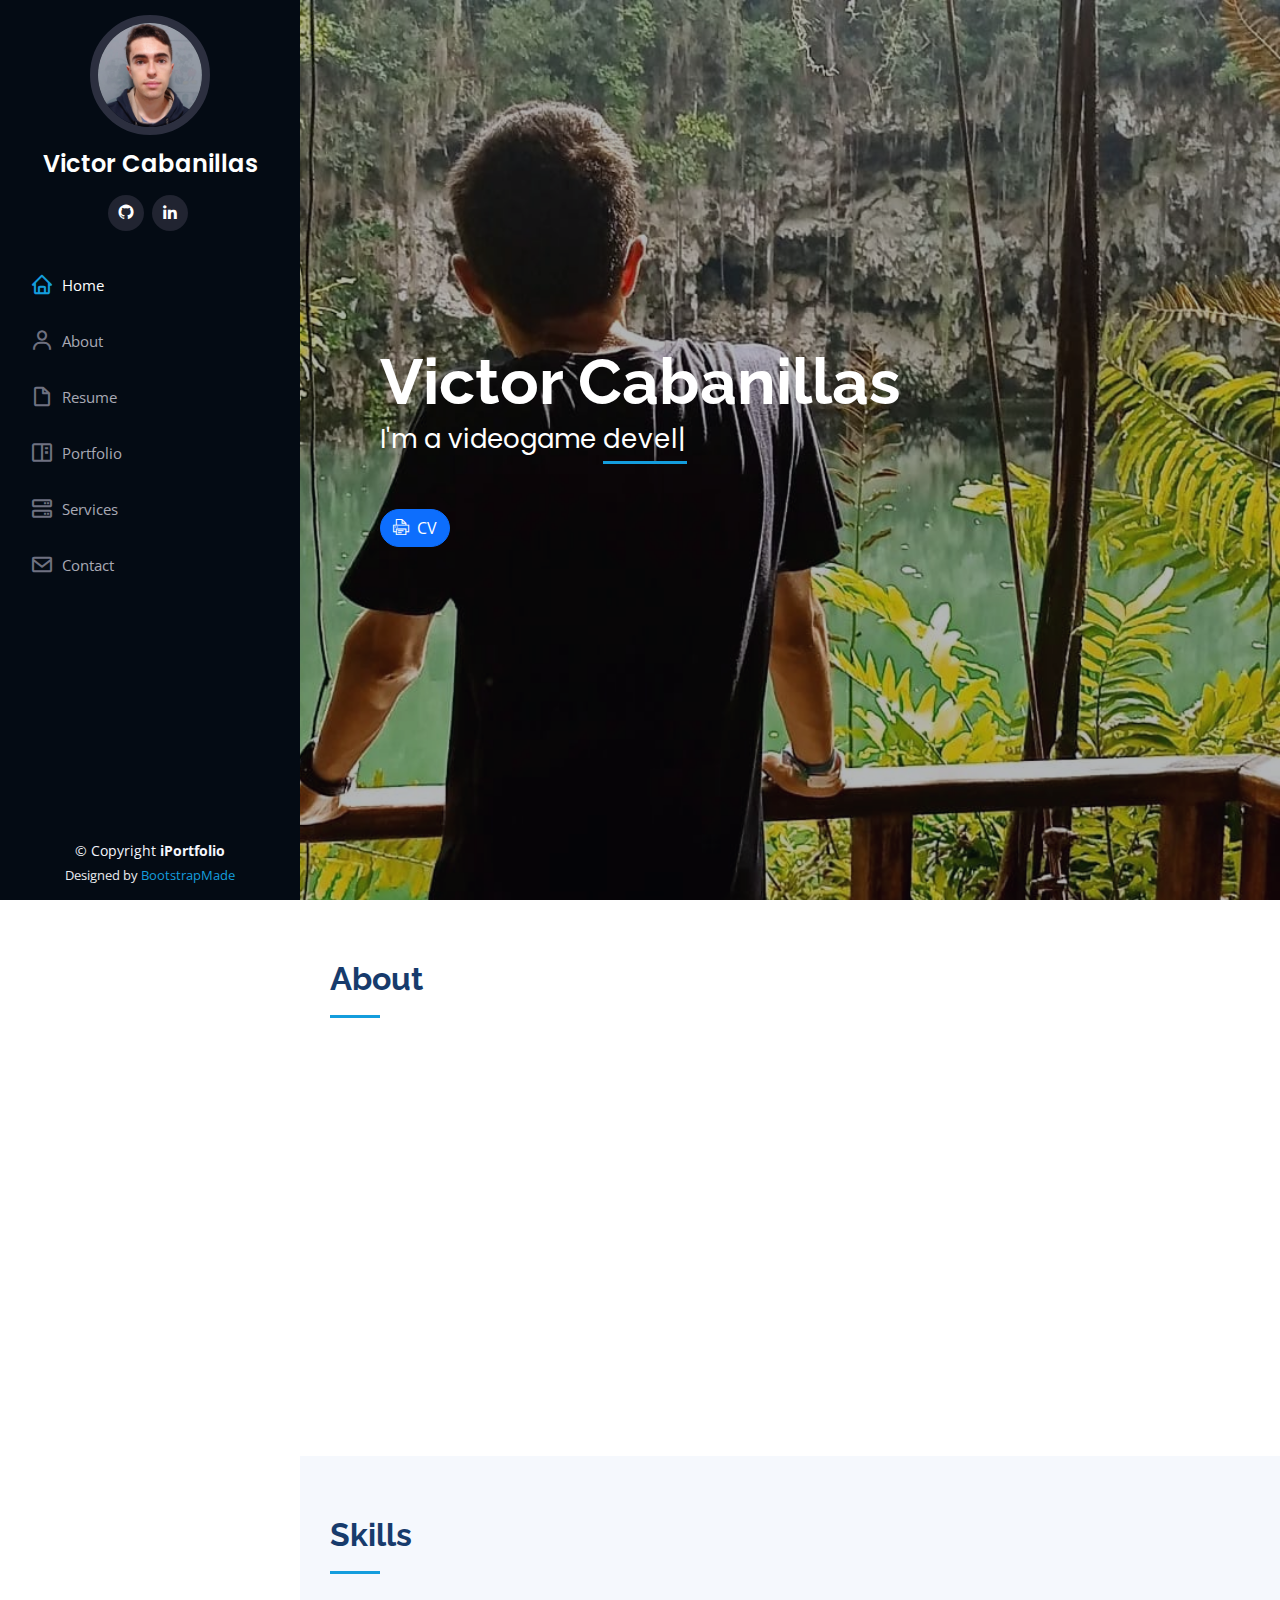
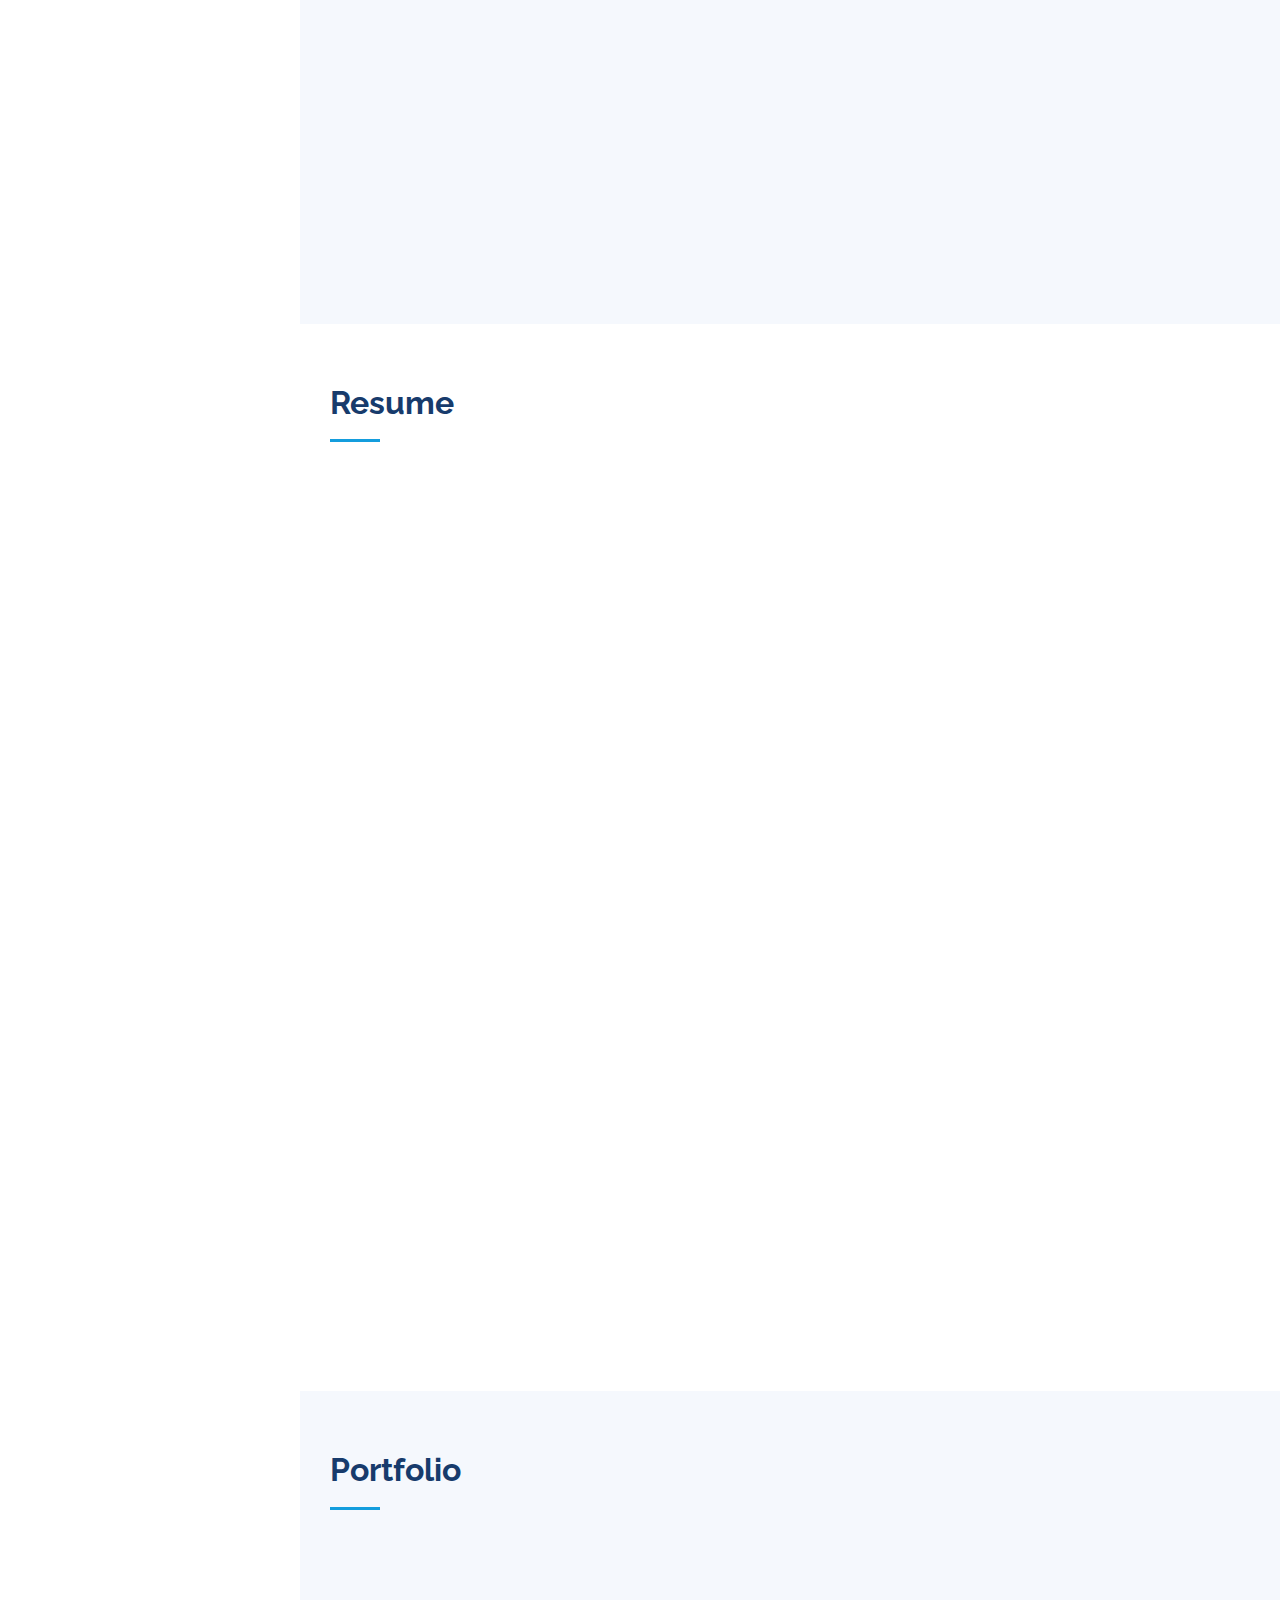
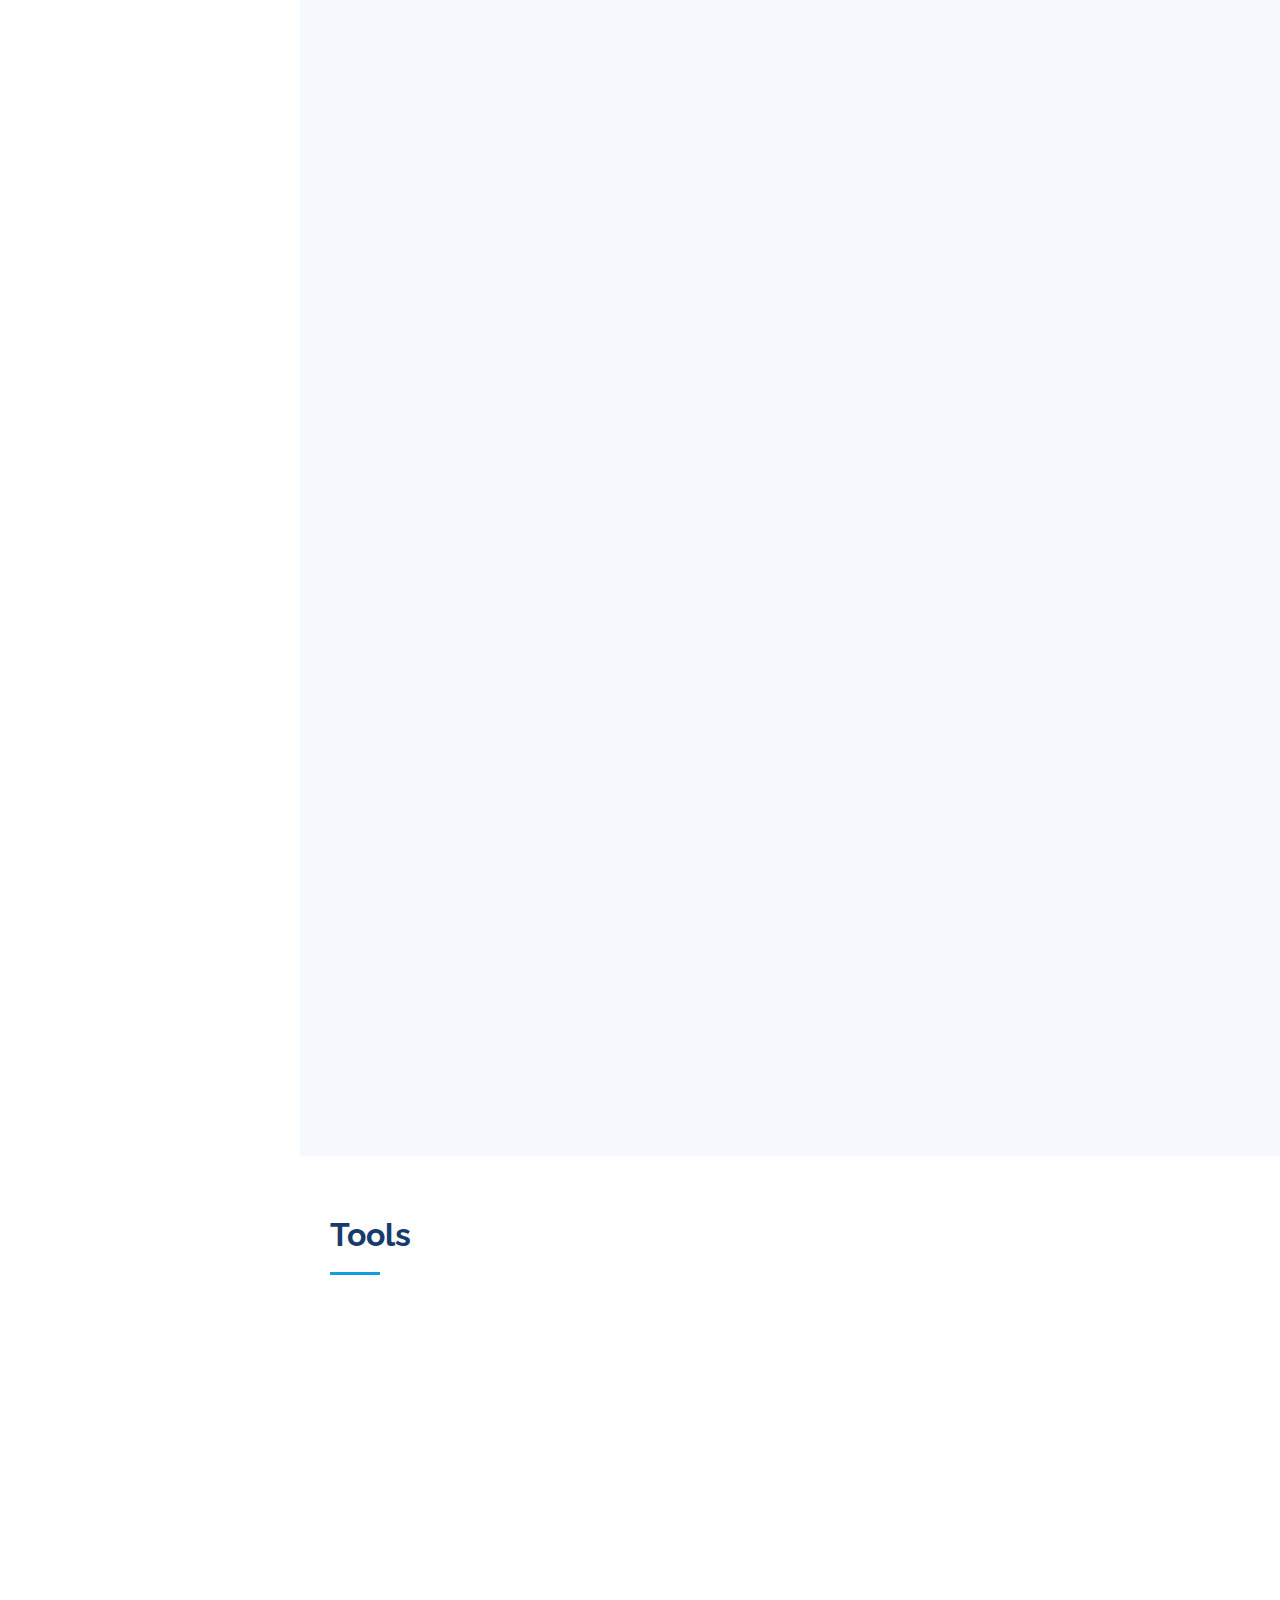
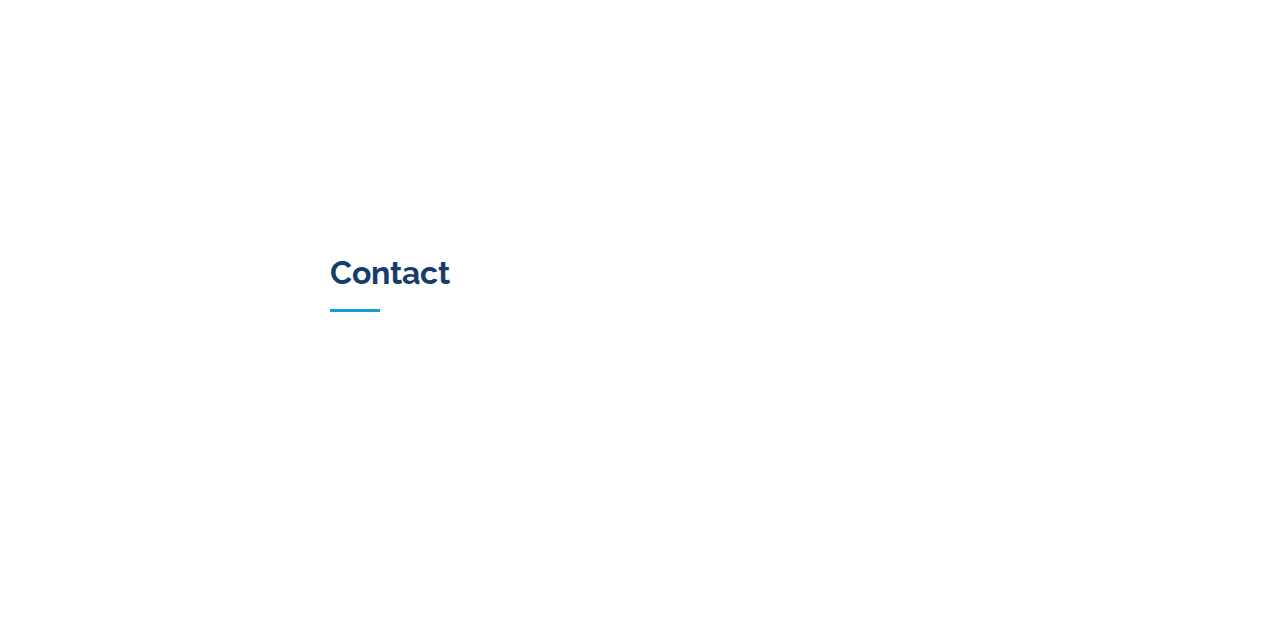
<file: index.html>
<!DOCTYPE html>
<html lang="en">

<head>
  <meta charset="utf-8">
  <meta content="width=device-width, initial-scale=1.0" name="viewport">

  <title>Portfolio Victor Cabanillas</title>
  <meta content="" name="description">
  <meta content="" name="keywords">

  <!-- Favicons -->
  <link href="assets/img/favicon.png" rel="icon">
  <link href="assets/img/apple-touch-icon.png" rel="apple-touch-icon">

  <!-- Google Fonts -->
  <link href="https://fonts.googleapis.com/css?family=Open+Sans:300,300i,400,400i,600,600i,700,700i|Raleway:300,300i,400,400i,500,500i,600,600i,700,700i|Poppins:300,300i,400,400i,500,500i,600,600i,700,700i" rel="stylesheet">

  <!-- Vendor CSS Files -->
  <link href="assets/vendor/aos/aos.css" rel="stylesheet">
  <link href="assets/vendor/bootstrap/css/bootstrap.min.css" rel="stylesheet">
  <link href="assets/vendor/bootstrap-icons/bootstrap-icons.css" rel="stylesheet">
  <link href="assets/vendor/boxicons/css/boxicons.min.css" rel="stylesheet">
  <link href="assets/vendor/glightbox/css/glightbox.min.css" rel="stylesheet">
  <link href="assets/vendor/swiper/swiper-bundle.min.css" rel="stylesheet">

  <!-- Template Main CSS File -->
  <link href="assets/css/style.css" rel="stylesheet">

  <!-- Custom-->
  <link rel="stylesheet" href="themify-icons.css">
  <link rel="stylesheet" href="CustomCSS.css">


  <!-- =======================================================
  * Template Name: iPortfolio
  * Updated: Nov 17 2023 with Bootstrap v5.3.2
  * Template URL: https://bootstrapmade.com/iportfolio-bootstrap-portfolio-websites-template/
  * Author: BootstrapMade.com
  * License: https://bootstrapmade.com/license/
  ======================================================== -->
</head>

<body>

  <!-- ======= Mobile nav toggle button ======= -->
  <i class="bi bi-list mobile-nav-toggle d-xl-none"></i>

  <!-- ======= Header ======= -->
  <header id="header">
    <div class="d-flex flex-column">

      <div class="profile">
        <img src="assets/img/profile-pic.jpg" alt="" class="img-fluid rounded-circle">
        <h1 class="text-light"><a href="index.html">Victor Cabanillas</a></h1>
        <div class="social-links mt-3 text-center">
          <a href="https://github.com/VictorCabanillas/" class="github"><i class="bx bxl-github"></i></a>
          <!--<a href="#" class="twitter"><i class="bx bxl-twitter"></i></a>
          <a href="#" class="facebook"><i class="bx bxl-facebook"></i></a>
          <a href="#" class="instagram"><i class="bx bxl-instagram"></i></a>
          <a href="#" class="google-plus"><i class="bx bxl-skype"></i></a> -->
          <a href="https://www.linkedin.com/in/victorcabanillassolis/" class="linkedin"><i class="bx bxl-linkedin"></i></a>
        </div>
      </div>

      <nav id="navbar" class="nav-menu navbar">
        <ul>
          <li><a href="#hero" class="nav-link scrollto active"><i class="bx bx-home"></i> <span>Home</span></a></li>
          <li><a href="#about" class="nav-link scrollto"><i class="bx bx-user"></i> <span>About</span></a></li>
          <li><a href="#resume" class="nav-link scrollto"><i class="bx bx-file-blank"></i> <span>Resume</span></a></li>
          <li><a href="#portfolio" class="nav-link scrollto"><i class="bx bx-book-content"></i> <span>Portfolio</span></a></li>
          <li><a href="#services" class="nav-link scrollto"><i class="bx bx-server"></i> <span>Services</span></a></li>
          <li><a href="#contact" class="nav-link scrollto"><i class="bx bx-envelope"></i> <span>Contact</span></a></li>
        </ul>
      </nav><!-- .nav-menu -->
    </div>
  </header><!-- End Header -->

  <!-- ======= Hero Section ======= -->
  <section id="hero" class="d-flex flex-column justify-content-center align-items-center">
    <div class="hero-container" data-aos="fade-in">
      <h1>Victor Cabanillas</h1>
      <p>I'm a videogame <span class="typed" data-typed-items="developer, designer, enthusiast"></span></p>
      <button class="btn btn-primary btn-rounded" onclick="window.open('assets/CV_Victor_Cabanillas.pdf');"> <i class="ti-printer pr-2"> </i> CV </button>
    </div>
  </section><!-- End Hero -->

  <main id="main">

    <!-- ======= About Section ======= -->
    <section id="about" class="about">
      <div class="container">

        <div class="section-title">
          <h2>About</h2>
        </div>

        <div class="row">
          <div class="col-lg-4" data-aos="fade-right">
            <img src="assets/img/profile-pic.jpg" class="img-fluid" alt="">
          </div>
          <div class="col-lg-8 pt-4 pt-lg-0 content" data-aos="fade-left">
            <h3>Game Developer</h3>
            <p class="fst-italic">
              Graduated in Design and Development of video games by the URJC, passionate about programming, AI and videogames. I would love to develop myself in this field professionally and keep growing and learning.
              <br> <br>
            </p>
            <div class="row">
              <div class="col-lg-6">
                <ul>
                  <li><i class="bi bi-chevron-right"></i> <strong>Website:</strong> <span>victorcabanillas.github.io</span> <br></li>
                  <li><i class="bi bi-chevron-right"></i> <strong>Mail:</strong> <span>vector.uno4@gmail.com</span> <br></li>
                  <li><i class="bi bi-chevron-right"></i> <strong>Phone:</strong> <span>+34 638 816 248</span> <br></li>
                  <li><i class="bi bi-chevron-right"></i> <strong>City:</strong> <span>Madrid, Spain</span> <br></li>
                </ul>
              </div>
              <div class="col-lg-6">
                <ul>

                </ul>
              </div>
            </div>
          </div>
        </div>

      </div>
    </section><!-- End About Section -->

    
    <!-- ======= Facts Section ======= -->
    <!--
    <section id="facts" class="facts">
      <div class="container">

        <div class="section-title">
          <h2>Facts</h2>
          <p>Magnam dolores commodi suscipit. Necessitatibus eius consequatur ex aliquid fuga eum quidem. Sit sint consectetur velit. Quisquam quos quisquam cupiditate. Et nemo qui impedit suscipit alias ea. Quia fugiat sit in iste officiis commodi quidem hic quas.</p>
        </div>

        <div class="row no-gutters">

          <div class="col-lg-3 col-md-6 d-md-flex align-items-md-stretch" data-aos="fade-up">
            <div class="count-box">
              <i class="bi bi-emoji-smile"></i>
              <span data-purecounter-start="0" data-purecounter-end="232" data-purecounter-duration="1" class="purecounter"></span>
              <p><strong>Happy Clients</strong> consequuntur quae</p>
            </div>
          </div>

          <div class="col-lg-3 col-md-6 d-md-flex align-items-md-stretch" data-aos="fade-up" data-aos-delay="100">
            <div class="count-box">
              <i class="bi bi-journal-richtext"></i>
              <span data-purecounter-start="0" data-purecounter-end="521" data-purecounter-duration="1" class="purecounter"></span>
              <p><strong>Projects</strong> adipisci atque cum quia aut</p>
            </div>
          </div>

          <div class="col-lg-3 col-md-6 d-md-flex align-items-md-stretch" data-aos="fade-up" data-aos-delay="200">
            <div class="count-box">
              <i class="bi bi-headset"></i>
              <span data-purecounter-start="0" data-purecounter-end="1453" data-purecounter-duration="1" class="purecounter"></span>
              <p><strong>Hours Of Support</strong> aut commodi quaerat</p>
            </div>
          </div>

          <div class="col-lg-3 col-md-6 d-md-flex align-items-md-stretch" data-aos="fade-up" data-aos-delay="300">
            <div class="count-box">
              <i class="bi bi-people"></i>
              <span data-purecounter-start="0" data-purecounter-end="32" data-purecounter-duration="1" class="purecounter"></span>
              <p><strong>Hard Workers</strong> rerum asperiores dolor</p>
            </div>
          </div>

        </div>

      </div>
    </section><!-- End Facts Section -->


    <!-- ======= Skills Section ======= -->
    <section id="skills" class="skills section-bg">
      <div class="container">

        <div class="section-title">
          <h2>Skills</h2>
        </div>

        <div class="row skills-content">

          <div class="col-lg-6" data-aos="fade-up">

            <div class="progress">
              <span class="skill">C# <i class="val">100%</i></span>
              <div class="progress-bar-wrap">
                <div class="progress-bar" role="progressbar" aria-valuenow="100" aria-valuemin="0" aria-valuemax="100"></div>
              </div>
            </div>

            <div class="progress">
              <span class="skill">C++ <i class="val">90%</i></span>
              <div class="progress-bar-wrap">
                <div class="progress-bar" role="progressbar" aria-valuenow="90" aria-valuemin="0" aria-valuemax="100"></div>
              </div>
            </div>

            <div class="progress">
              <span class="skill">Java <i class="val">90%</i></span>
              <div class="progress-bar-wrap">
                <div class="progress-bar" role="progressbar" aria-valuenow="90" aria-valuemin="0" aria-valuemax="100"></div>
              </div>
            </div>

            <div class="progress">
              <span class="skill">Python <i class="val">90%</i></span>
              <div class="progress-bar-wrap">
                <div class="progress-bar" role="progressbar" aria-valuenow="90" aria-valuemin="0" aria-valuemax="100"></div>
              </div>
            </div>

          </div>

          <div class="col-lg-6" data-aos="fade-up" data-aos-delay="100">

            <div class="progress">
              <span class="skill">HTML <i class="val">80%</i></span>
              <div class="progress-bar-wrap">
                <div class="progress-bar" role="progressbar" aria-valuenow="80" aria-valuemin="0" aria-valuemax="100"></div>
              </div>
            </div>

            <div class="progress">
              <span class="skill">CSS <i class="val">80%</i></span>
              <div class="progress-bar-wrap">
                <div class="progress-bar" role="progressbar" aria-valuenow="80" aria-valuemin="0" aria-valuemax="100"></div>
              </div>
            </div>

            <div class="progress">
              <span class="skill">JavaScript <i class="val">70%</i></span>
              <div class="progress-bar-wrap">
                <div class="progress-bar" role="progressbar" aria-valuenow="70" aria-valuemin="0" aria-valuemax="100"></div>
              </div>
            </div>

            <div class="progress">
              <span class="skill">SQL <i class="val">80%</i></span>
              <div class="progress-bar-wrap">
                <div class="progress-bar" role="progressbar" aria-valuenow="80" aria-valuemin="0" aria-valuemax="100"></div>
              </div>
            </div>

          </div>

        </div>

      </div>
    </section><!-- End Skills Section -->

    <!-- ======= Resume Section ======= -->
    <section id="resume" class="resume">
      <div class="container">

        <div class="section-title">
          <h2>Resume</h2>
        </div>

        <div class="row">
          <div class="col-lg-6" data-aos="fade-up">
            <h3 class="resume-title">Sumary</h3>
            <div class="resume-item pb-0">
              <h4>Victor Cabanillas</h4>
              <p><em>Graduated in Design and Development of video games by the URJC, passionate about programming, AI and videogames. I would love to develop myself in this field professionally and keep growing and learning.
              </em></p>
              <ul>
                <li>Madrid, Spain</li>
                <li>638 816 248</li>
                <li>vector.uno4@gmail.com</li>
              </ul>
            </div>

            <h3 class="resume-title">Education</h3>
            <div class="resume-item">
              <h4>Videogame Development and Design Degree</h4>
              <h5>2020 - 2024</h5>
              <p><em>Higher Technical School of Computer Engineering (ETSII), University Rey Juan Carlos</em></p>
              <p>During this training I have learned subjects and tools that have allowed me to develop and conceive a video game, design the environment in which the action will take place, create the characters, program each and every aspect of the game, organize the possible participation of network players, apply it to a specific platform or mobile device, etc.</p>
            </div>
            <div class="resume-item">
              <h4>Technological High School</h4>
              <h5>2018 - 2020</h5>
              <p><em>IES La Senda</em></p>
            </div>
          </div>
          <div class="col-lg-6" data-aos="fade-up" data-aos-delay="100">
            <h3 class="resume-title">Professional Experience</h3>
            <div class="resume-item">
              <h4>Lead Programmer</h4>
              <h5>2023 - Present</h5>
              <p><em>Melocotonero Studio </em></p>
              <ul>
                <li>Lead in the design, development, and implementation of the game mechanics and systems</li>
                <li>Work with and coordinate a group of 6 people focused on different branches of development </li>
                <li>Supervise the work made by everyone and work with them to integrate it to the final product</li>
                <li>Create a database that contains player information as well as their game progress</li>
                <li>Polishing and fixing all aspects of the game</li>
              </ul>
            </div>
            <div class="resume-item">
              <h4>Sales Assistant</h4>
              <h5>2022</h5>
              <p><em>FNAC, Madrid</em></p>
              <ul>
                <li>Customer Service</li>
                <li>Product recommendation and guidance</li>
                <li>Sales of services or customer solutions (loyalty card, insurance, financing, etc)</li>
                <li>Other tasks related to the buying and selling process</li>
              </ul>
            </div>
          </div>
        </div>

      </div>
    </section><!-- End Resume Section -->

    <!-- ======= Portfolio Section ======= -->
    <section id="portfolio" class="portfolio section-bg">
      <div class="container">

        <div class="section-title">
          <h2>Portfolio</h2>
        </div>

        <div class="row" data-aos="fade-up">
          <div class="col-lg-12 d-flex justify-content-center">
            <ul id="portfolio-flters">
              <li data-filter="*" class="filter-active">All</li>
              <li data-filter=".filter-games">Games</li>
              <li data-filter=".filter-app">Apps</li>
              <li data-filter=".filter-other">Other</li>
            </ul>
          </div>
        </div>

        <div class="row portfolio-container" data-aos="fade-up" data-aos-delay="100">

          <div class="col-lg-4 col-md-6 portfolio-item filter-games">
            <div class="portfolio-wrap">
              <img src="assets/img/portfolio/EndlessDream.jpg" class="img-fluid" alt="">
              <div class="portfolio-links">
                <a href="assets/img/portfolio/EndlessDream.jpg" data-gallery="portfolioGallery" class="portfolio-lightbox" title="Endless Dream, Videogame by Melocotonero Studio, currently on development"><i class="bx bx-plus"></i></a>
                <a href="Portfolio-EndlessDream.html" title="More Details"><i class="bx bx-link"></i></a>
              </div>
            </div>
          </div>

          <div class="col-lg-4 col-md-6 portfolio-item filter-games filter-app">
            <div class="portfolio-wrap">
              <img src="assets/img/portfolio/TriviaMoviles.jpeg" class="img-fluid" alt="">
              <div class="portfolio-links">
                <a href="assets/img/portfolio/TriviaMoviles.jpeg" data-gallery="portfolioGallery" class="portfolio-lightbox" title="Trivia application using, Android Studio and Jetpack Compose"><i class="bx bx-plus"></i></a>
                <a href="Portfolio-Trivia.html" title="More Details"><i class="bx bx-link"></i></a>
              </div>
            </div>
          </div>

          <div class="col-lg-4 col-md-6 portfolio-item filter-games filter-app">
            <div class="portfolio-wrap">
              <img src="assets/img/portfolio/WordleMoviles.jpeg" class="img-fluid" alt="">
              <div class="portfolio-links">
                <a href="assets/img/portfolio/WordleMoviles.png" data-gallery="portfolioGallery" class="portfolio-lightbox" title="Wordle-like game made using Flutter and connecting to external words API"><i class="bx bx-plus"></i></a>
                <a href="Portfolio-Wordle.html" title="More Details"><i class="bx bx-link"></i></a>
              </div>
            </div>
          </div>

          <div class="col-lg-4 col-md-6 portfolio-item filter-games">
            <div class="portfolio-wrap">
              <img src="assets/img/portfolio/CapturaBallance.png" class="img-fluid" alt="">
              <div class="portfolio-links">
                <a href="assets/img/portfolio/CapturaBallance.png" data-gallery="portfolioGallery" class="portfolio-lightbox" title="Mobile game made with Unity in which you have to use the device's Gyroscope or Accelerometer to rotate a platform to score a point inside a hole "><i class="bx bx-plus"></i></a>
                <a href="Portfolio-Ballance.html" title="More Details"><i class="bx bx-link"></i></a>
              </div>
            </div>
          </div>

          <div class="col-lg-4 col-md-6 portfolio-item filter-other">
            <div class="portfolio-wrap">
              <img src="assets/img/portfolio/CapturaIAPracticas.PNG" class="img-fluid" alt="">
              <div class="portfolio-links">
                <a href="assets/img/portfolio/CapturaIAPracticas.PNG" data-gallery="portfolioGallery" class="portfolio-lightbox" title="A-star and Q-learning pathfinding algorithms"><i class="bx bx-plus"></i></a>
                <a href="Portfolio-IA.html" title="More Details"><i class="bx bx-link"></i></a>
              </div>
            </div>
          </div>

          <div class="col-lg-4 col-md-6 portfolio-item filter-games">
            <div class="portfolio-wrap">
              <img src="assets/img/portfolio/CapturaEntornos.PNG" class="img-fluid" alt="">
              <div class="portfolio-links">
                <a href="assets/img/portfolio/CapturaEntornos.PNG" data-gallery="portfolioGallery" class="portfolio-lightbox" title="Multiplayer fighting game with 3 different characters and up to 4 players"><i class="bx bx-plus"></i></a>
                <a href="Portfolio-Entornos.html" title="More Details"><i class="bx bx-link"></i></a>
              </div>
            </div>
          </div>

          <div class="col-lg-4 col-md-6 portfolio-item filter-other">
            <div class="portfolio-wrap">
              <img src="assets/img/portfolio/musicBotImage2.png" class="img-fluid" alt="">
              <div class="portfolio-links">
                <a href="assets/img/portfolio/musicBotImage2.png" data-gallery="portfolioGallery" class="portfolio-lightbox" title="Discord music bot that plays music from YouTube, Spotify, etc"><i class="bx bx-plus"></i></a>
                <a href="Portfolio-DiscordBot.html" title="More Details"><i class="bx bx-link"></i></a>
              </div>
            </div>
          </div>

          <div class="col-lg-4 col-md-6 portfolio-item filter-games">
            <div class="portfolio-wrap">
              <img src="assets/img/portfolio/CapturaBeatSaber3.PNG" class="img-fluid" alt="">
              <div class="portfolio-links">
                <a href="assets/img/portfolio/CapturaBeatSaber3.PNG" data-gallery="portfolioGallery" class="portfolio-lightbox" title="VR Beat Saber Recreation with procedural generation using Sound React API"><i class="bx bx-plus"></i></a>
                <a href="Portfolio-BeatSaber.html" title="More Details"><i class="bx bx-link"></i></a>
              </div>
            </div>
          </div>

          <div class="col-lg-4 col-md-6 portfolio-item filter-games filter-other">
            <div class="portfolio-wrap">
              <img src="assets/img/portfolio/CapturaJuegoPA.PNG" class="img-fluid" alt="">
              <div class="portfolio-links">
                <a href="assets/img/portfolio/CapturaJuegoPA.PNG" data-gallery="portfolioGallery" class="portfolio-lightbox" title="Custom made render engine used to make a small game"><i class="bx bx-plus"></i></a>
                <a href="Portfolio-PA.html" title="More Details"><i class="bx bx-link"></i></a>
              </div>
            </div>
          </div>

          <div class="col-lg-4 col-md-6 portfolio-item filter-other">
            <div class="portfolio-wrap">
              <img src="assets/img/portfolio/CapturaPikmin.PNG" class="img-fluid" alt="">
              <div class="portfolio-links">
                <a href="assets/img/portfolio/CapturaPikmin.PNG" data-gallery="portfolioGallery" class="portfolio-lightbox" title="Personal project recreating Nintendo´s Pikmin mechanics, WIP"><i class="bx bx-plus"></i></a>
                <a href="Portfolio-Pikmin.html" title="More Details"><i class="bx bx-link"></i></a>
              </div>
            </div>
          </div>

          <div class="col-lg-4 col-md-6 portfolio-item filter-other">
            <div class="portfolio-wrap">
              <img src="assets/img/portfolio/CapturaComportamientos.PNG" class="img-fluid" alt="">
              <div class="portfolio-links">
                <a href="assets/img/portfolio/CapturaComportamientos.PNG" data-gallery="portfolioGallery" class="portfolio-lightbox" title="Creating a police character behaviour and interactions using Behaviour API alongside with Behaviour Trees and State Machines"><i class="bx bx-plus"></i></a>
                <a href="Portfolio-Comportamientos.html" title="More Details"><i class="bx bx-link"></i></a>
              </div>
            </div>
          </div>


        </div>

      </div>
    </section><!-- End Portfolio Section -->

    <!-- ======= Services Section ======= -->
    <section id="services" class="services">
      <div class="container">

        <div class="section-title">
          <h2>Tools</h2>
        </div>

        <div class="row">
          <div class="col-lg-4 col-md-6 icon-box" data-aos="fade-up">
            <div class="icon"><i class="bx bxl-unity"></i></div>
            <h4 class="title"><a href="">Unity</a></h4>
            <p class="description"> The main videogame engine I use, where most of my games and projects are made</p>
          </div>
          <div class="col-lg-4 col-md-6 icon-box" data-aos="fade-up" data-aos-delay="100">
            <div class="icon"><i class="bx bxl-visual-studio"></i></div>
            <h4 class="title"><a href="">Visual Studio & VS Code</a></h4>
            <p class="description">Two of my main coding programs, Visual Studio for C# and VS Code for other languages such as Python, HTML, etc</p>
          </div>
          <div class="col-lg-4 col-md-6 icon-box" data-aos="fade-up" data-aos-delay="200">
            <div class="icon"><i class="bx bxl-github"></i></div>
            <h4 class="title"><a href="">Github</a></h4>
            <p class="description">Mainly using github desktop to manage my projects and repositories</p>
          </div>
          <div class="col-lg-4 col-md-6 icon-box" data-aos="fade-up" data-aos-delay="300">
            <div class="icon"><i class="bx bxl-trello"></i></div>
            <h4 class="title"><a href="">Trello</a></h4>
            <p class="description">I use trello for project management, planning, tracking and team collaboration as well as organizing and assigning tasks.</p>
          </div>
          <div class="col-lg-4 col-md-6 icon-box" data-aos="fade-up" data-aos-delay="400">
            <div class="icon"><i class="bx bxl-android"></i></div>
            <h4 class="title"><a href="">Android Studio</a></h4>
            <p class="description">Another coding program used in some of my mobile apps and games</p>
          </div>
          <div class="col-lg-4 col-md-6 icon-box" data-aos="fade-up" data-aos-delay="500">
            <div class="icon"><i class="bx bxs-joystick"></i></div>
            <h4 class="title"><a href="">Unreal Engine</a></h4>
            <p class="description">Another videogame engine I'm currently learning where I can apply some of my knoledge from Unity</p>
          </div>
        </div>

      </div>
    </section><!-- End Services Section -->

    <!-- ======= Testimonials Section ======= -->
    <!--
    <section id="testimonials" class="testimonials section-bg">
      <div class="container">

        <div class="section-title">
          <h2>Testimonials</h2>
          <p>Magnam dolores commodi suscipit. Necessitatibus eius consequatur ex aliquid fuga eum quidem. Sit sint consectetur velit. Quisquam quos quisquam cupiditate. Et nemo qui impedit suscipit alias ea. Quia fugiat sit in iste officiis commodi quidem hic quas.</p>
        </div>

        <div class="testimonials-slider swiper" data-aos="fade-up" data-aos-delay="100">
          <div class="swiper-wrapper">

            <div class="swiper-slide">
              <div class="testimonial-item" data-aos="fade-up">
                <p>
                  <i class="bx bxs-quote-alt-left quote-icon-left"></i>
                  Proin iaculis purus consequat sem cure digni ssim donec porttitora entum suscipit rhoncus. Accusantium quam, ultricies eget id, aliquam eget nibh et. Maecen aliquam, risus at semper.
                  <i class="bx bxs-quote-alt-right quote-icon-right"></i>
                </p>
                <img src="assets/img/testimonials/testimonials-1.jpg" class="testimonial-img" alt="">
                <h3>Saul Goodman</h3>
                <h4>Ceo &amp; Founder</h4>
              </div>
            </div><!-- End testimonial item _->

            <div class="swiper-slide">
              <div class="testimonial-item" data-aos="fade-up" data-aos-delay="100">
                <p>
                  <i class="bx bxs-quote-alt-left quote-icon-left"></i>
                  Export tempor illum tamen malis malis eram quae irure esse labore quem cillum quid cillum eram malis quorum velit fore eram velit sunt aliqua noster fugiat irure amet legam anim culpa.
                  <i class="bx bxs-quote-alt-right quote-icon-right"></i>
                </p>
                <img src="assets/img/testimonials/testimonials-2.jpg" class="testimonial-img" alt="">
                <h3>Sara Wilsson</h3>
                <h4>Designer</h4>
              </div>
            </div><!-- End testimonial item _->

            <div class="swiper-slide">
              <div class="testimonial-item" data-aos="fade-up" data-aos-delay="200">
                <p>
                  <i class="bx bxs-quote-alt-left quote-icon-left"></i>
                  Enim nisi quem export duis labore cillum quae magna enim sint quorum nulla quem veniam duis minim tempor labore quem eram duis noster aute amet eram fore quis sint minim.
                  <i class="bx bxs-quote-alt-right quote-icon-right"></i>
                </p>
                <img src="assets/img/testimonials/testimonials-3.jpg" class="testimonial-img" alt="">
                <h3>Jena Karlis</h3>
                <h4>Store Owner</h4>
              </div>
            </div><!-- End testimonial item _->

            <div class="swiper-slide">
              <div class="testimonial-item" data-aos="fade-up" data-aos-delay="300">
                <p>
                  <i class="bx bxs-quote-alt-left quote-icon-left"></i>
                  Fugiat enim eram quae cillum dolore dolor amet nulla culpa multos export minim fugiat minim velit minim dolor enim duis veniam ipsum anim magna sunt elit fore quem dolore labore illum veniam.
                  <i class="bx bxs-quote-alt-right quote-icon-right"></i>
                </p>
                <img src="assets/img/testimonials/testimonials-4.jpg" class="testimonial-img" alt="">
                <h3>Matt Brandon</h3>
                <h4>Freelancer</h4>
              </div>
            </div><!-- End testimonial item _->

            <div class="swiper-slide">
              <div class="testimonial-item" data-aos="fade-up" data-aos-delay="400">
                <p>
                  <i class="bx bxs-quote-alt-left quote-icon-left"></i>
                  Quis quorum aliqua sint quem legam fore sunt eram irure aliqua veniam tempor noster veniam enim culpa labore duis sunt culpa nulla illum cillum fugiat legam esse veniam culpa fore nisi cillum quid.
                  <i class="bx bxs-quote-alt-right quote-icon-right"></i>
                </p>
                <img src="assets/img/testimonials/testimonials-5.jpg" class="testimonial-img" alt="">
                <h3>John Larson</h3>
                <h4>Entrepreneur</h4>
              </div>
            </div><!-- End testimonial item _->

          </div>
          <div class="swiper-pagination"></div>
        </div>

      </div>
    </section><!-- End Testimonials Section -->

    <!-- ======= Contact Section ======= -->
    <section id="contact" class="contact">
      <div class="container">

        <div class="section-title">
          <h2>Contact</h2>
        </div>

        <div class="row" data-aos="fade-in">

          <div class="col-md-4 d-flex align-items-stretch">
            <div class="info">
              <div class="address">
                <i class="bi bi-geo-alt"></i>
                <h4>Location:</h4>
                <p>Madrid,Spain</p>
              </div>
            </div>
          </div>

              <div class="col-md-4 d-flex align-items-stretch">
                <div class="info">
              <div class="email">
                <i class="bi bi-envelope"></i>
                <h4>Email:</h4>
                <p>vector.uno4@gmail.com</p>
              </div>
            </div>
          </div>

              <div class="col-md-4 d-flex align-items-stretch">
                <div class="info">
              <div class="phone">
                <i class="bi bi-phone"></i>
                <h4>Call:</h4>
                <p>+34 638 816 248</p>
              </div>
            </div>
          </div>

              <!--<iframe src="https://www.google.com/maps/embed?pb=!1m14!1m8!1m3!1d12097.433213460943!2d-74.0062269!3d40.7101282!3m2!1i1024!2i768!4f13.1!3m3!1m2!1s0x0%3A0xb89d1fe6bc499443!2sDowntown+Conference+Center!5e0!3m2!1smk!2sbg!4v1539943755621" frameborder="0" style="border:0; width: 100%; height: 290px;" allowfullscreen></iframe>-->
            </div>

          </div>

          <!--
          <div class="col-lg-7 mt-5 mt-lg-0 d-flex align-items-stretch">
            <form action="forms/contact.php" method="post" role="form" class="php-email-form">
              <div class="row">
                <div class="form-group col-md-6">
                  <label for="name">Your Name</label>
                  <input type="text" name="name" class="form-control" id="name" required>
                </div>
                <div class="form-group col-md-6">
                  <label for="name">Your Email</label>
                  <input type="email" class="form-control" name="email" id="email" required>
                </div>
              </div>
              <div class="form-group">
                <label for="name">Subject</label>
                <input type="text" class="form-control" name="subject" id="subject" required>
              </div>
              <div class="form-group">
                <label for="name">Message</label>
                <textarea class="form-control" name="message" rows="10" required></textarea>
              </div>
              <div class="my-3">
                <div class="loading">Loading</div>
                <div class="error-message"></div>
                <div class="sent-message">Your message has been sent. Thank you!</div>
              </div>
              <div class="text-center"><button type="submit">Send Message</button></div>
            </form>
          </div>
        -->
        </div>

      </div>
    </section><!-- End Contact Section -->

  </main><!-- End #main -->

  <!-- ======= Footer ======= -->
  <footer id="footer">
    <div class="container">
      <div class="copyright">
        &copy; Copyright <strong><span>iPortfolio</span></strong>
      </div>
      <div class="credits">
        <!-- All the links in the footer should remain intact. -->
        <!-- You can delete the links only if you purchased the pro version. -->
        <!-- Licensing information: https://bootstrapmade.com/license/ -->
        <!-- Purchase the pro version with working PHP/AJAX contact form: https://bootstrapmade.com/iportfolio-bootstrap-portfolio-websites-template/ -->
        Designed by <a href="https://bootstrapmade.com/">BootstrapMade</a>
      </div>
    </div>
  </footer><!-- End  Footer -->

  <a href="#" class="back-to-top d-flex align-items-center justify-content-center"><i class="bi bi-arrow-up-short"></i></a>

  <!-- Vendor JS Files -->
  <script src="assets/vendor/purecounter/purecounter_vanilla.js"></script>
  <script src="assets/vendor/aos/aos.js"></script>
  <script src="assets/vendor/bootstrap/js/bootstrap.bundle.min.js"></script>
  <script src="assets/vendor/glightbox/js/glightbox.min.js"></script>
  <script src="assets/vendor/isotope-layout/isotope.pkgd.min.js"></script>
  <script src="assets/vendor/swiper/swiper-bundle.min.js"></script>
  <script src="assets/vendor/typed.js/typed.umd.js"></script>
  <script src="assets/vendor/waypoints/noframework.waypoints.js"></script>
  <script src="assets/vendor/php-email-form/validate.js"></script>

  <!-- Template Main JS File -->
  <script src="assets/js/main.js"></script>

</body>

</html>
</file>
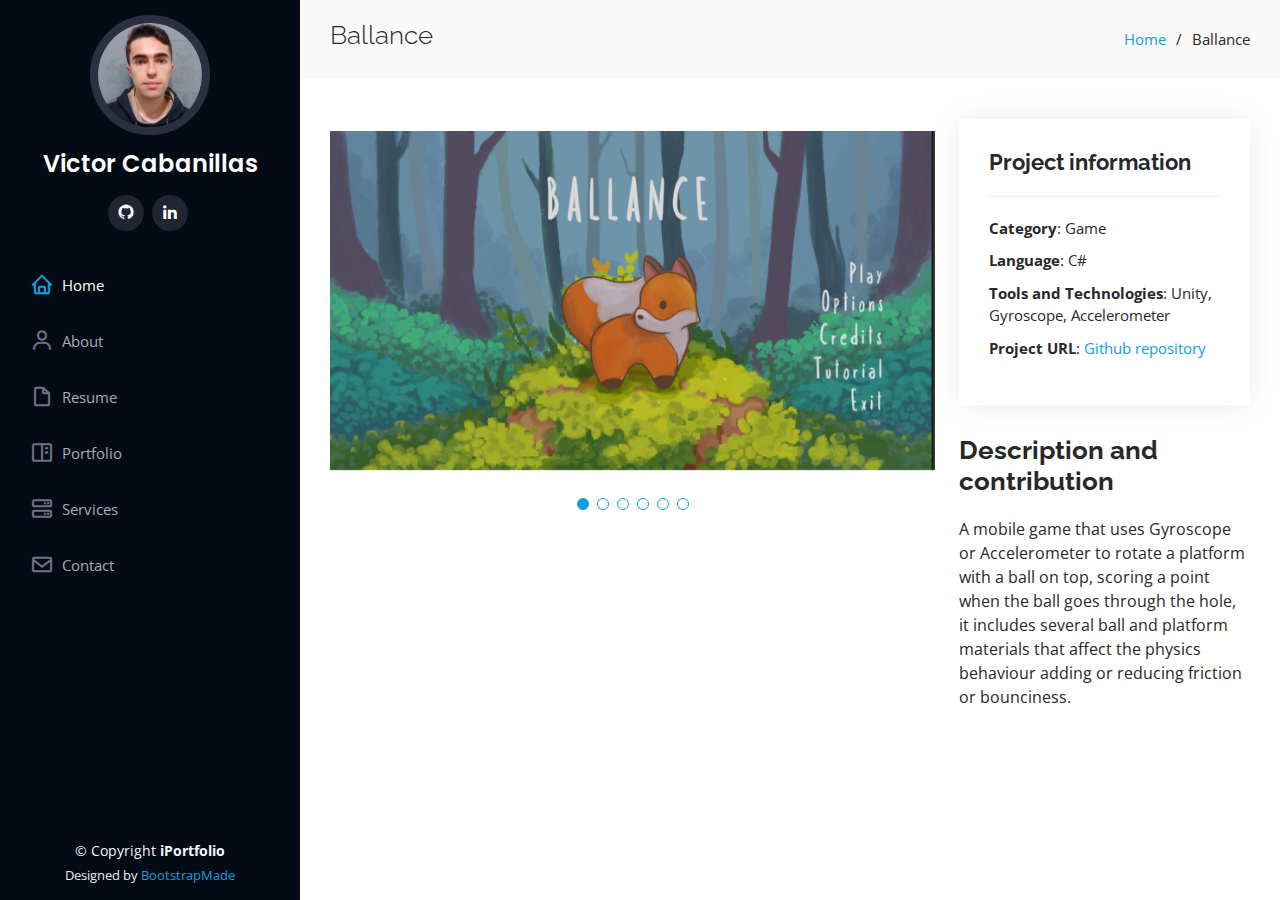
<file: Portfolio-Ballance.html>
<!DOCTYPE html>
<html lang="en">

<head>
  <meta charset="utf-8">
  <meta content="width=device-width, initial-scale=1.0" name="viewport">

  <title>Ballance</title>
  <meta content="" name="description">
  <meta content="" name="keywords">

  <!-- Favicons -->
  <link href="assets/img/favicon.png" rel="icon">
  <link href="assets/img/apple-touch-icon.png" rel="apple-touch-icon">

  <!-- Google Fonts -->
  <link href="https://fonts.googleapis.com/css?family=Open+Sans:300,300i,400,400i,600,600i,700,700i|Raleway:300,300i,400,400i,500,500i,600,600i,700,700i|Poppins:300,300i,400,400i,500,500i,600,600i,700,700i" rel="stylesheet">

  <!-- Vendor CSS Files -->
  <link href="assets/vendor/aos/aos.css" rel="stylesheet">
  <link href="assets/vendor/bootstrap/css/bootstrap.min.css" rel="stylesheet">
  <link href="assets/vendor/bootstrap-icons/bootstrap-icons.css" rel="stylesheet">
  <link href="assets/vendor/boxicons/css/boxicons.min.css" rel="stylesheet">
  <link href="assets/vendor/glightbox/css/glightbox.min.css" rel="stylesheet">
  <link href="assets/vendor/swiper/swiper-bundle.min.css" rel="stylesheet">

  <!-- Template Main CSS File -->
  <link href="assets/css/style.css" rel="stylesheet">

  <!-- =======================================================
  * Template Name: iPortfolio
  * Updated: Nov 17 2023 with Bootstrap v5.3.2
  * Template URL: https://bootstrapmade.com/iportfolio-bootstrap-portfolio-websites-template/
  * Author: BootstrapMade.com
  * License: https://bootstrapmade.com/license/
  ======================================================== -->
</head>

<body>

  <!-- ======= Mobile nav toggle button ======= -->
  <i class="bi bi-list mobile-nav-toggle d-xl-none"></i>

  <!-- ======= Header ======= -->
  <header id="header">
    <div class="d-flex flex-column">

      <div class="profile">
        <img src="assets/img/profile-pic.jpg" alt="" class="img-fluid rounded-circle">
        <h1 class="text-light"><a href="index.html">Victor Cabanillas</a></h1>
        <div class="social-links mt-3 text-center">
          <a href="https://github.com/VictorCabanillas/" class="github"><i class="bx bxl-github"></i></a>
          <a href="https://www.linkedin.com/in/victorcabanillassolis/" class="linkedin"><i class="bx bxl-linkedin"></i></a>
        </div>
      </div>

      <nav id="navbar" class="nav-menu navbar">
        <ul>
          <li><a href="index.html" class="nav-link scrollto active"><i class="bx bx-home"></i> <span>Home</span></a></li>
          <li><a href="index.html" class="nav-link scrollto"><i class="bx bx-user"></i> <span>About</span></a></li>
          <li><a href="index.html" class="nav-link scrollto"><i class="bx bx-file-blank"></i> <span>Resume</span></a></li>
          <li><a href="index.html" class="nav-link scrollto"><i class="bx bx-book-content"></i> <span>Portfolio</span></a></li>
          <li><a href="index.html" class="nav-link scrollto"><i class="bx bx-server"></i> <span>Services</span></a></li>
          <li><a href="index.html" class="nav-link scrollto"><i class="bx bx-envelope"></i> <span>Contact</span></a></li>
        </ul>
      </nav><!-- .nav-menu -->
    </div>
  </header><!-- End Header -->

  <main id="main">

    <!-- ======= Breadcrumbs ======= -->
    <section id="breadcrumbs" class="breadcrumbs">
      <div class="container">

        <div class="d-flex justify-content-between align-items-center">
          <h2>Ballance</h2>
          <ol>
            <li><a href="index.html">Home</a></li>
            <li>Ballance</li>
          </ol>
        </div>

      </div>
    </section><!-- End Breadcrumbs -->

    <!-- ======= Portfolio Details Section ======= -->
    <section id="portfolio-details" class="portfolio-details">
      <div class="container">

        <div class="row gy-4">

          <div class="col-lg-8">
            <div class="portfolio-details-slider swiper">
              <div class="swiper-wrapper align-items-center">

                <div class="swiper-slide">
                  <img src="assets/img/portfolio/CapturaBallance.png" alt="">
                </div>

                <div class="swiper-slide">
                  <img src="assets/img/portfolio/VideoBallance1.gif" alt="">
                </div>

                <div class="swiper-slide">
                  <img src="assets/img/portfolio/BallanceGameOver.png" alt="">
                </div>

                <div class="swiper-slide">
                  <img src="assets/img/portfolio/VideoBallance2.gif" alt="">
                </div>

                <div class="swiper-slide">
                  <img src="assets/img/portfolio/BallanceOptions.png" alt="">
                </div>

                <div class="swiper-slide">
                  <img src="assets/img/portfolio/VideoBallance3.gif" alt="">
                </div>

              </div>
              <div class="swiper-pagination"></div>
            </div>
          </div>

          <div class="col-lg-4">
            <div class="portfolio-info">
              <h3>Project information</h3>
              <ul>
                <li><strong>Category</strong>: Game</li>
                <li><strong>Language</strong>: C#</li>
                <li><strong>Tools and Technologies</strong>: Unity, Gyroscope, Accelerometer</li>
                <li><strong>Project URL</strong>: <a href="https://github.com/MelocotoneroSTUDIO/JuegoMoviles">Github repository</a></li>
              </ul>
            </div>
            <div class="portfolio-description">
              <h2>Description and contribution</h2>
              <p>
                A mobile game that uses Gyroscope or Accelerometer to rotate a platform with a ball on top, scoring a point when the ball goes through the hole, it includes several ball and platform materials that affect the physics behaviour adding or reducing friction or bounciness.
              </p>
            </div>
          </div>

        </div>

      </div>
    </section><!-- End Portfolio Details Section -->

  </main><!-- End #main -->

  <!-- ======= Footer ======= -->
  <footer id="footer">
    <div class="container">
      <div class="copyright">
        &copy; Copyright <strong><span>iPortfolio</span></strong>
      </div>
      <div class="credits">
        <!-- All the links in the footer should remain intact. -->
        <!-- You can delete the links only if you purchased the pro version. -->
        <!-- Licensing information: https://bootstrapmade.com/license/ -->
        <!-- Purchase the pro version with working PHP/AJAX contact form: https://bootstrapmade.com/iportfolio-bootstrap-portfolio-websites-template/ -->
        Designed by <a href="https://bootstrapmade.com/">BootstrapMade</a>
      </div>
    </div>
  </footer><!-- End  Footer -->

  <a href="#" class="back-to-top d-flex align-items-center justify-content-center"><i class="bi bi-arrow-up-short"></i></a>

  <!-- Vendor JS Files -->
  <script src="assets/vendor/purecounter/purecounter_vanilla.js"></script>
  <script src="assets/vendor/aos/aos.js"></script>
  <script src="assets/vendor/bootstrap/js/bootstrap.bundle.min.js"></script>
  <script src="assets/vendor/glightbox/js/glightbox.min.js"></script>
  <script src="assets/vendor/isotope-layout/isotope.pkgd.min.js"></script>
  <script src="assets/vendor/swiper/swiper-bundle.min.js"></script>
  <script src="assets/vendor/typed.js/typed.umd.js"></script>
  <script src="assets/vendor/waypoints/noframework.waypoints.js"></script>
  <script src="assets/vendor/php-email-form/validate.js"></script>

  <!-- Template Main JS File -->
  <script src="assets/js/main.js"></script>

</body>

</html>
</file>
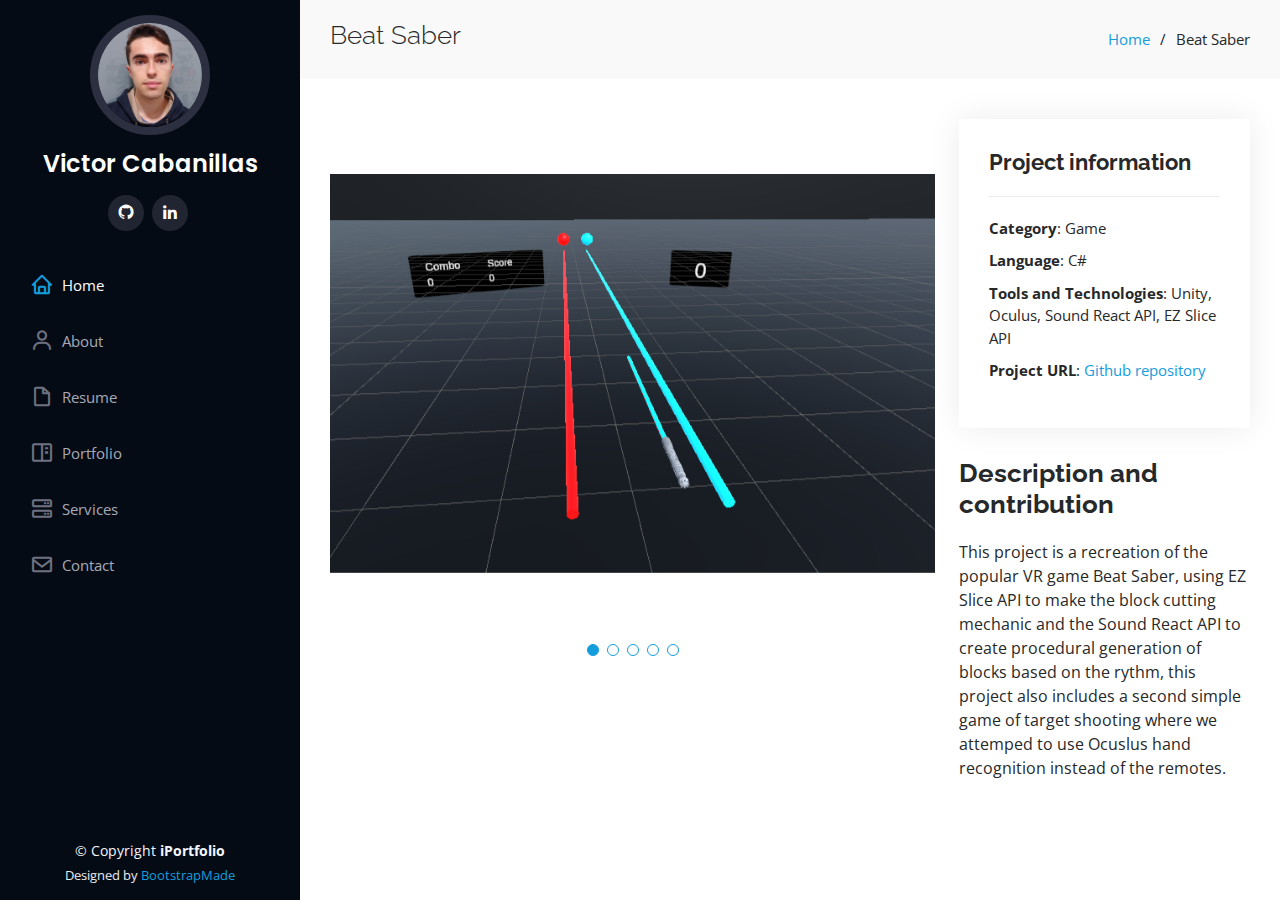
<file: Portfolio-BeatSaber.html>
<!DOCTYPE html>
<html lang="en">

<head>
  <meta charset="utf-8">
  <meta content="width=device-width, initial-scale=1.0" name="viewport">

  <title>Beat Saber Recreation</title>
  <meta content="" name="description">
  <meta content="" name="keywords">

  <!-- Favicons -->
  <link href="assets/img/favicon.png" rel="icon">
  <link href="assets/img/apple-touch-icon.png" rel="apple-touch-icon">

  <!-- Google Fonts -->
  <link href="https://fonts.googleapis.com/css?family=Open+Sans:300,300i,400,400i,600,600i,700,700i|Raleway:300,300i,400,400i,500,500i,600,600i,700,700i|Poppins:300,300i,400,400i,500,500i,600,600i,700,700i" rel="stylesheet">

  <!-- Vendor CSS Files -->
  <link href="assets/vendor/aos/aos.css" rel="stylesheet">
  <link href="assets/vendor/bootstrap/css/bootstrap.min.css" rel="stylesheet">
  <link href="assets/vendor/bootstrap-icons/bootstrap-icons.css" rel="stylesheet">
  <link href="assets/vendor/boxicons/css/boxicons.min.css" rel="stylesheet">
  <link href="assets/vendor/glightbox/css/glightbox.min.css" rel="stylesheet">
  <link href="assets/vendor/swiper/swiper-bundle.min.css" rel="stylesheet">

  <!-- Template Main CSS File -->
  <link href="assets/css/style.css" rel="stylesheet">

  <!-- =======================================================
  * Template Name: iPortfolio
  * Updated: Nov 17 2023 with Bootstrap v5.3.2
  * Template URL: https://bootstrapmade.com/iportfolio-bootstrap-portfolio-websites-template/
  * Author: BootstrapMade.com
  * License: https://bootstrapmade.com/license/
  ======================================================== -->
</head>

<body>

  <!-- ======= Mobile nav toggle button ======= -->
  <i class="bi bi-list mobile-nav-toggle d-xl-none"></i>

  <!-- ======= Header ======= -->
  <header id="header">
    <div class="d-flex flex-column">

      <div class="profile">
        <img src="assets/img/profile-pic.jpg" alt="" class="img-fluid rounded-circle">
        <h1 class="text-light"><a href="index.html">Victor Cabanillas</a></h1>
        <div class="social-links mt-3 text-center">
          <a href="https://github.com/VictorCabanillas/" class="github"><i class="bx bxl-github"></i></a>
          <a href="https://www.linkedin.com/in/victorcabanillassolis/" class="linkedin"><i class="bx bxl-linkedin"></i></a>
        </div>
      </div>

      <nav id="navbar" class="nav-menu navbar">
        <ul>
          <li><a href="index.html" class="nav-link scrollto active"><i class="bx bx-home"></i> <span>Home</span></a></li>
          <li><a href="index.html" class="nav-link scrollto"><i class="bx bx-user"></i> <span>About</span></a></li>
          <li><a href="index.html" class="nav-link scrollto"><i class="bx bx-file-blank"></i> <span>Resume</span></a></li>
          <li><a href="index.html" class="nav-link scrollto"><i class="bx bx-book-content"></i> <span>Portfolio</span></a></li>
          <li><a href="index.html" class="nav-link scrollto"><i class="bx bx-server"></i> <span>Services</span></a></li>
          <li><a href="index.html" class="nav-link scrollto"><i class="bx bx-envelope"></i> <span>Contact</span></a></li>
        </ul>
      </nav><!-- .nav-menu -->
    </div>
  </header><!-- End Header -->

  <main id="main">

    <!-- ======= Breadcrumbs ======= -->
    <section id="breadcrumbs" class="breadcrumbs">
      <div class="container">

        <div class="d-flex justify-content-between align-items-center">
          <h2>Beat Saber</h2>
          <ol>
            <li><a href="index.html">Home</a></li>
            <li>Beat Saber</li>
          </ol>
        </div>

      </div>
    </section><!-- End Breadcrumbs -->

    <!-- ======= Portfolio Details Section ======= -->
    <section id="portfolio-details" class="portfolio-details">
      <div class="container">

        <div class="row gy-4">

          <div class="col-lg-8">
            <div class="portfolio-details-slider swiper">
              <div class="swiper-wrapper align-items-center">

                <div class="swiper-slide">
                  <img src="assets/img/portfolio/CapturaBeatSaber.PNG" alt="">
                </div>

                <div class="swiper-slide">
                  <img src="assets/img/portfolio/CapturaBeatSaber2.PNG" alt="">
                </div>

                <div class="swiper-slide">
                  <img src="assets/img/portfolio/CapturaBeatSaber3.PNG" alt="">
                </div>

                <div class="swiper-slide">
                  <img src="assets/img/portfolio/CapturaBeatSaber4.PNG" alt="">
                </div>

                <div class="swiper-slide">
                  <img src="assets/img/portfolio/VRVideo.gif" alt="">
                </div>

              </div>
              <div class="swiper-pagination"></div>
            </div>
          </div>

          <div class="col-lg-4">
            <div class="portfolio-info">
              <h3>Project information</h3>
              <ul>
                <li><strong>Category</strong>: Game</li>
                <li><strong>Language</strong>: C#</li>
                <li><strong>Tools and Technologies</strong>: Unity, Oculus, Sound React API, EZ Slice API</li>
                <li><strong>Project URL</strong>: <a href="https://github.com/VictorCabanillas/PracticaRV">Github repository</a></li>
              </ul>
            </div>
            <div class="portfolio-description">
              <h2>Description and contribution</h2>
              <p>
              This project is a recreation of the popular VR game Beat Saber, using EZ Slice API to make the block cutting mechanic and the Sound React API to create procedural generation of blocks based on the rythm, this project also includes a second simple game of target shooting where we attemped to use Ocuslus hand recognition instead of the remotes.
              </p>
            </div>
          </div>

        </div>

      </div>
    </section><!-- End Portfolio Details Section -->

  </main><!-- End #main -->

  <!-- ======= Footer ======= -->
  <footer id="footer">
    <div class="container">
      <div class="copyright">
        &copy; Copyright <strong><span>iPortfolio</span></strong>
      </div>
      <div class="credits">
        <!-- All the links in the footer should remain intact. -->
        <!-- You can delete the links only if you purchased the pro version. -->
        <!-- Licensing information: https://bootstrapmade.com/license/ -->
        <!-- Purchase the pro version with working PHP/AJAX contact form: https://bootstrapmade.com/iportfolio-bootstrap-portfolio-websites-template/ -->
        Designed by <a href="https://bootstrapmade.com/">BootstrapMade</a>
      </div>
    </div>
  </footer><!-- End  Footer -->

  <a href="#" class="back-to-top d-flex align-items-center justify-content-center"><i class="bi bi-arrow-up-short"></i></a>

  <!-- Vendor JS Files -->
  <script src="assets/vendor/purecounter/purecounter_vanilla.js"></script>
  <script src="assets/vendor/aos/aos.js"></script>
  <script src="assets/vendor/bootstrap/js/bootstrap.bundle.min.js"></script>
  <script src="assets/vendor/glightbox/js/glightbox.min.js"></script>
  <script src="assets/vendor/isotope-layout/isotope.pkgd.min.js"></script>
  <script src="assets/vendor/swiper/swiper-bundle.min.js"></script>
  <script src="assets/vendor/typed.js/typed.umd.js"></script>
  <script src="assets/vendor/waypoints/noframework.waypoints.js"></script>
  <script src="assets/vendor/php-email-form/validate.js"></script>

  <!-- Template Main JS File -->
  <script src="assets/js/main.js"></script>

</body>

</html>
</file>
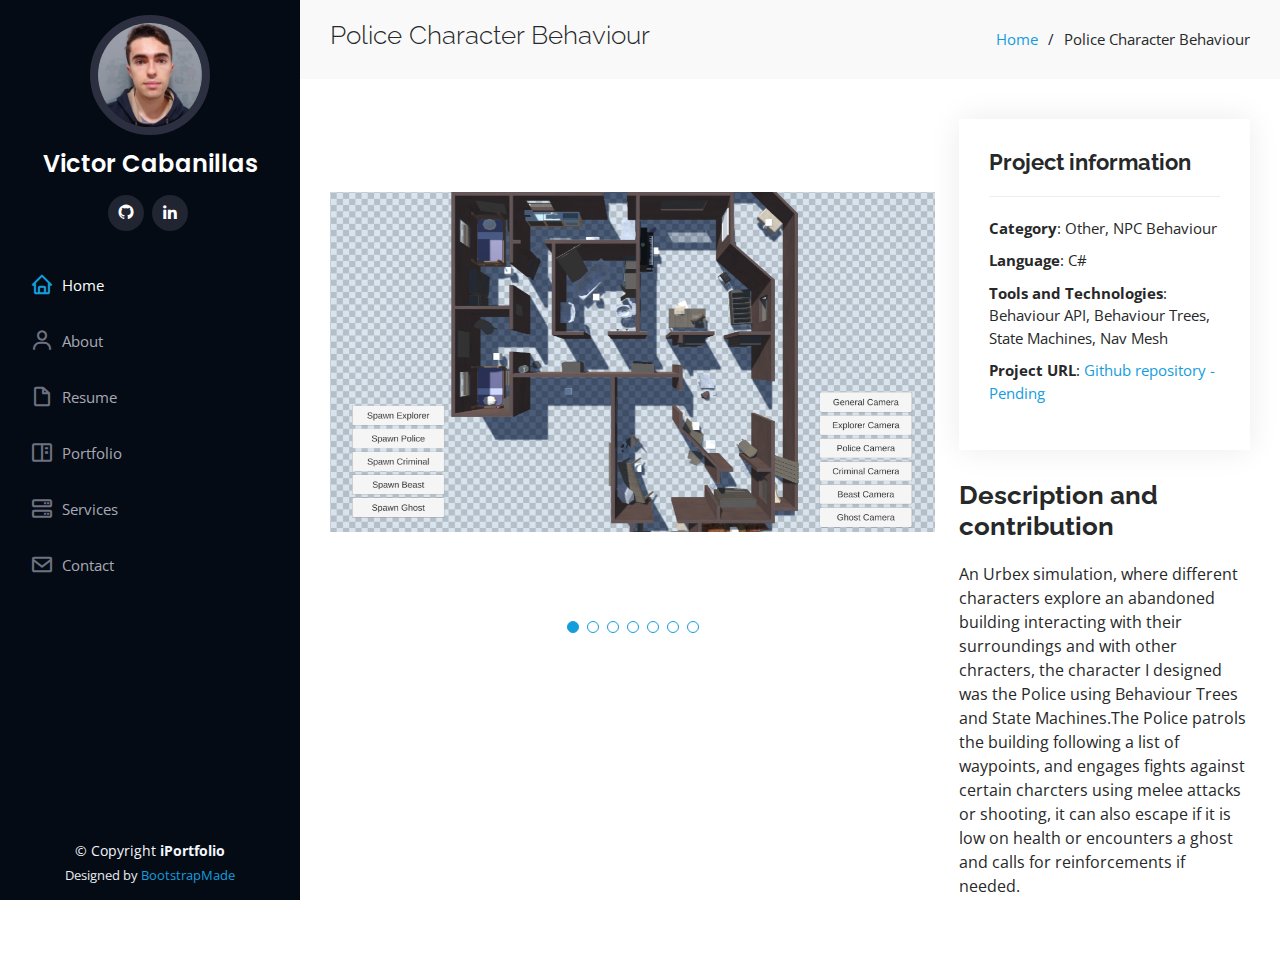
<file: Portfolio-Comportamientos.html>
<!DOCTYPE html>
<html lang="en">

<head>
  <meta charset="utf-8">
  <meta content="width=device-width, initial-scale=1.0" name="viewport">

  <title>Police Character Behaviour</title>
  <meta content="" name="description">
  <meta content="" name="keywords">

  <!-- Favicons -->
  <link href="assets/img/favicon.png" rel="icon">
  <link href="assets/img/apple-touch-icon.png" rel="apple-touch-icon">

  <!-- Google Fonts -->
  <link href="https://fonts.googleapis.com/css?family=Open+Sans:300,300i,400,400i,600,600i,700,700i|Raleway:300,300i,400,400i,500,500i,600,600i,700,700i|Poppins:300,300i,400,400i,500,500i,600,600i,700,700i" rel="stylesheet">

  <!-- Vendor CSS Files -->
  <link href="assets/vendor/aos/aos.css" rel="stylesheet">
  <link href="assets/vendor/bootstrap/css/bootstrap.min.css" rel="stylesheet">
  <link href="assets/vendor/bootstrap-icons/bootstrap-icons.css" rel="stylesheet">
  <link href="assets/vendor/boxicons/css/boxicons.min.css" rel="stylesheet">
  <link href="assets/vendor/glightbox/css/glightbox.min.css" rel="stylesheet">
  <link href="assets/vendor/swiper/swiper-bundle.min.css" rel="stylesheet">

  <!-- Template Main CSS File -->
  <link href="assets/css/style.css" rel="stylesheet">

  <!-- =======================================================
  * Template Name: iPortfolio
  * Updated: Nov 17 2023 with Bootstrap v5.3.2
  * Template URL: https://bootstrapmade.com/iportfolio-bootstrap-portfolio-websites-template/
  * Author: BootstrapMade.com
  * License: https://bootstrapmade.com/license/
  ======================================================== -->
</head>

<body>

  <!-- ======= Mobile nav toggle button ======= -->
  <i class="bi bi-list mobile-nav-toggle d-xl-none"></i>

  <!-- ======= Header ======= -->
  <header id="header">
    <div class="d-flex flex-column">

      <div class="profile">
        <img src="assets/img/profile-pic.jpg" alt="" class="img-fluid rounded-circle">
        <h1 class="text-light"><a href="index.html">Victor Cabanillas</a></h1>
        <div class="social-links mt-3 text-center">
          <a href="https://github.com/VictorCabanillas/" class="github"><i class="bx bxl-github"></i></a>
          <a href="https://www.linkedin.com/in/victorcabanillassolis/" class="linkedin"><i class="bx bxl-linkedin"></i></a>
        </div>
      </div>

      <nav id="navbar" class="nav-menu navbar">
        <ul>
          <li><a href="index.html" class="nav-link scrollto active"><i class="bx bx-home"></i> <span>Home</span></a></li>
          <li><a href="index.html" class="nav-link scrollto"><i class="bx bx-user"></i> <span>About</span></a></li>
          <li><a href="index.html" class="nav-link scrollto"><i class="bx bx-file-blank"></i> <span>Resume</span></a></li>
          <li><a href="index.html" class="nav-link scrollto"><i class="bx bx-book-content"></i> <span>Portfolio</span></a></li>
          <li><a href="index.html" class="nav-link scrollto"><i class="bx bx-server"></i> <span>Services</span></a></li>
          <li><a href="index.html" class="nav-link scrollto"><i class="bx bx-envelope"></i> <span>Contact</span></a></li>
        </ul>
      </nav><!-- .nav-menu -->
    </div>
  </header><!-- End Header -->

  <main id="main">

    <!-- ======= Breadcrumbs ======= -->
    <section id="breadcrumbs" class="breadcrumbs">
      <div class="container">

        <div class="d-flex justify-content-between align-items-center">
          <h2>Police Character Behaviour</h2>
          <ol>
            <li><a href="index.html">Home</a></li>
            <li>Police Character Behaviour</li>
          </ol>
        </div>

      </div>
    </section><!-- End Breadcrumbs -->

    <!-- ======= Portfolio Details Section ======= -->
    <section id="portfolio-details" class="portfolio-details">
      <div class="container">

        <div class="row gy-4">

          <div class="col-lg-8">
            <div class="portfolio-details-slider swiper">
              <div class="swiper-wrapper align-items-center">

                <div class="swiper-slide">
                  <img src="assets/img/portfolio/CapturaComportamientos.PNG" alt="">
                </div>

                <div class="swiper-slide">
                  <img src="assets/img/portfolio/CapturaComportamientos2.PNG" alt="">
                </div>

                <div class="swiper-slide">
                  <img src="assets/img/portfolio/CapturaComportamientos3.PNG" alt="">
                </div>

                <div class="swiper-slide">
                  <img src="assets/img/portfolio/CapturaComportamientos4.PNG" alt="">
                </div>

                <div class="swiper-slide">
                  <img src="assets/img/portfolio/CapturaComportamientos5.PNG" alt="">
                </div>

                <div class="swiper-slide">
                  <img src="assets/img/portfolio/CapturaComportamientos6.PNG" alt="">
                </div>

                <div class="swiper-slide">
                  <img src="assets/img/portfolio/CapturaComportamientos7.PNG" alt="">
                </div>

              </div>
              <div class="swiper-pagination"></div>
            </div>
          </div>

          <div class="col-lg-4">
            <div class="portfolio-info">
              <h3>Project information</h3>
              <ul>
                <li><strong>Category</strong>: Other, NPC Behaviour</li>
                <li><strong>Language</strong>: C#</li>
                <li><strong>Tools and Technologies</strong>: Behaviour API, Behaviour Trees, State Machines, Nav Mesh</li>
                <li><strong>Project URL</strong>: <a href="https://github.com/VictorCabanillas/">Github repository - Pending</a></li>
              </ul>
            </div>
            <div class="portfolio-description">
              <h2>Description and contribution</h2>
              <p>
                An Urbex simulation, where different characters explore an abandoned building interacting with their surroundings and with other chracters, the character I designed was the Police using Behaviour Trees and State Machines.The Police patrols the building following a list of waypoints, and engages fights against certain charcters using melee attacks or shooting, it can also escape if it is low on health or encounters a ghost and calls for reinforcements if needed.
              </p>
            </div>
          </div>

        </div>

      </div>
    </section><!-- End Portfolio Details Section -->

  </main><!-- End #main -->

  <!-- ======= Footer ======= -->
  <footer id="footer">
    <div class="container">
      <div class="copyright">
        &copy; Copyright <strong><span>iPortfolio</span></strong>
      </div>
      <div class="credits">
        <!-- All the links in the footer should remain intact. -->
        <!-- You can delete the links only if you purchased the pro version. -->
        <!-- Licensing information: https://bootstrapmade.com/license/ -->
        <!-- Purchase the pro version with working PHP/AJAX contact form: https://bootstrapmade.com/iportfolio-bootstrap-portfolio-websites-template/ -->
        Designed by <a href="https://bootstrapmade.com/">BootstrapMade</a>
      </div>
    </div>
  </footer><!-- End  Footer -->

  <a href="#" class="back-to-top d-flex align-items-center justify-content-center"><i class="bi bi-arrow-up-short"></i></a>

  <!-- Vendor JS Files -->
  <script src="assets/vendor/purecounter/purecounter_vanilla.js"></script>
  <script src="assets/vendor/aos/aos.js"></script>
  <script src="assets/vendor/bootstrap/js/bootstrap.bundle.min.js"></script>
  <script src="assets/vendor/glightbox/js/glightbox.min.js"></script>
  <script src="assets/vendor/isotope-layout/isotope.pkgd.min.js"></script>
  <script src="assets/vendor/swiper/swiper-bundle.min.js"></script>
  <script src="assets/vendor/typed.js/typed.umd.js"></script>
  <script src="assets/vendor/waypoints/noframework.waypoints.js"></script>
  <script src="assets/vendor/php-email-form/validate.js"></script>

  <!-- Template Main JS File -->
  <script src="assets/js/main.js"></script>

</body>

</html>
</file>
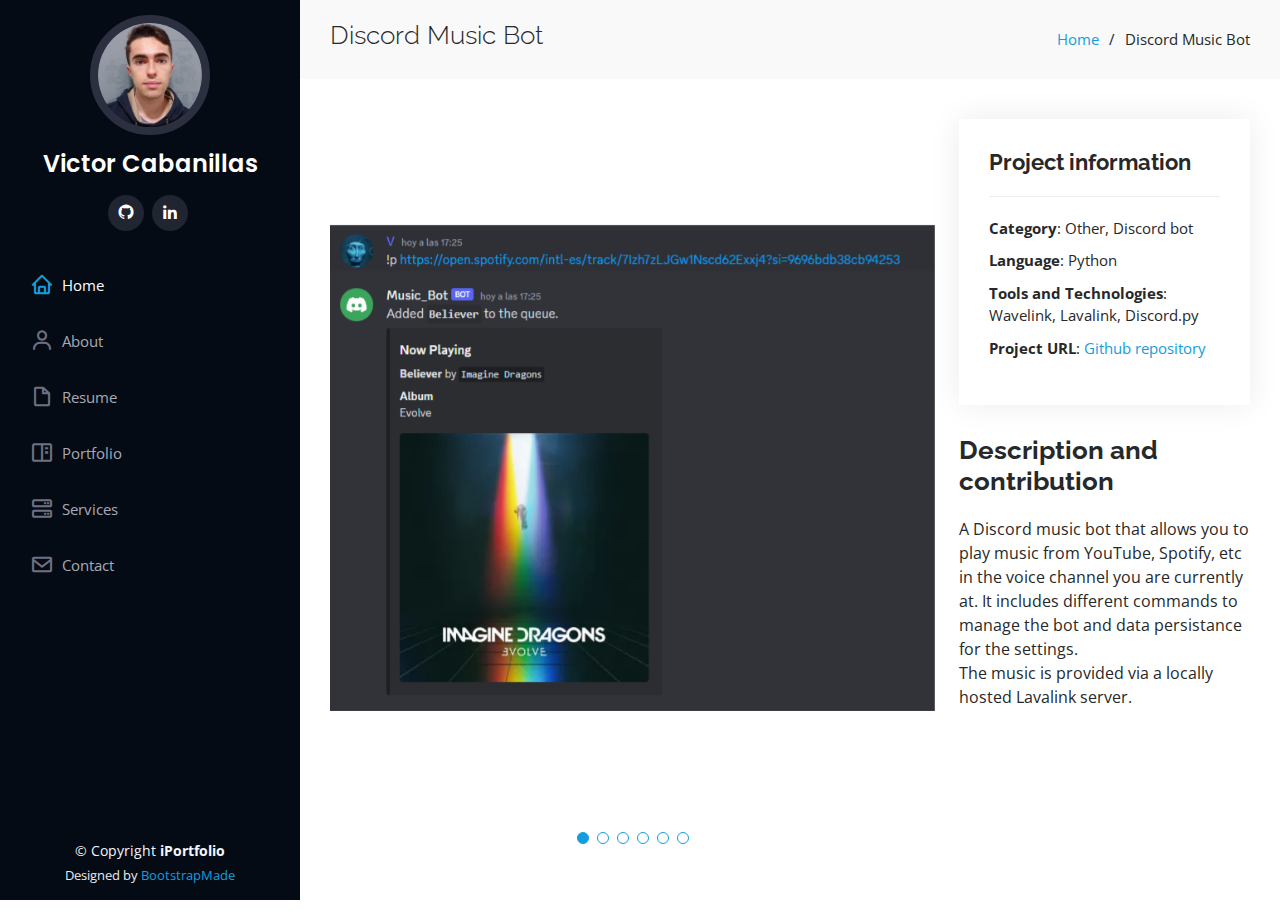
<file: Portfolio-DiscordBot.html>
<!DOCTYPE html>
<html lang="en">

<head>
  <meta charset="utf-8">
  <meta content="width=device-width, initial-scale=1.0" name="viewport">

  <title>Discord Music Bot</title>
  <meta content="" name="description">
  <meta content="" name="keywords">

  <!-- Favicons -->
  <link href="assets/img/favicon.png" rel="icon">
  <link href="assets/img/apple-touch-icon.png" rel="apple-touch-icon">

  <!-- Google Fonts -->
  <link href="https://fonts.googleapis.com/css?family=Open+Sans:300,300i,400,400i,600,600i,700,700i|Raleway:300,300i,400,400i,500,500i,600,600i,700,700i|Poppins:300,300i,400,400i,500,500i,600,600i,700,700i" rel="stylesheet">

  <!-- Vendor CSS Files -->
  <link href="assets/vendor/aos/aos.css" rel="stylesheet">
  <link href="assets/vendor/bootstrap/css/bootstrap.min.css" rel="stylesheet">
  <link href="assets/vendor/bootstrap-icons/bootstrap-icons.css" rel="stylesheet">
  <link href="assets/vendor/boxicons/css/boxicons.min.css" rel="stylesheet">
  <link href="assets/vendor/glightbox/css/glightbox.min.css" rel="stylesheet">
  <link href="assets/vendor/swiper/swiper-bundle.min.css" rel="stylesheet">

  <!-- Template Main CSS File -->
  <link href="assets/css/style.css" rel="stylesheet">

  <!-- =======================================================
  * Template Name: iPortfolio
  * Updated: Nov 17 2023 with Bootstrap v5.3.2
  * Template URL: https://bootstrapmade.com/iportfolio-bootstrap-portfolio-websites-template/
  * Author: BootstrapMade.com
  * License: https://bootstrapmade.com/license/
  ======================================================== -->
</head>

<body>

  <!-- ======= Mobile nav toggle button ======= -->
  <i class="bi bi-list mobile-nav-toggle d-xl-none"></i>

  <!-- ======= Header ======= -->
  <header id="header">
    <div class="d-flex flex-column">

      <div class="profile">
        <img src="assets/img/profile-pic.jpg" alt="" class="img-fluid rounded-circle">
        <h1 class="text-light"><a href="index.html">Victor Cabanillas</a></h1>
        <div class="social-links mt-3 text-center">
          <a href="https://github.com/VictorCabanillas/" class="github"><i class="bx bxl-github"></i></a>
          <a href="https://www.linkedin.com/in/victorcabanillassolis/" class="linkedin"><i class="bx bxl-linkedin"></i></a>
        </div>
      </div>

      <nav id="navbar" class="nav-menu navbar">
        <ul>
          <li><a href="index.html" class="nav-link scrollto active"><i class="bx bx-home"></i> <span>Home</span></a></li>
          <li><a href="index.html" class="nav-link scrollto"><i class="bx bx-user"></i> <span>About</span></a></li>
          <li><a href="index.html" class="nav-link scrollto"><i class="bx bx-file-blank"></i> <span>Resume</span></a></li>
          <li><a href="index.html" class="nav-link scrollto"><i class="bx bx-book-content"></i> <span>Portfolio</span></a></li>
          <li><a href="index.html" class="nav-link scrollto"><i class="bx bx-server"></i> <span>Services</span></a></li>
          <li><a href="index.html" class="nav-link scrollto"><i class="bx bx-envelope"></i> <span>Contact</span></a></li>
        </ul>
      </nav><!-- .nav-menu -->
    </div>
  </header><!-- End Header -->

  <main id="main">

    <!-- ======= Breadcrumbs ======= -->
    <section id="breadcrumbs" class="breadcrumbs">
      <div class="container">

        <div class="d-flex justify-content-between align-items-center">
          <h2>Discord Music Bot</h2>
          <ol>
            <li><a href="index.html">Home</a></li>
            <li>Discord Music Bot</li>
          </ol>
        </div>

      </div>
    </section><!-- End Breadcrumbs -->

    <!-- ======= Portfolio Details Section ======= -->
    <section id="portfolio-details" class="portfolio-details">
      <div class="container">

        <div class="row gy-4">

          <div class="col-lg-8">
            <div class="portfolio-details-slider swiper">
              <div class="swiper-wrapper align-items-center">

                <div class="swiper-slide">
                  <img src="assets/img/portfolio/CapturaBot.PNG" alt="">
                </div>

                <div class="swiper-slide">
                  <img src="assets/img/portfolio/CapturaBot2.PNG" alt="">
                </div>

                <div class="swiper-slide">
                  <img src="assets/img/portfolio/CapturaBot3.PNG" alt="">
                </div>

                <div class="swiper-slide">
                  <img src="assets/img/portfolio/CapturaBot4.PNG" alt="">
                </div>

                <div class="swiper-slide">
                  <img src="assets/img/portfolio/CapturaBot5.PNG" alt="">
                </div>
                <div class="swiper-slide">
                  <img src="assets/img/portfolio/BotPic.png" alt="">
                </div>

              </div>
              <div class="swiper-pagination"></div>
            </div>
          </div>

          <div class="col-lg-4">
            <div class="portfolio-info">
              <h3>Project information</h3>
              <ul>
                <li><strong>Category</strong>: Other, Discord bot</li>
                <li><strong>Language</strong>: Python</li>
                <li><strong>Tools and Technologies</strong>: Wavelink, Lavalink, Discord.py</li>
                <li><strong>Project URL</strong>: <a href="https://github.com/VictorCabanillas/DiscordMusicBot">Github repository</a></li>
              </ul>
            </div>
            <div class="portfolio-description">
              <h2>Description and contribution</h2>
              <p>
                A Discord music bot that allows you to play music from YouTube, Spotify, etc in the voice channel you are currently at. It includes different commands to manage the bot and data persistance for the settings. <br> The music is provided via a locally hosted Lavalink server.
              </p>
            </div>
          </div>

        </div>

      </div>
    </section><!-- End Portfolio Details Section -->

  </main><!-- End #main -->

  <!-- ======= Footer ======= -->
  <footer id="footer">
    <div class="container">
      <div class="copyright">
        &copy; Copyright <strong><span>iPortfolio</span></strong>
      </div>
      <div class="credits">
        <!-- All the links in the footer should remain intact. -->
        <!-- You can delete the links only if you purchased the pro version. -->
        <!-- Licensing information: https://bootstrapmade.com/license/ -->
        <!-- Purchase the pro version with working PHP/AJAX contact form: https://bootstrapmade.com/iportfolio-bootstrap-portfolio-websites-template/ -->
        Designed by <a href="https://bootstrapmade.com/">BootstrapMade</a>
      </div>
    </div>
  </footer><!-- End  Footer -->

  <a href="#" class="back-to-top d-flex align-items-center justify-content-center"><i class="bi bi-arrow-up-short"></i></a>

  <!-- Vendor JS Files -->
  <script src="assets/vendor/purecounter/purecounter_vanilla.js"></script>
  <script src="assets/vendor/aos/aos.js"></script>
  <script src="assets/vendor/bootstrap/js/bootstrap.bundle.min.js"></script>
  <script src="assets/vendor/glightbox/js/glightbox.min.js"></script>
  <script src="assets/vendor/isotope-layout/isotope.pkgd.min.js"></script>
  <script src="assets/vendor/swiper/swiper-bundle.min.js"></script>
  <script src="assets/vendor/typed.js/typed.umd.js"></script>
  <script src="assets/vendor/waypoints/noframework.waypoints.js"></script>
  <script src="assets/vendor/php-email-form/validate.js"></script>

  <!-- Template Main JS File -->
  <script src="assets/js/main.js"></script>

</body>

</html>
</file>
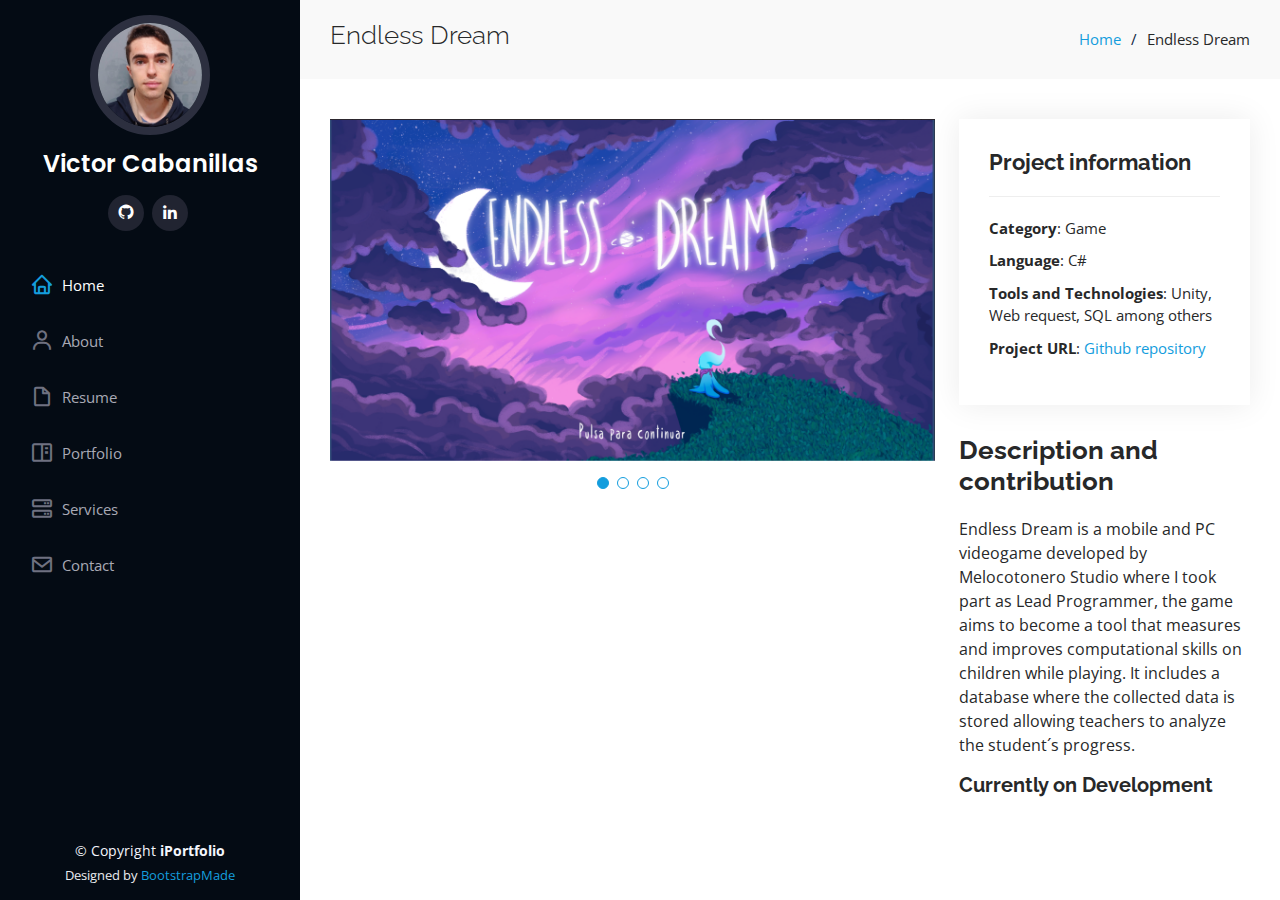
<file: Portfolio-EndlessDream.html>
<!DOCTYPE html>
<html lang="en">

<head>
  <meta charset="utf-8">
  <meta content="width=device-width, initial-scale=1.0" name="viewport">

  <title>Endless Dream</title>
  <meta content="" name="description">
  <meta content="" name="keywords">

  <!-- Favicons -->
  <link href="assets/img/favicon.png" rel="icon">
  <link href="assets/img/apple-touch-icon.png" rel="apple-touch-icon">

  <!-- Google Fonts -->
  <link href="https://fonts.googleapis.com/css?family=Open+Sans:300,300i,400,400i,600,600i,700,700i|Raleway:300,300i,400,400i,500,500i,600,600i,700,700i|Poppins:300,300i,400,400i,500,500i,600,600i,700,700i" rel="stylesheet">

  <!-- Vendor CSS Files -->
  <link href="assets/vendor/aos/aos.css" rel="stylesheet">
  <link href="assets/vendor/bootstrap/css/bootstrap.min.css" rel="stylesheet">
  <link href="assets/vendor/bootstrap-icons/bootstrap-icons.css" rel="stylesheet">
  <link href="assets/vendor/boxicons/css/boxicons.min.css" rel="stylesheet">
  <link href="assets/vendor/glightbox/css/glightbox.min.css" rel="stylesheet">
  <link href="assets/vendor/swiper/swiper-bundle.min.css" rel="stylesheet">

  <!-- Template Main CSS File -->
  <link href="assets/css/style.css" rel="stylesheet">

  <!-- =======================================================
  * Template Name: iPortfolio
  * Updated: Nov 17 2023 with Bootstrap v5.3.2
  * Template URL: https://bootstrapmade.com/iportfolio-bootstrap-portfolio-websites-template/
  * Author: BootstrapMade.com
  * License: https://bootstrapmade.com/license/
  ======================================================== -->
</head>

<body>

  <!-- ======= Mobile nav toggle button ======= -->
  <i class="bi bi-list mobile-nav-toggle d-xl-none"></i>

  <!-- ======= Header ======= -->
  <header id="header">
    <div class="d-flex flex-column">

      <div class="profile">
        <img src="assets/img/profile-pic.jpg" alt="" class="img-fluid rounded-circle">
        <h1 class="text-light"><a href="index.html">Victor Cabanillas</a></h1>
        <div class="social-links mt-3 text-center">
          <a href="https://github.com/VictorCabanillas/" class="github"><i class="bx bxl-github"></i></a>
          <a href="https://www.linkedin.com/in/victorcabanillassolis/" class="linkedin"><i class="bx bxl-linkedin"></i></a>
        </div>
      </div>

      <nav id="navbar" class="nav-menu navbar">
        <ul>
          <li><a href="index.html" class="nav-link scrollto active"><i class="bx bx-home"></i> <span>Home</span></a></li>
          <li><a href="index.html" class="nav-link scrollto"><i class="bx bx-user"></i> <span>About</span></a></li>
          <li><a href="index.html" class="nav-link scrollto"><i class="bx bx-file-blank"></i> <span>Resume</span></a></li>
          <li><a href="index.html" class="nav-link scrollto"><i class="bx bx-book-content"></i> <span>Portfolio</span></a></li>
          <li><a href="index.html" class="nav-link scrollto"><i class="bx bx-server"></i> <span>Services</span></a></li>
          <li><a href="index.html" class="nav-link scrollto"><i class="bx bx-envelope"></i> <span>Contact</span></a></li>
        </ul>
      </nav><!-- .nav-menu -->
    </div>
  </header><!-- End Header -->

  <main id="main">

    <!-- ======= Breadcrumbs ======= -->
    <section id="breadcrumbs" class="breadcrumbs">
      <div class="container">

        <div class="d-flex justify-content-between align-items-center">
          <h2>Endless Dream</h2>
          <ol>
            <li><a href="index.html">Home</a></li>
            <li>Endless Dream</li>
          </ol>
        </div>

      </div>
    </section><!-- End Breadcrumbs -->

    <!-- ======= Portfolio Details Section ======= -->
    <section id="portfolio-details" class="portfolio-details">
      <div class="container">

        <div class="row gy-4">

          <div class="col-lg-8">
            <div class="portfolio-details-slider swiper">
              <div class="swiper-wrapper align-items-center">

                <div class="swiper-slide">
                  <img src="assets/img/portfolio/InicioEndlessDream.PNG" alt="">
                </div>

                <div class="swiper-slide">
                  <img src="assets/img/portfolio/selecMundos.gif" alt="">
                </div>

                <div class="swiper-slide">
                  <img src="assets/img/portfolio/sheeps.gif" alt="">
                </div>

                <div class="swiper-slide">
                  <img src="assets/img/portfolio/teeth.gif" alt="">
                </div>

              </div>
              <div class="swiper-pagination"></div>
            </div>
          </div>

          <div class="col-lg-4">
            <div class="portfolio-info">
              <h3>Project information</h3>
              <ul>
                <li><strong>Category</strong>: Game</li>
                <li><strong>Language</strong>: C#</li>
                <li><strong>Tools and Technologies</strong>: Unity, Web request, SQL among others</li>
                <li><strong>Project URL</strong>: <a href="https://github.com/MelocotoneroSTUDIO/Endless-Dream">Github repository</a></li>
              </ul>
            </div>
            <div class="portfolio-description">
              <h2>Description and contribution</h2>
              <p>
                Endless Dream is a mobile and PC videogame developed by Melocotonero Studio where I took part as Lead Programmer, the game aims to become a tool that measures and improves computational skills on children while playing. It includes a database where the collected data is stored allowing teachers to analyze the student´s progress.
              </p>
              <h5><strong>Currently on Development</strong></h5>
            </div>
          </div>

        </div>

      </div>
    </section><!-- End Portfolio Details Section -->

  </main><!-- End #main -->

  <!-- ======= Footer ======= -->
  <footer id="footer">
    <div class="container">
      <div class="copyright">
        &copy; Copyright <strong><span>iPortfolio</span></strong>
      </div>
      <div class="credits">
        <!-- All the links in the footer should remain intact. -->
        <!-- You can delete the links only if you purchased the pro version. -->
        <!-- Licensing information: https://bootstrapmade.com/license/ -->
        <!-- Purchase the pro version with working PHP/AJAX contact form: https://bootstrapmade.com/iportfolio-bootstrap-portfolio-websites-template/ -->
        Designed by <a href="https://bootstrapmade.com/">BootstrapMade</a>
      </div>
    </div>
  </footer><!-- End  Footer -->

  <a href="#" class="back-to-top d-flex align-items-center justify-content-center"><i class="bi bi-arrow-up-short"></i></a>

  <!-- Vendor JS Files -->
  <script src="assets/vendor/purecounter/purecounter_vanilla.js"></script>
  <script src="assets/vendor/aos/aos.js"></script>
  <script src="assets/vendor/bootstrap/js/bootstrap.bundle.min.js"></script>
  <script src="assets/vendor/glightbox/js/glightbox.min.js"></script>
  <script src="assets/vendor/isotope-layout/isotope.pkgd.min.js"></script>
  <script src="assets/vendor/swiper/swiper-bundle.min.js"></script>
  <script src="assets/vendor/typed.js/typed.umd.js"></script>
  <script src="assets/vendor/waypoints/noframework.waypoints.js"></script>
  <script src="assets/vendor/php-email-form/validate.js"></script>

  <!-- Template Main JS File -->
  <script src="assets/js/main.js"></script>

</body>

</html>
</file>
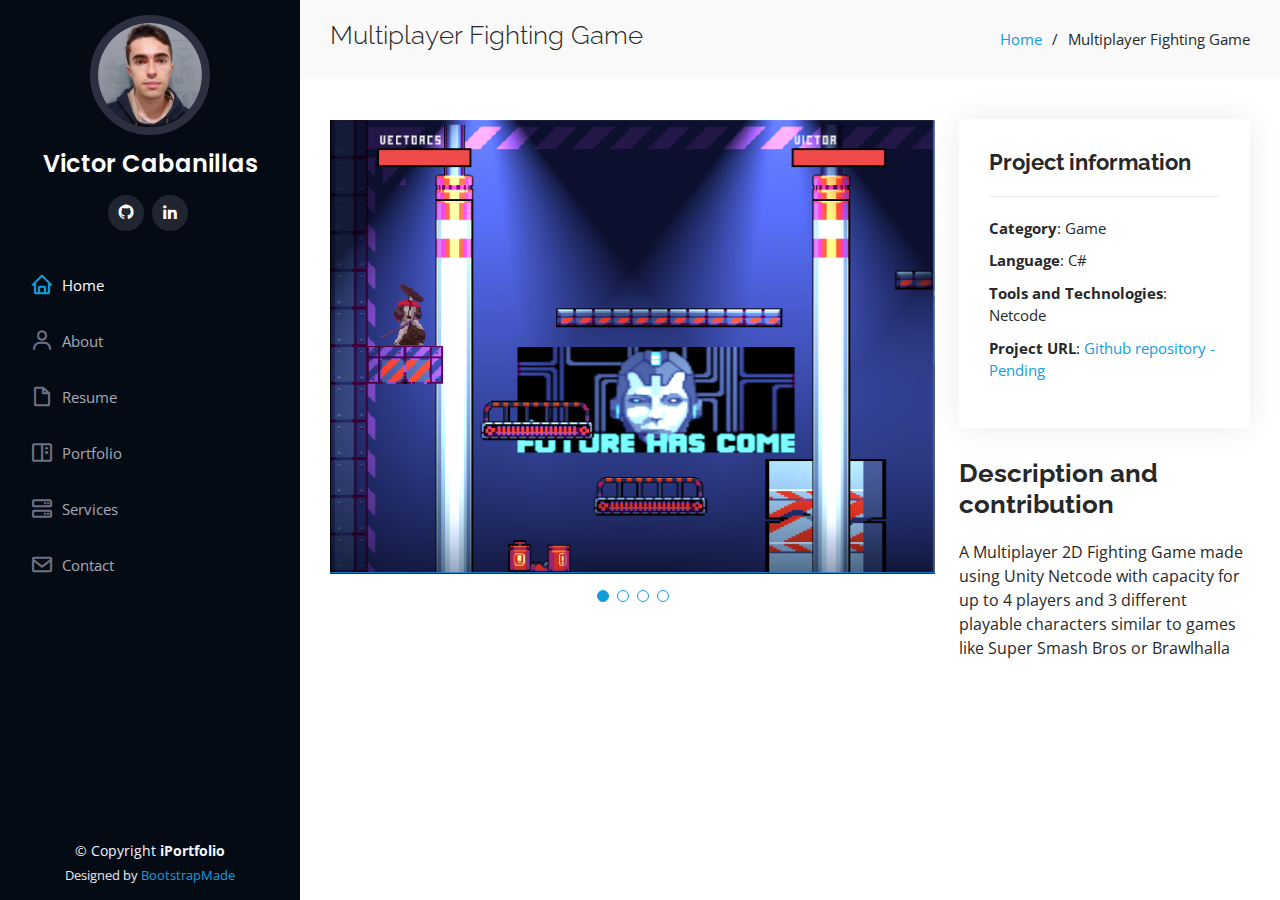
<file: Portfolio-Entornos.html>
<!DOCTYPE html>
<html lang="en">

<head>
  <meta charset="utf-8">
  <meta content="width=device-width, initial-scale=1.0" name="viewport">

  <title>Multiplayer Fighting Game</title>
  <meta content="" name="description">
  <meta content="" name="keywords">

  <!-- Favicons -->
  <link href="assets/img/favicon.png" rel="icon">
  <link href="assets/img/apple-touch-icon.png" rel="apple-touch-icon">

  <!-- Google Fonts -->
  <link href="https://fonts.googleapis.com/css?family=Open+Sans:300,300i,400,400i,600,600i,700,700i|Raleway:300,300i,400,400i,500,500i,600,600i,700,700i|Poppins:300,300i,400,400i,500,500i,600,600i,700,700i" rel="stylesheet">

  <!-- Vendor CSS Files -->
  <link href="assets/vendor/aos/aos.css" rel="stylesheet">
  <link href="assets/vendor/bootstrap/css/bootstrap.min.css" rel="stylesheet">
  <link href="assets/vendor/bootstrap-icons/bootstrap-icons.css" rel="stylesheet">
  <link href="assets/vendor/boxicons/css/boxicons.min.css" rel="stylesheet">
  <link href="assets/vendor/glightbox/css/glightbox.min.css" rel="stylesheet">
  <link href="assets/vendor/swiper/swiper-bundle.min.css" rel="stylesheet">

  <!-- Template Main CSS File -->
  <link href="assets/css/style.css" rel="stylesheet">

  <!-- =======================================================
  * Template Name: iPortfolio
  * Updated: Nov 17 2023 with Bootstrap v5.3.2
  * Template URL: https://bootstrapmade.com/iportfolio-bootstrap-portfolio-websites-template/
  * Author: BootstrapMade.com
  * License: https://bootstrapmade.com/license/
  ======================================================== -->
</head>

<body>

  <!-- ======= Mobile nav toggle button ======= -->
  <i class="bi bi-list mobile-nav-toggle d-xl-none"></i>

  <!-- ======= Header ======= -->
  <header id="header">
    <div class="d-flex flex-column">

      <div class="profile">
        <img src="assets/img/profile-pic.jpg" alt="" class="img-fluid rounded-circle">
        <h1 class="text-light"><a href="index.html">Victor Cabanillas</a></h1>
        <div class="social-links mt-3 text-center">
          <a href="https://github.com/VictorCabanillas/" class="github"><i class="bx bxl-github"></i></a>
          <a href="https://www.linkedin.com/in/victorcabanillassolis/" class="linkedin"><i class="bx bxl-linkedin"></i></a>
        </div>
      </div>

      <nav id="navbar" class="nav-menu navbar">
        <ul>
          <li><a href="index.html" class="nav-link scrollto active"><i class="bx bx-home"></i> <span>Home</span></a></li>
          <li><a href="index.html" class="nav-link scrollto"><i class="bx bx-user"></i> <span>About</span></a></li>
          <li><a href="index.html" class="nav-link scrollto"><i class="bx bx-file-blank"></i> <span>Resume</span></a></li>
          <li><a href="index.html" class="nav-link scrollto"><i class="bx bx-book-content"></i> <span>Portfolio</span></a></li>
          <li><a href="index.html" class="nav-link scrollto"><i class="bx bx-server"></i> <span>Services</span></a></li>
          <li><a href="index.html" class="nav-link scrollto"><i class="bx bx-envelope"></i> <span>Contact</span></a></li>
        </ul>
      </nav><!-- .nav-menu -->
    </div>
  </header><!-- End Header -->

  <main id="main">

    <!-- ======= Breadcrumbs ======= -->
    <section id="breadcrumbs" class="breadcrumbs">
      <div class="container">

        <div class="d-flex justify-content-between align-items-center">
          <h2>Multiplayer Fighting Game</h2>
          <ol>
            <li><a href="index.html">Home</a></li>
            <li>Multiplayer Fighting Game</li>
          </ol>
        </div>

      </div>
    </section><!-- End Breadcrumbs -->

    <!-- ======= Portfolio Details Section ======= -->
    <section id="portfolio-details" class="portfolio-details">
      <div class="container">

        <div class="row gy-4">

          <div class="col-lg-8">
            <div class="portfolio-details-slider swiper">
              <div class="swiper-wrapper align-items-center">

                <div class="swiper-slide">
                  <img src="assets/img/portfolio/CapturaEntornos.PNG" alt="">
                </div>

                <div class="swiper-slide">
                  <img src="assets/img/portfolio/CapturaEntornos2.PNG" alt="">
                </div>

                <div class="swiper-slide">
                  <img src="assets/img/portfolio/CapturaEntornos3.PNG" alt="">
                </div>

                <div class="swiper-slide">
                  <img src="assets/img/portfolio/CapturaEntornos4.PNG" alt="">
                </div>

              </div>
              <div class="swiper-pagination"></div>
            </div>
          </div>

          <div class="col-lg-4">
            <div class="portfolio-info">
              <h3>Project information</h3>
              <ul>
                <li><strong>Category</strong>: Game</li>
                <li><strong>Language</strong>: C#</li>
                <li><strong>Tools and Technologies</strong>: Netcode</li>
                <li><strong>Project URL</strong>: <a href="https://github.com/VictorCabanillas/">Github repository - Pending</a></li>
              </ul>
            </div>
            <div class="portfolio-description">
              <h2>Description and contribution</h2>
              <p>
                A Multiplayer 2D Fighting Game made using Unity Netcode with capacity for up to 4 players and 3 different playable characters similar to games like Super Smash Bros or Brawlhalla
              </p>
            </div>
          </div>

        </div>

      </div>
    </section><!-- End Portfolio Details Section -->

  </main><!-- End #main -->

  <!-- ======= Footer ======= -->
  <footer id="footer">
    <div class="container">
      <div class="copyright">
        &copy; Copyright <strong><span>iPortfolio</span></strong>
      </div>
      <div class="credits">
        <!-- All the links in the footer should remain intact. -->
        <!-- You can delete the links only if you purchased the pro version. -->
        <!-- Licensing information: https://bootstrapmade.com/license/ -->
        <!-- Purchase the pro version with working PHP/AJAX contact form: https://bootstrapmade.com/iportfolio-bootstrap-portfolio-websites-template/ -->
        Designed by <a href="https://bootstrapmade.com/">BootstrapMade</a>
      </div>
    </div>
  </footer><!-- End  Footer -->

  <a href="#" class="back-to-top d-flex align-items-center justify-content-center"><i class="bi bi-arrow-up-short"></i></a>

  <!-- Vendor JS Files -->
  <script src="assets/vendor/purecounter/purecounter_vanilla.js"></script>
  <script src="assets/vendor/aos/aos.js"></script>
  <script src="assets/vendor/bootstrap/js/bootstrap.bundle.min.js"></script>
  <script src="assets/vendor/glightbox/js/glightbox.min.js"></script>
  <script src="assets/vendor/isotope-layout/isotope.pkgd.min.js"></script>
  <script src="assets/vendor/swiper/swiper-bundle.min.js"></script>
  <script src="assets/vendor/typed.js/typed.umd.js"></script>
  <script src="assets/vendor/waypoints/noframework.waypoints.js"></script>
  <script src="assets/vendor/php-email-form/validate.js"></script>

  <!-- Template Main JS File -->
  <script src="assets/js/main.js"></script>

</body>

</html>
</file>
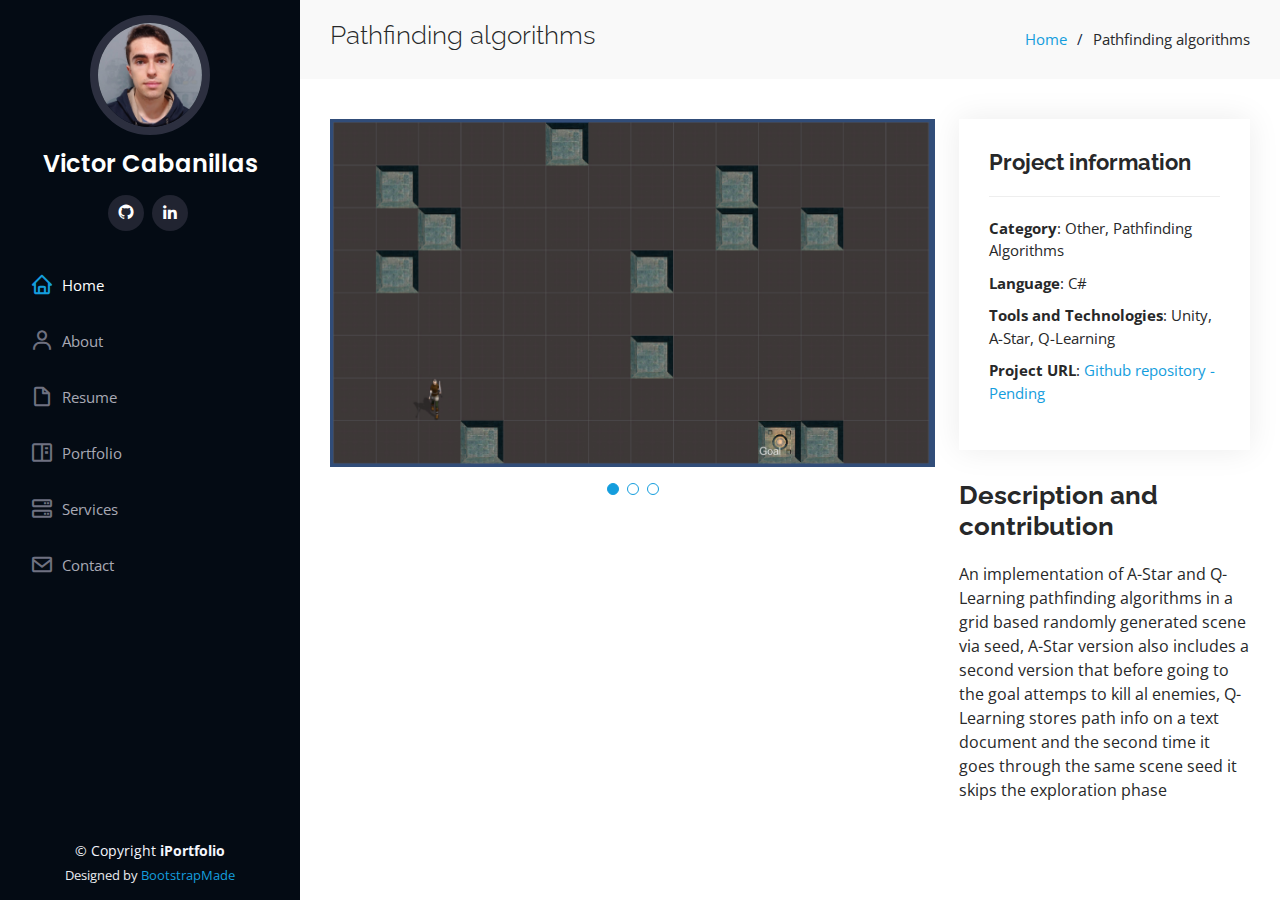
<file: Portfolio-IA.html>
<!DOCTYPE html>
<html lang="en">

<head>
  <meta charset="utf-8">
  <meta content="width=device-width, initial-scale=1.0" name="viewport">

  <title>Pathfinding algorithms</title>
  <meta content="" name="description">
  <meta content="" name="keywords">

  <!-- Favicons -->
  <link href="assets/img/favicon.png" rel="icon">
  <link href="assets/img/apple-touch-icon.png" rel="apple-touch-icon">

  <!-- Google Fonts -->
  <link href="https://fonts.googleapis.com/css?family=Open+Sans:300,300i,400,400i,600,600i,700,700i|Raleway:300,300i,400,400i,500,500i,600,600i,700,700i|Poppins:300,300i,400,400i,500,500i,600,600i,700,700i" rel="stylesheet">

  <!-- Vendor CSS Files -->
  <link href="assets/vendor/aos/aos.css" rel="stylesheet">
  <link href="assets/vendor/bootstrap/css/bootstrap.min.css" rel="stylesheet">
  <link href="assets/vendor/bootstrap-icons/bootstrap-icons.css" rel="stylesheet">
  <link href="assets/vendor/boxicons/css/boxicons.min.css" rel="stylesheet">
  <link href="assets/vendor/glightbox/css/glightbox.min.css" rel="stylesheet">
  <link href="assets/vendor/swiper/swiper-bundle.min.css" rel="stylesheet">

  <!-- Template Main CSS File -->
  <link href="assets/css/style.css" rel="stylesheet">

  <!-- =======================================================
  * Template Name: iPortfolio
  * Updated: Nov 17 2023 with Bootstrap v5.3.2
  * Template URL: https://bootstrapmade.com/iportfolio-bootstrap-portfolio-websites-template/
  * Author: BootstrapMade.com
  * License: https://bootstrapmade.com/license/
  ======================================================== -->
</head>

<body>

  <!-- ======= Mobile nav toggle button ======= -->
  <i class="bi bi-list mobile-nav-toggle d-xl-none"></i>

  <!-- ======= Header ======= -->
  <header id="header">
    <div class="d-flex flex-column">

      <div class="profile">
        <img src="assets/img/profile-pic.jpg" alt="" class="img-fluid rounded-circle">
        <h1 class="text-light"><a href="index.html">Victor Cabanillas</a></h1>
        <div class="social-links mt-3 text-center">
          <a href="https://github.com/VictorCabanillas/" class="github"><i class="bx bxl-github"></i></a>
          <a href="https://www.linkedin.com/in/victorcabanillassolis/" class="linkedin"><i class="bx bxl-linkedin"></i></a>
        </div>
      </div>

      <nav id="navbar" class="nav-menu navbar">
        <ul>
          <li><a href="index.html" class="nav-link scrollto active"><i class="bx bx-home"></i> <span>Home</span></a></li>
          <li><a href="index.html" class="nav-link scrollto"><i class="bx bx-user"></i> <span>About</span></a></li>
          <li><a href="index.html" class="nav-link scrollto"><i class="bx bx-file-blank"></i> <span>Resume</span></a></li>
          <li><a href="index.html" class="nav-link scrollto"><i class="bx bx-book-content"></i> <span>Portfolio</span></a></li>
          <li><a href="index.html" class="nav-link scrollto"><i class="bx bx-server"></i> <span>Services</span></a></li>
          <li><a href="index.html" class="nav-link scrollto"><i class="bx bx-envelope"></i> <span>Contact</span></a></li>
        </ul>
      </nav><!-- .nav-menu -->
    </div>
  </header><!-- End Header -->

  <main id="main">

    <!-- ======= Breadcrumbs ======= -->
    <section id="breadcrumbs" class="breadcrumbs">
      <div class="container">

        <div class="d-flex justify-content-between align-items-center">
          <h2>Pathfinding algorithms</h2>
          <ol>
            <li><a href="index.html">Home</a></li>
            <li>Pathfinding algorithms</li>
          </ol>
        </div>

      </div>
    </section><!-- End Breadcrumbs -->

    <!-- ======= Portfolio Details Section ======= -->
    <section id="portfolio-details" class="portfolio-details">
      <div class="container">

        <div class="row gy-4">

          <div class="col-lg-8">
            <div class="portfolio-details-slider swiper">
              <div class="swiper-wrapper align-items-center">

                <div class="swiper-slide">
                  <img src="assets/img/portfolio/CapturaPracticas.PNG" alt="">
                </div>

                <div class="swiper-slide">
                  <img src="assets/img/portfolio/CapturaIA.PNG" alt="">
                </div>

                <div class="swiper-slide">
                  <img src="assets/img/portfolio/CapturaIAEnemigos.PNG" alt="">
                </div>

              </div>
              <div class="swiper-pagination"></div>
            </div>
          </div>

          <div class="col-lg-4">
            <div class="portfolio-info">
              <h3>Project information</h3>
              <ul>
                <li><strong>Category</strong>: Other, Pathfinding Algorithms</li>
                <li><strong>Language</strong>: C#</li>
                <li><strong>Tools and Technologies</strong>: Unity, A-Star, Q-Learning</li>
                <li><strong>Project URL</strong>: <a href="https://github.com/VictorCabanillas/">Github repository - Pending</a></li>
              </ul>
            </div>
            <div class="portfolio-description">
              <h2>Description and contribution</h2>
              <p>
                An implementation of A-Star and Q-Learning pathfinding algorithms in a grid based randomly generated scene via seed, A-Star version also includes a second version that before going to the goal attemps to kill al enemies, Q-Learning stores path info on a text document and the second time it goes through the same scene seed it skips the exploration phase
              </p>
            </div>
          </div>

        </div>

      </div>
    </section><!-- End Portfolio Details Section -->

  </main><!-- End #main -->

  <!-- ======= Footer ======= -->
  <footer id="footer">
    <div class="container">
      <div class="copyright">
        &copy; Copyright <strong><span>iPortfolio</span></strong>
      </div>
      <div class="credits">
        <!-- All the links in the footer should remain intact. -->
        <!-- You can delete the links only if you purchased the pro version. -->
        <!-- Licensing information: https://bootstrapmade.com/license/ -->
        <!-- Purchase the pro version with working PHP/AJAX contact form: https://bootstrapmade.com/iportfolio-bootstrap-portfolio-websites-template/ -->
        Designed by <a href="https://bootstrapmade.com/">BootstrapMade</a>
      </div>
    </div>
  </footer><!-- End  Footer -->

  <a href="#" class="back-to-top d-flex align-items-center justify-content-center"><i class="bi bi-arrow-up-short"></i></a>

  <!-- Vendor JS Files -->
  <script src="assets/vendor/purecounter/purecounter_vanilla.js"></script>
  <script src="assets/vendor/aos/aos.js"></script>
  <script src="assets/vendor/bootstrap/js/bootstrap.bundle.min.js"></script>
  <script src="assets/vendor/glightbox/js/glightbox.min.js"></script>
  <script src="assets/vendor/isotope-layout/isotope.pkgd.min.js"></script>
  <script src="assets/vendor/swiper/swiper-bundle.min.js"></script>
  <script src="assets/vendor/typed.js/typed.umd.js"></script>
  <script src="assets/vendor/waypoints/noframework.waypoints.js"></script>
  <script src="assets/vendor/php-email-form/validate.js"></script>

  <!-- Template Main JS File -->
  <script src="assets/js/main.js"></script>

</body>

</html>
</file>
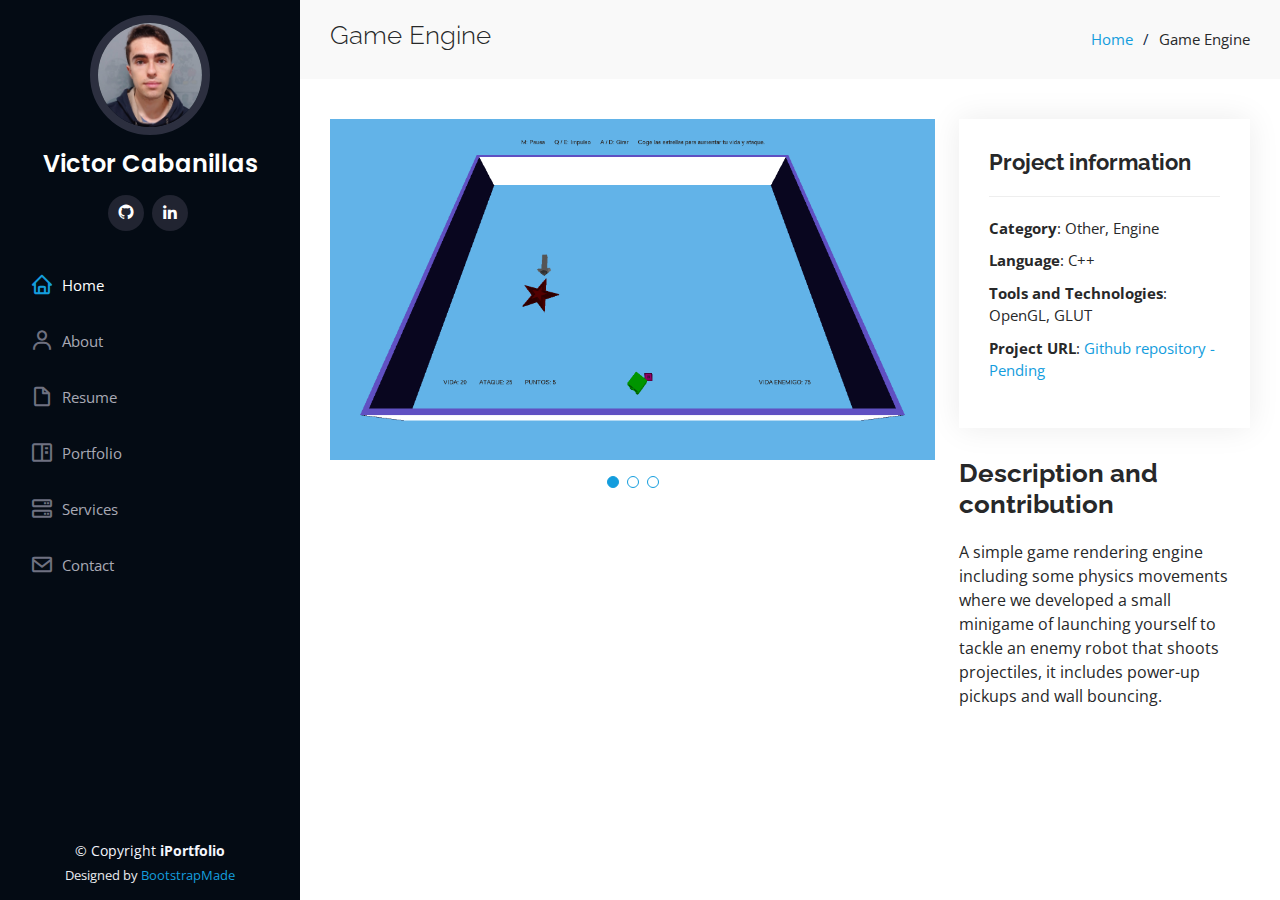
<file: Portfolio-PA.html>
<!DOCTYPE html>
<html lang="en">

<head>
  <meta charset="utf-8">
  <meta content="width=device-width, initial-scale=1.0" name="viewport">

  <title>Game Engine</title>
  <meta content="" name="description">
  <meta content="" name="keywords">

  <!-- Favicons -->
  <link href="assets/img/favicon.png" rel="icon">
  <link href="assets/img/apple-touch-icon.png" rel="apple-touch-icon">

  <!-- Google Fonts -->
  <link href="https://fonts.googleapis.com/css?family=Open+Sans:300,300i,400,400i,600,600i,700,700i|Raleway:300,300i,400,400i,500,500i,600,600i,700,700i|Poppins:300,300i,400,400i,500,500i,600,600i,700,700i" rel="stylesheet">

  <!-- Vendor CSS Files -->
  <link href="assets/vendor/aos/aos.css" rel="stylesheet">
  <link href="assets/vendor/bootstrap/css/bootstrap.min.css" rel="stylesheet">
  <link href="assets/vendor/bootstrap-icons/bootstrap-icons.css" rel="stylesheet">
  <link href="assets/vendor/boxicons/css/boxicons.min.css" rel="stylesheet">
  <link href="assets/vendor/glightbox/css/glightbox.min.css" rel="stylesheet">
  <link href="assets/vendor/swiper/swiper-bundle.min.css" rel="stylesheet">

  <!-- Template Main CSS File -->
  <link href="assets/css/style.css" rel="stylesheet">

  <!-- =======================================================
  * Template Name: iPortfolio
  * Updated: Nov 17 2023 with Bootstrap v5.3.2
  * Template URL: https://bootstrapmade.com/iportfolio-bootstrap-portfolio-websites-template/
  * Author: BootstrapMade.com
  * License: https://bootstrapmade.com/license/
  ======================================================== -->
</head>

<body>

  <!-- ======= Mobile nav toggle button ======= -->
  <i class="bi bi-list mobile-nav-toggle d-xl-none"></i>

  <!-- ======= Header ======= -->
  <header id="header">
    <div class="d-flex flex-column">

      <div class="profile">
        <img src="assets/img/profile-pic.jpg" alt="" class="img-fluid rounded-circle">
        <h1 class="text-light"><a href="index.html">Victor Cabanillas</a></h1>
        <div class="social-links mt-3 text-center">
          <a href="https://github.com/VictorCabanillas/" class="github"><i class="bx bxl-github"></i></a>
          <a href="https://www.linkedin.com/in/victorcabanillassolis/" class="linkedin"><i class="bx bxl-linkedin"></i></a>
        </div>
      </div>

      <nav id="navbar" class="nav-menu navbar">
        <ul>
          <li><a href="index.html" class="nav-link scrollto active"><i class="bx bx-home"></i> <span>Home</span></a></li>
          <li><a href="index.html" class="nav-link scrollto"><i class="bx bx-user"></i> <span>About</span></a></li>
          <li><a href="index.html" class="nav-link scrollto"><i class="bx bx-file-blank"></i> <span>Resume</span></a></li>
          <li><a href="index.html" class="nav-link scrollto"><i class="bx bx-book-content"></i> <span>Portfolio</span></a></li>
          <li><a href="index.html" class="nav-link scrollto"><i class="bx bx-server"></i> <span>Services</span></a></li>
          <li><a href="index.html" class="nav-link scrollto"><i class="bx bx-envelope"></i> <span>Contact</span></a></li>
        </ul>
      </nav><!-- .nav-menu -->
    </div>
  </header><!-- End Header -->

  <main id="main">

    <!-- ======= Breadcrumbs ======= -->
    <section id="breadcrumbs" class="breadcrumbs">
      <div class="container">

        <div class="d-flex justify-content-between align-items-center">
          <h2>Game Engine</h2>
          <ol>
            <li><a href="index.html">Home</a></li>
            <li>Game Engine</li>
          </ol>
        </div>

      </div>
    </section><!-- End Breadcrumbs -->

    <!-- ======= Portfolio Details Section ======= -->
    <section id="portfolio-details" class="portfolio-details">
      <div class="container">

        <div class="row gy-4">

          <div class="col-lg-8">
            <div class="portfolio-details-slider swiper">
              <div class="swiper-wrapper align-items-center">

                <div class="swiper-slide">
                  <img src="assets/img/portfolio/CapturaJuegoPA.PNG" alt="">
                </div>

                <div class="swiper-slide">
                  <img src="assets/img/portfolio/CapturaJuegoPAMenu.PNG" alt="">
                </div>

                <div class="swiper-slide">
                  <img src="assets/img/portfolio/CapturaJuegoPAVictoria.PNG" alt="">
                </div>

              </div>
              <div class="swiper-pagination"></div>
            </div>
          </div>

          <div class="col-lg-4">
            <div class="portfolio-info">
              <h3>Project information</h3>
              <ul>
                <li><strong>Category</strong>: Other, Engine</li>
                <li><strong>Language</strong>: C++</li>
                <li><strong>Tools and Technologies</strong>: OpenGL, GLUT</li>
                <li><strong>Project URL</strong>: <a href="https://github.com/VictorCabanillas/">Github repository - Pending</a></li>
              </ul>
            </div>
            <div class="portfolio-description">
              <h2>Description and contribution</h2>
              <p>
                A simple game rendering engine including some physics movements where we developed a small minigame of launching yourself to tackle an enemy robot that shoots projectiles, it includes power-up pickups and wall bouncing.
              </p>
            </div>
          </div>

        </div>

      </div>
    </section><!-- End Portfolio Details Section -->

  </main><!-- End #main -->

  <!-- ======= Footer ======= -->
  <footer id="footer">
    <div class="container">
      <div class="copyright">
        &copy; Copyright <strong><span>iPortfolio</span></strong>
      </div>
      <div class="credits">
        <!-- All the links in the footer should remain intact. -->
        <!-- You can delete the links only if you purchased the pro version. -->
        <!-- Licensing information: https://bootstrapmade.com/license/ -->
        <!-- Purchase the pro version with working PHP/AJAX contact form: https://bootstrapmade.com/iportfolio-bootstrap-portfolio-websites-template/ -->
        Designed by <a href="https://bootstrapmade.com/">BootstrapMade</a>
      </div>
    </div>
  </footer><!-- End  Footer -->

  <a href="#" class="back-to-top d-flex align-items-center justify-content-center"><i class="bi bi-arrow-up-short"></i></a>

  <!-- Vendor JS Files -->
  <script src="assets/vendor/purecounter/purecounter_vanilla.js"></script>
  <script src="assets/vendor/aos/aos.js"></script>
  <script src="assets/vendor/bootstrap/js/bootstrap.bundle.min.js"></script>
  <script src="assets/vendor/glightbox/js/glightbox.min.js"></script>
  <script src="assets/vendor/isotope-layout/isotope.pkgd.min.js"></script>
  <script src="assets/vendor/swiper/swiper-bundle.min.js"></script>
  <script src="assets/vendor/typed.js/typed.umd.js"></script>
  <script src="assets/vendor/waypoints/noframework.waypoints.js"></script>
  <script src="assets/vendor/php-email-form/validate.js"></script>

  <!-- Template Main JS File -->
  <script src="assets/js/main.js"></script>

</body>

</html>
</file>
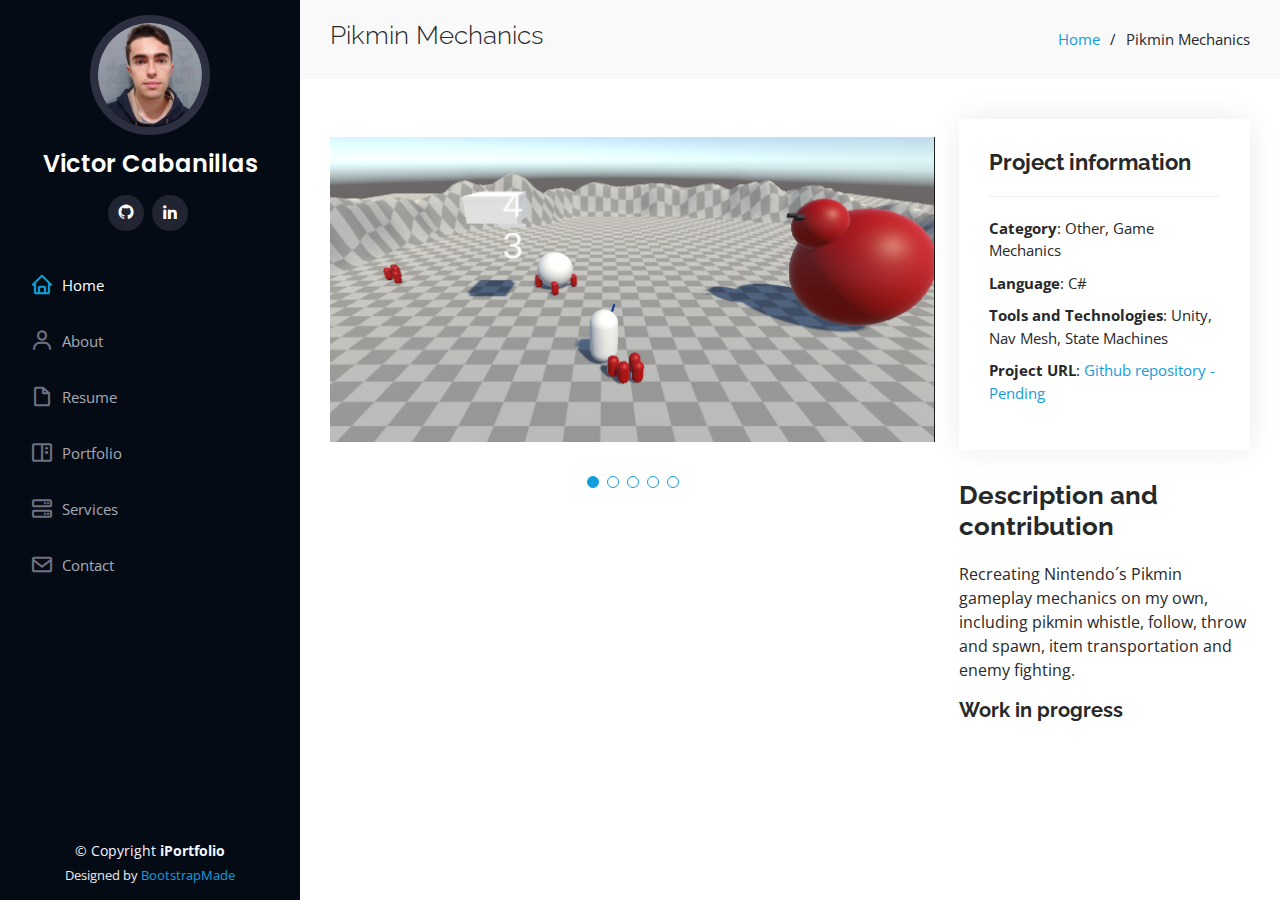
<file: Portfolio-Pikmin.html>
<!DOCTYPE html>
<html lang="en">

<head>
  <meta charset="utf-8">
  <meta content="width=device-width, initial-scale=1.0" name="viewport">

  <title>Pikmin Mechanics</title>
  <meta content="" name="description">
  <meta content="" name="keywords">

  <!-- Favicons -->
  <link href="assets/img/favicon.png" rel="icon">
  <link href="assets/img/apple-touch-icon.png" rel="apple-touch-icon">

  <!-- Google Fonts -->
  <link href="https://fonts.googleapis.com/css?family=Open+Sans:300,300i,400,400i,600,600i,700,700i|Raleway:300,300i,400,400i,500,500i,600,600i,700,700i|Poppins:300,300i,400,400i,500,500i,600,600i,700,700i" rel="stylesheet">

  <!-- Vendor CSS Files -->
  <link href="assets/vendor/aos/aos.css" rel="stylesheet">
  <link href="assets/vendor/bootstrap/css/bootstrap.min.css" rel="stylesheet">
  <link href="assets/vendor/bootstrap-icons/bootstrap-icons.css" rel="stylesheet">
  <link href="assets/vendor/boxicons/css/boxicons.min.css" rel="stylesheet">
  <link href="assets/vendor/glightbox/css/glightbox.min.css" rel="stylesheet">
  <link href="assets/vendor/swiper/swiper-bundle.min.css" rel="stylesheet">

  <!-- Template Main CSS File -->
  <link href="assets/css/style.css" rel="stylesheet">

  <!-- =======================================================
  * Template Name: iPortfolio
  * Updated: Nov 17 2023 with Bootstrap v5.3.2
  * Template URL: https://bootstrapmade.com/iportfolio-bootstrap-portfolio-websites-template/
  * Author: BootstrapMade.com
  * License: https://bootstrapmade.com/license/
  ======================================================== -->
</head>

<body>

  <!-- ======= Mobile nav toggle button ======= -->
  <i class="bi bi-list mobile-nav-toggle d-xl-none"></i>

  <!-- ======= Header ======= -->
  <header id="header">
    <div class="d-flex flex-column">

      <div class="profile">
        <img src="assets/img/profile-pic.jpg" alt="" class="img-fluid rounded-circle">
        <h1 class="text-light"><a href="index.html">Victor Cabanillas</a></h1>
        <div class="social-links mt-3 text-center">
          <a href="https://github.com/VictorCabanillas/" class="github"><i class="bx bxl-github"></i></a>
          <a href="https://www.linkedin.com/in/victorcabanillassolis/" class="linkedin"><i class="bx bxl-linkedin"></i></a>
        </div>
      </div>

      <nav id="navbar" class="nav-menu navbar">
        <ul>
          <li><a href="index.html" class="nav-link scrollto active"><i class="bx bx-home"></i> <span>Home</span></a></li>
          <li><a href="index.html" class="nav-link scrollto"><i class="bx bx-user"></i> <span>About</span></a></li>
          <li><a href="index.html" class="nav-link scrollto"><i class="bx bx-file-blank"></i> <span>Resume</span></a></li>
          <li><a href="index.html" class="nav-link scrollto"><i class="bx bx-book-content"></i> <span>Portfolio</span></a></li>
          <li><a href="index.html" class="nav-link scrollto"><i class="bx bx-server"></i> <span>Services</span></a></li>
          <li><a href="index.html" class="nav-link scrollto"><i class="bx bx-envelope"></i> <span>Contact</span></a></li>
        </ul>
      </nav><!-- .nav-menu -->
    </div>
  </header><!-- End Header -->

  <main id="main">

    <!-- ======= Breadcrumbs ======= -->
    <section id="breadcrumbs" class="breadcrumbs">
      <div class="container">

        <div class="d-flex justify-content-between align-items-center">
          <h2>Pikmin Mechanics</h2>
          <ol>
            <li><a href="index.html">Home</a></li>
            <li>Pikmin Mechanics</li>
          </ol>
        </div>

      </div>
    </section><!-- End Breadcrumbs -->

    <!-- ======= Portfolio Details Section ======= -->
    <section id="portfolio-details" class="portfolio-details">
      <div class="container">

        <div class="row gy-4">

          <div class="col-lg-8">
            <div class="portfolio-details-slider swiper">
              <div class="swiper-wrapper align-items-center">

                <div class="swiper-slide">
                  <img src="assets/img/portfolio/CapturaPikmin.PNG" alt="">
                </div>

                <div class="swiper-slide">
                  <img src="assets/img/portfolio/CapturaPikmin2.PNG" alt="">
                </div>

                <div class="swiper-slide">
                  <img src="assets/img/portfolio/CapturaPikmin3.PNG" alt="">
                </div>

                <div class="swiper-slide">
                  <img src="assets/img/portfolio/CapturaPikmin4.PNG" alt="">
                </div>

                <div class="swiper-slide">
                  <img src="assets/img/portfolio/Pikmin.gif" alt="">
                </div>

              </div>
              <div class="swiper-pagination"></div>
            </div>
          </div>

          <div class="col-lg-4">
            <div class="portfolio-info">
              <h3>Project information</h3>
              <ul>
                <li><strong>Category</strong>: Other, Game Mechanics</li>
                <li><strong>Language</strong>: C#</li>
                <li><strong>Tools and Technologies</strong>: Unity, Nav Mesh, State Machines</li>
                <li><strong>Project URL</strong>: <a href="https://github.com/VictorCabanillas/">Github repository - Pending</a></li>
              </ul>
            </div>
            <div class="portfolio-description">
              <h2>Description and contribution</h2>
              <p>
                Recreating Nintendo´s Pikmin gameplay mechanics on my own, including pikmin whistle, follow, throw and spawn, item transportation and enemy fighting.
              </p>
              <h5><strong>Work in progress</strong></h5>
            </div>
          </div>

        </div>

      </div>
    </section><!-- End Portfolio Details Section -->

  </main><!-- End #main -->

  <!-- ======= Footer ======= -->
  <footer id="footer">
    <div class="container">
      <div class="copyright">
        &copy; Copyright <strong><span>iPortfolio</span></strong>
      </div>
      <div class="credits">
        <!-- All the links in the footer should remain intact. -->
        <!-- You can delete the links only if you purchased the pro version. -->
        <!-- Licensing information: https://bootstrapmade.com/license/ -->
        <!-- Purchase the pro version with working PHP/AJAX contact form: https://bootstrapmade.com/iportfolio-bootstrap-portfolio-websites-template/ -->
        Designed by <a href="https://bootstrapmade.com/">BootstrapMade</a>
      </div>
    </div>
  </footer><!-- End  Footer -->

  <a href="#" class="back-to-top d-flex align-items-center justify-content-center"><i class="bi bi-arrow-up-short"></i></a>

  <!-- Vendor JS Files -->
  <script src="assets/vendor/purecounter/purecounter_vanilla.js"></script>
  <script src="assets/vendor/aos/aos.js"></script>
  <script src="assets/vendor/bootstrap/js/bootstrap.bundle.min.js"></script>
  <script src="assets/vendor/glightbox/js/glightbox.min.js"></script>
  <script src="assets/vendor/isotope-layout/isotope.pkgd.min.js"></script>
  <script src="assets/vendor/swiper/swiper-bundle.min.js"></script>
  <script src="assets/vendor/typed.js/typed.umd.js"></script>
  <script src="assets/vendor/waypoints/noframework.waypoints.js"></script>
  <script src="assets/vendor/php-email-form/validate.js"></script>

  <!-- Template Main JS File -->
  <script src="assets/js/main.js"></script>

</body>

</html>
</file>
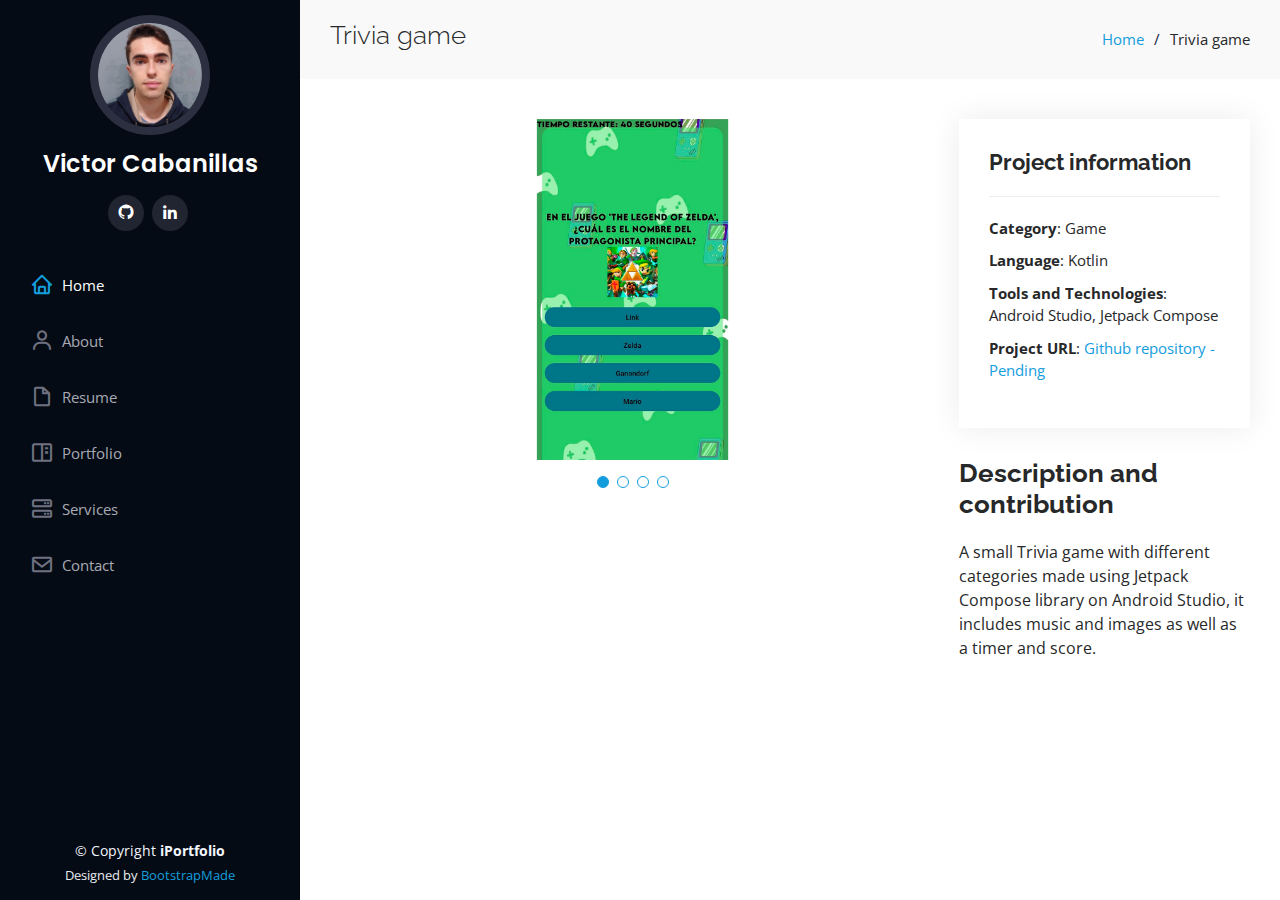
<file: Portfolio-Trivia.html>
<!DOCTYPE html>
<html lang="en">

<head>
  <meta charset="utf-8">
  <meta content="width=device-width, initial-scale=1.0" name="viewport">

  <title>Trivia Game</title>
  <meta content="" name="description">
  <meta content="" name="keywords">

  <!-- Favicons -->
  <link href="assets/img/favicon.png" rel="icon">
  <link href="assets/img/apple-touch-icon.png" rel="apple-touch-icon">

  <!-- Google Fonts -->
  <link href="https://fonts.googleapis.com/css?family=Open+Sans:300,300i,400,400i,600,600i,700,700i|Raleway:300,300i,400,400i,500,500i,600,600i,700,700i|Poppins:300,300i,400,400i,500,500i,600,600i,700,700i" rel="stylesheet">

  <!-- Vendor CSS Files -->
  <link href="assets/vendor/aos/aos.css" rel="stylesheet">
  <link href="assets/vendor/bootstrap/css/bootstrap.min.css" rel="stylesheet">
  <link href="assets/vendor/bootstrap-icons/bootstrap-icons.css" rel="stylesheet">
  <link href="assets/vendor/boxicons/css/boxicons.min.css" rel="stylesheet">
  <link href="assets/vendor/glightbox/css/glightbox.min.css" rel="stylesheet">
  <link href="assets/vendor/swiper/swiper-bundle.min.css" rel="stylesheet">

  <!-- Template Main CSS File -->
  <link href="assets/css/style.css" rel="stylesheet">

  <!-- =======================================================
  * Template Name: iPortfolio
  * Updated: Nov 17 2023 with Bootstrap v5.3.2
  * Template URL: https://bootstrapmade.com/iportfolio-bootstrap-portfolio-websites-template/
  * Author: BootstrapMade.com
  * License: https://bootstrapmade.com/license/
  ======================================================== -->
</head>

<body>

  <!-- ======= Mobile nav toggle button ======= -->
  <i class="bi bi-list mobile-nav-toggle d-xl-none"></i>

  <!-- ======= Header ======= -->
  <header id="header">
    <div class="d-flex flex-column">

      <div class="profile">
        <img src="assets/img/profile-pic.jpg" alt="" class="img-fluid rounded-circle">
        <h1 class="text-light"><a href="index.html">Victor Cabanillas</a></h1>
        <div class="social-links mt-3 text-center">
          <a href="https://github.com/VictorCabanillas/" class="github"><i class="bx bxl-github"></i></a>
          <a href="https://www.linkedin.com/in/victorcabanillassolis/" class="linkedin"><i class="bx bxl-linkedin"></i></a>
        </div>
      </div>

      <nav id="navbar" class="nav-menu navbar">
        <ul>
          <li><a href="index.html" class="nav-link scrollto active"><i class="bx bx-home"></i> <span>Home</span></a></li>
          <li><a href="index.html" class="nav-link scrollto"><i class="bx bx-user"></i> <span>About</span></a></li>
          <li><a href="index.html" class="nav-link scrollto"><i class="bx bx-file-blank"></i> <span>Resume</span></a></li>
          <li><a href="index.html" class="nav-link scrollto"><i class="bx bx-book-content"></i> <span>Portfolio</span></a></li>
          <li><a href="index.html" class="nav-link scrollto"><i class="bx bx-server"></i> <span>Services</span></a></li>
          <li><a href="index.html" class="nav-link scrollto"><i class="bx bx-envelope"></i> <span>Contact</span></a></li>
        </ul>
      </nav><!-- .nav-menu -->
    </div>
  </header><!-- End Header -->

  <main id="main">

    <!-- ======= Breadcrumbs ======= -->
    <section id="breadcrumbs" class="breadcrumbs">
      <div class="container">

        <div class="d-flex justify-content-between align-items-center">
          <h2>Trivia game</h2>
          <ol>
            <li><a href="index.html">Home</a></li>
            <li>Trivia game</li>
          </ol>
        </div>

      </div>
    </section><!-- End Breadcrumbs -->

    <!-- ======= Portfolio Details Section ======= -->
    <section id="portfolio-details" class="portfolio-details">
      <div class="container">

        <div class="row gy-4">

          <div class="col-lg-8">
            <div class="portfolio-details-slider swiper">
              <div class="swiper-wrapper align-items-center">

                <div class="swiper-slide">
                  <img src="assets/img/portfolio/TriviaMoviles.png" alt="">
                </div>

                <div class="swiper-slide">
                  <img src="assets/img/portfolio/TriviaMoviles2.png" alt="">
                </div>

                <div class="swiper-slide">
                  <img src="assets/img/portfolio/TriviaMoviles3.png" alt="">
                </div>

                <div class="swiper-slide">
                  <img src="assets/img/portfolio/TriviaMoviles4.png" alt="">
                </div>

              </div>
              <div class="swiper-pagination"></div>
            </div>
          </div>

          <div class="col-lg-4">
            <div class="portfolio-info">
              <h3>Project information</h3>
              <ul>
                <li><strong>Category</strong>: Game</li>
                <li><strong>Language</strong>: Kotlin</li>
                <li><strong>Tools and Technologies</strong>: Android Studio, Jetpack Compose</li>
                <li><strong>Project URL</strong>: <a href="https://github.com/VictorCabanillas/">Github repository - Pending</a></li>
              </ul>
            </div>
            <div class="portfolio-description">
              <h2>Description and contribution</h2>
              <p>
                A small Trivia game with different categories made using Jetpack Compose library on Android Studio, it includes music and images as well as a timer and score.
              </p>
            </div>
          </div>

        </div>

      </div>
    </section><!-- End Portfolio Details Section -->

  </main><!-- End #main -->

  <!-- ======= Footer ======= -->
  <footer id="footer">
    <div class="container">
      <div class="copyright">
        &copy; Copyright <strong><span>iPortfolio</span></strong>
      </div>
      <div class="credits">
        <!-- All the links in the footer should remain intact. -->
        <!-- You can delete the links only if you purchased the pro version. -->
        <!-- Licensing information: https://bootstrapmade.com/license/ -->
        <!-- Purchase the pro version with working PHP/AJAX contact form: https://bootstrapmade.com/iportfolio-bootstrap-portfolio-websites-template/ -->
        Designed by <a href="https://bootstrapmade.com/">BootstrapMade</a>
      </div>
    </div>
  </footer><!-- End  Footer -->

  <a href="#" class="back-to-top d-flex align-items-center justify-content-center"><i class="bi bi-arrow-up-short"></i></a>

  <!-- Vendor JS Files -->
  <script src="assets/vendor/purecounter/purecounter_vanilla.js"></script>
  <script src="assets/vendor/aos/aos.js"></script>
  <script src="assets/vendor/bootstrap/js/bootstrap.bundle.min.js"></script>
  <script src="assets/vendor/glightbox/js/glightbox.min.js"></script>
  <script src="assets/vendor/isotope-layout/isotope.pkgd.min.js"></script>
  <script src="assets/vendor/swiper/swiper-bundle.min.js"></script>
  <script src="assets/vendor/typed.js/typed.umd.js"></script>
  <script src="assets/vendor/waypoints/noframework.waypoints.js"></script>
  <script src="assets/vendor/php-email-form/validate.js"></script>

  <!-- Template Main JS File -->
  <script src="assets/js/main.js"></script>

</body>

</html>
</file>
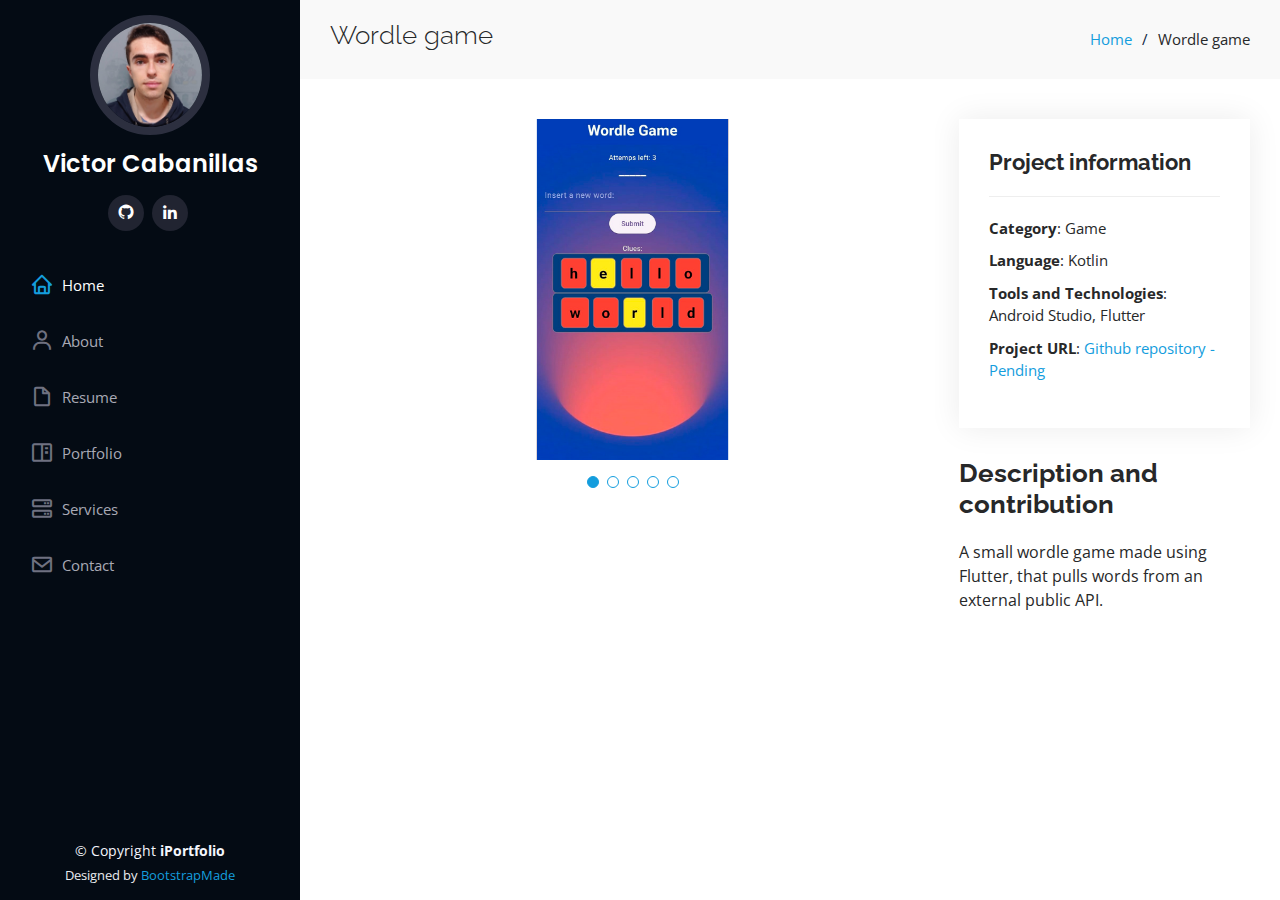
<file: Portfolio-Wordle.html>
<!DOCTYPE html>
<html lang="en">

<head>
  <meta charset="utf-8">
  <meta content="width=device-width, initial-scale=1.0" name="viewport">

  <title>Wordle Game</title>
  <meta content="" name="description">
  <meta content="" name="keywords">

  <!-- Favicons -->
  <link href="assets/img/favicon.png" rel="icon">
  <link href="assets/img/apple-touch-icon.png" rel="apple-touch-icon">

  <!-- Google Fonts -->
  <link href="https://fonts.googleapis.com/css?family=Open+Sans:300,300i,400,400i,600,600i,700,700i|Raleway:300,300i,400,400i,500,500i,600,600i,700,700i|Poppins:300,300i,400,400i,500,500i,600,600i,700,700i" rel="stylesheet">

  <!-- Vendor CSS Files -->
  <link href="assets/vendor/aos/aos.css" rel="stylesheet">
  <link href="assets/vendor/bootstrap/css/bootstrap.min.css" rel="stylesheet">
  <link href="assets/vendor/bootstrap-icons/bootstrap-icons.css" rel="stylesheet">
  <link href="assets/vendor/boxicons/css/boxicons.min.css" rel="stylesheet">
  <link href="assets/vendor/glightbox/css/glightbox.min.css" rel="stylesheet">
  <link href="assets/vendor/swiper/swiper-bundle.min.css" rel="stylesheet">

  <!-- Template Main CSS File -->
  <link href="assets/css/style.css" rel="stylesheet">

  <!-- =======================================================
  * Template Name: iPortfolio
  * Updated: Nov 17 2023 with Bootstrap v5.3.2
  * Template URL: https://bootstrapmade.com/iportfolio-bootstrap-portfolio-websites-template/
  * Author: BootstrapMade.com
  * License: https://bootstrapmade.com/license/
  ======================================================== -->
</head>

<body>

  <!-- ======= Mobile nav toggle button ======= -->
  <i class="bi bi-list mobile-nav-toggle d-xl-none"></i>

  <!-- ======= Header ======= -->
  <header id="header">
    <div class="d-flex flex-column">

      <div class="profile">
        <img src="assets/img/profile-pic.jpg" alt="" class="img-fluid rounded-circle">
        <h1 class="text-light"><a href="index.html">Victor Cabanillas</a></h1>
        <div class="social-links mt-3 text-center">
          <a href="https://github.com/VictorCabanillas/" class="github"><i class="bx bxl-github"></i></a>
          <a href="https://www.linkedin.com/in/victorcabanillassolis/" class="linkedin"><i class="bx bxl-linkedin"></i></a>
        </div>
      </div>

      <nav id="navbar" class="nav-menu navbar">
        <ul>
          <li><a href="index.html" class="nav-link scrollto active"><i class="bx bx-home"></i> <span>Home</span></a></li>
          <li><a href="index.html" class="nav-link scrollto"><i class="bx bx-user"></i> <span>About</span></a></li>
          <li><a href="index.html" class="nav-link scrollto"><i class="bx bx-file-blank"></i> <span>Resume</span></a></li>
          <li><a href="index.html" class="nav-link scrollto"><i class="bx bx-book-content"></i> <span>Portfolio</span></a></li>
          <li><a href="index.html" class="nav-link scrollto"><i class="bx bx-server"></i> <span>Services</span></a></li>
          <li><a href="index.html" class="nav-link scrollto"><i class="bx bx-envelope"></i> <span>Contact</span></a></li>
        </ul>
      </nav><!-- .nav-menu -->
    </div>
  </header><!-- End Header -->

  <main id="main">

    <!-- ======= Breadcrumbs ======= -->
    <section id="breadcrumbs" class="breadcrumbs">
      <div class="container">

        <div class="d-flex justify-content-between align-items-center">
          <h2>Wordle game</h2>
          <ol>
            <li><a href="index.html">Home</a></li>
            <li>Wordle game</li>
          </ol>
        </div>

      </div>
    </section><!-- End Breadcrumbs -->

    <!-- ======= Portfolio Details Section ======= -->
    <section id="portfolio-details" class="portfolio-details">
      <div class="container">

        <div class="row gy-4">

          <div class="col-lg-8">
            <div class="portfolio-details-slider swiper">
              <div class="swiper-wrapper align-items-center">

                <div class="swiper-slide">
                  <img src="assets/img/portfolio/WordleMoviles.png" alt="">
                </div>

                <div class="swiper-slide">
                  <img src="assets/img/portfolio/WordleMoviles2.png" alt="">
                </div>

                <div class="swiper-slide">
                  <img src="assets/img/portfolio/WordleMoviles3.png" alt="">
                </div>

                <div class="swiper-slide">
                  <img src="assets/img/portfolio/WordleMoviles4.png" alt="">
                </div>

                <div class="swiper-slide">
                  <img src="assets/img/portfolio/WordleMoviles5.png" alt="">
                </div>

              </div>
              <div class="swiper-pagination"></div>
            </div>
          </div>

          <div class="col-lg-4">
            <div class="portfolio-info">
              <h3>Project information</h3>
              <ul>
                <li><strong>Category</strong>: Game</li>
                <li><strong>Language</strong>: Kotlin</li>
                <li><strong>Tools and Technologies</strong>: Android Studio, Flutter</li>
                <li><strong>Project URL</strong>: <a href="https://github.com/VictorCabanillas/">Github repository - Pending</a></li>
              </ul>
            </div>
            <div class="portfolio-description">
              <h2>Description and contribution</h2>
              <p>
                A small wordle game made using Flutter, that pulls words from an external public API.
              </p>
            </div>
          </div>

        </div>

      </div>
    </section><!-- End Portfolio Details Section -->

  </main><!-- End #main -->

  <!-- ======= Footer ======= -->
  <footer id="footer">
    <div class="container">
      <div class="copyright">
        &copy; Copyright <strong><span>iPortfolio</span></strong>
      </div>
      <div class="credits">
        <!-- All the links in the footer should remain intact. -->
        <!-- You can delete the links only if you purchased the pro version. -->
        <!-- Licensing information: https://bootstrapmade.com/license/ -->
        <!-- Purchase the pro version with working PHP/AJAX contact form: https://bootstrapmade.com/iportfolio-bootstrap-portfolio-websites-template/ -->
        Designed by <a href="https://bootstrapmade.com/">BootstrapMade</a>
      </div>
    </div>
  </footer><!-- End  Footer -->

  <a href="#" class="back-to-top d-flex align-items-center justify-content-center"><i class="bi bi-arrow-up-short"></i></a>

  <!-- Vendor JS Files -->
  <script src="assets/vendor/purecounter/purecounter_vanilla.js"></script>
  <script src="assets/vendor/aos/aos.js"></script>
  <script src="assets/vendor/bootstrap/js/bootstrap.bundle.min.js"></script>
  <script src="assets/vendor/glightbox/js/glightbox.min.js"></script>
  <script src="assets/vendor/isotope-layout/isotope.pkgd.min.js"></script>
  <script src="assets/vendor/swiper/swiper-bundle.min.js"></script>
  <script src="assets/vendor/typed.js/typed.umd.js"></script>
  <script src="assets/vendor/waypoints/noframework.waypoints.js"></script>
  <script src="assets/vendor/php-email-form/validate.js"></script>

  <!-- Template Main JS File -->
  <script src="assets/js/main.js"></script>

</body>

</html>
</file>
<file: themify-icons.css>
@font-face {
	font-family: 'themify';
	src:url('fonts/themify.eot?-fvbane');
	src:url('fonts/themify.eot?#iefix-fvbane') format('embedded-opentype'),
		url('fonts/themify.woff?-fvbane') format('woff'),
		url('fonts/themify.ttf?-fvbane') format('truetype'),
		url('fonts/themify.svg?-fvbane#themify') format('svg');
	font-weight: normal;
	font-style: normal;
}

[class^="ti-"], [class*=" ti-"] {
	font-family: 'themify';
	speak: none;
	font-style: normal;
	font-weight: normal;
	font-variant: normal;
	text-transform: none;
	line-height: 1;

	/* Better Font Rendering =========== */
	-webkit-font-smoothing: antialiased;
	-moz-osx-font-smoothing: grayscale;
}

.ti-wand:before {
	content: "\e600";
}
.ti-volume:before {
	content: "\e601";
}
.ti-user:before {
	content: "\e602";
}
.ti-unlock:before {
	content: "\e603";
}
.ti-unlink:before {
	content: "\e604";
}
.ti-trash:before {
	content: "\e605";
}
.ti-thought:before {
	content: "\e606";
}
.ti-target:before {
	content: "\e607";
}
.ti-tag:before {
	content: "\e608";
}
.ti-tablet:before {
	content: "\e609";
}
.ti-star:before {
	content: "\e60a";
}
.ti-spray:before {
	content: "\e60b";
}
.ti-signal:before {
	content: "\e60c";
}
.ti-shopping-cart:before {
	content: "\e60d";
}
.ti-shopping-cart-full:before {
	content: "\e60e";
}
.ti-settings:before {
	content: "\e60f";
}
.ti-search:before {
	content: "\e610";
}
.ti-zoom-in:before {
	content: "\e611";
}
.ti-zoom-out:before {
	content: "\e612";
}
.ti-cut:before {
	content: "\e613";
}
.ti-ruler:before {
	content: "\e614";
}
.ti-ruler-pencil:before {
	content: "\e615";
}
.ti-ruler-alt:before {
	content: "\e616";
}
.ti-bookmark:before {
	content: "\e617";
}
.ti-bookmark-alt:before {
	content: "\e618";
}
.ti-reload:before {
	content: "\e619";
}
.ti-plus:before {
	content: "\e61a";
}
.ti-pin:before {
	content: "\e61b";
}
.ti-pencil:before {
	content: "\e61c";
}
.ti-pencil-alt:before {
	content: "\e61d";
}
.ti-paint-roller:before {
	content: "\e61e";
}
.ti-paint-bucket:before {
	content: "\e61f";
}
.ti-na:before {
	content: "\e620";
}
.ti-mobile:before {
	content: "\e621";
}
.ti-minus:before {
	content: "\e622";
}
.ti-medall:before {
	content: "\e623";
}
.ti-medall-alt:before {
	content: "\e624";
}
.ti-marker:before {
	content: "\e625";
}
.ti-marker-alt:before {
	content: "\e626";
}
.ti-arrow-up:before {
	content: "\e627";
}
.ti-arrow-right:before {
	content: "\e628";
}
.ti-arrow-left:before {
	content: "\e629";
}
.ti-arrow-down:before {
	content: "\e62a";
}
.ti-lock:before {
	content: "\e62b";
}
.ti-location-arrow:before {
	content: "\e62c";
}
.ti-link:before {
	content: "\e62d";
}
.ti-layout:before {
	content: "\e62e";
}
.ti-layers:before {
	content: "\e62f";
}
.ti-layers-alt:before {
	content: "\e630";
}
.ti-key:before {
	content: "\e631";
}
.ti-import:before {
	content: "\e632";
}
.ti-image:before {
	content: "\e633";
}
.ti-heart:before {
	content: "\e634";
}
.ti-heart-broken:before {
	content: "\e635";
}
.ti-hand-stop:before {
	content: "\e636";
}
.ti-hand-open:before {
	content: "\e637";
}
.ti-hand-drag:before {
	content: "\e638";
}
.ti-folder:before {
	content: "\e639";
}
.ti-flag:before {
	content: "\e63a";
}
.ti-flag-alt:before {
	content: "\e63b";
}
.ti-flag-alt-2:before {
	content: "\e63c";
}
.ti-eye:before {
	content: "\e63d";
}
.ti-export:before {
	content: "\e63e";
}
.ti-exchange-vertical:before {
	content: "\e63f";
}
.ti-desktop:before {
	content: "\e640";
}
.ti-cup:before {
	content: "\e641";
}
.ti-crown:before {
	content: "\e642";
}
.ti-comments:before {
	content: "\e643";
}
.ti-comment:before {
	content: "\e644";
}
.ti-comment-alt:before {
	content: "\e645";
}
.ti-close:before {
	content: "\e646";
}
.ti-clip:before {
	content: "\e647";
}
.ti-angle-up:before {
	content: "\e648";
}
.ti-angle-right:before {
	content: "\e649";
}
.ti-angle-left:before {
	content: "\e64a";
}
.ti-angle-down:before {
	content: "\e64b";
}
.ti-check:before {
	content: "\e64c";
}
.ti-check-box:before {
	content: "\e64d";
}
.ti-camera:before {
	content: "\e64e";
}
.ti-announcement:before {
	content: "\e64f";
}
.ti-brush:before {
	content: "\e650";
}
.ti-briefcase:before {
	content: "\e651";
}
.ti-bolt:before {
	content: "\e652";
}
.ti-bolt-alt:before {
	content: "\e653";
}
.ti-blackboard:before {
	content: "\e654";
}
.ti-bag:before {
	content: "\e655";
}
.ti-move:before {
	content: "\e656";
}
.ti-arrows-vertical:before {
	content: "\e657";
}
.ti-arrows-horizontal:before {
	content: "\e658";
}
.ti-fullscreen:before {
	content: "\e659";
}
.ti-arrow-top-right:before {
	content: "\e65a";
}
.ti-arrow-top-left:before {
	content: "\e65b";
}
.ti-arrow-circle-up:before {
	content: "\e65c";
}
.ti-arrow-circle-right:before {
	content: "\e65d";
}
.ti-arrow-circle-left:before {
	content: "\e65e";
}
.ti-arrow-circle-down:before {
	content: "\e65f";
}
.ti-angle-double-up:before {
	content: "\e660";
}
.ti-angle-double-right:before {
	content: "\e661";
}
.ti-angle-double-left:before {
	content: "\e662";
}
.ti-angle-double-down:before {
	content: "\e663";
}
.ti-zip:before {
	content: "\e664";
}
.ti-world:before {
	content: "\e665";
}
.ti-wheelchair:before {
	content: "\e666";
}
.ti-view-list:before {
	content: "\e667";
}
.ti-view-list-alt:before {
	content: "\e668";
}
.ti-view-grid:before {
	content: "\e669";
}
.ti-uppercase:before {
	content: "\e66a";
}
.ti-upload:before {
	content: "\e66b";
}
.ti-underline:before {
	content: "\e66c";
}
.ti-truck:before {
	content: "\e66d";
}
.ti-timer:before {
	content: "\e66e";
}
.ti-ticket:before {
	content: "\e66f";
}
.ti-thumb-up:before {
	content: "\e670";
}
.ti-thumb-down:before {
	content: "\e671";
}
.ti-text:before {
	content: "\e672";
}
.ti-stats-up:before {
	content: "\e673";
}
.ti-stats-down:before {
	content: "\e674";
}
.ti-split-v:before {
	content: "\e675";
}
.ti-split-h:before {
	content: "\e676";
}
.ti-smallcap:before {
	content: "\e677";
}
.ti-shine:before {
	content: "\e678";
}
.ti-shift-right:before {
	content: "\e679";
}
.ti-shift-left:before {
	content: "\e67a";
}
.ti-shield:before {
	content: "\e67b";
}
.ti-notepad:before {
	content: "\e67c";
}
.ti-server:before {
	content: "\e67d";
}
.ti-quote-right:before {
	content: "\e67e";
}
.ti-quote-left:before {
	content: "\e67f";
}
.ti-pulse:before {
	content: "\e680";
}
.ti-printer:before {
	content: "\e681";
}
.ti-power-off:before {
	content: "\e682";
}
.ti-plug:before {
	content: "\e683";
}
.ti-pie-chart:before {
	content: "\e684";
}
.ti-paragraph:before {
	content: "\e685";
}
.ti-panel:before {
	content: "\e686";
}
.ti-package:before {
	content: "\e687";
}
.ti-music:before {
	content: "\e688";
}
.ti-music-alt:before {
	content: "\e689";
}
.ti-mouse:before {
	content: "\e68a";
}
.ti-mouse-alt:before {
	content: "\e68b";
}
.ti-money:before {
	content: "\e68c";
}
.ti-microphone:before {
	content: "\e68d";
}
.ti-menu:before {
	content: "\e68e";
}
.ti-menu-alt:before {
	content: "\e68f";
}
.ti-map:before {
	content: "\e690";
}
.ti-map-alt:before {
	content: "\e691";
}
.ti-loop:before {
	content: "\e692";
}
.ti-location-pin:before {
	content: "\e693";
}
.ti-list:before {
	content: "\e694";
}
.ti-light-bulb:before {
	content: "\e695";
}
.ti-Italic:before {
	content: "\e696";
}
.ti-info:before {
	content: "\e697";
}
.ti-infinite:before {
	content: "\e698";
}
.ti-id-badge:before {
	content: "\e699";
}
.ti-hummer:before {
	content: "\e69a";
}
.ti-home:before {
	content: "\e69b";
}
.ti-help:before {
	content: "\e69c";
}
.ti-headphone:before {
	content: "\e69d";
}
.ti-harddrives:before {
	content: "\e69e";
}
.ti-harddrive:before {
	content: "\e69f";
}
.ti-gift:before {
	content: "\e6a0";
}
.ti-game:before {
	content: "\e6a1";
}
.ti-filter:before {
	content: "\e6a2";
}
.ti-files:before {
	content: "\e6a3";
}
.ti-file:before {
	content: "\e6a4";
}
.ti-eraser:before {
	content: "\e6a5";
}
.ti-envelope:before {
	content: "\e6a6";
}
.ti-download:before {
	content: "\e6a7";
}
.ti-direction:before {
	content: "\e6a8";
}
.ti-direction-alt:before {
	content: "\e6a9";
}
.ti-dashboard:before {
	content: "\e6aa";
}
.ti-control-stop:before {
	content: "\e6ab";
}
.ti-control-shuffle:before {
	content: "\e6ac";
}
.ti-control-play:before {
	content: "\e6ad";
}
.ti-control-pause:before {
	content: "\e6ae";
}
.ti-control-forward:before {
	content: "\e6af";
}
.ti-control-backward:before {
	content: "\e6b0";
}
.ti-cloud:before {
	content: "\e6b1";
}
.ti-cloud-up:before {
	content: "\e6b2";
}
.ti-cloud-down:before {
	content: "\e6b3";
}
.ti-clipboard:before {
	content: "\e6b4";
}
.ti-car:before {
	content: "\e6b5";
}
.ti-calendar:before {
	content: "\e6b6";
}
.ti-book:before {
	content: "\e6b7";
}
.ti-bell:before {
	content: "\e6b8";
}
.ti-basketball:before {
	content: "\e6b9";
}
.ti-bar-chart:before {
	content: "\e6ba";
}
.ti-bar-chart-alt:before {
	content: "\e6bb";
}
.ti-back-right:before {
	content: "\e6bc";
}
.ti-back-left:before {
	content: "\e6bd";
}
.ti-arrows-corner:before {
	content: "\e6be";
}
.ti-archive:before {
	content: "\e6bf";
}
.ti-anchor:before {
	content: "\e6c0";
}
.ti-align-right:before {
	content: "\e6c1";
}
.ti-align-left:before {
	content: "\e6c2";
}
.ti-align-justify:before {
	content: "\e6c3";
}
.ti-align-center:before {
	content: "\e6c4";
}
.ti-alert:before {
	content: "\e6c5";
}
.ti-alarm-clock:before {
	content: "\e6c6";
}
.ti-agenda:before {
	content: "\e6c7";
}
.ti-write:before {
	content: "\e6c8";
}
.ti-window:before {
	content: "\e6c9";
}
.ti-widgetized:before {
	content: "\e6ca";
}
.ti-widget:before {
	content: "\e6cb";
}
.ti-widget-alt:before {
	content: "\e6cc";
}
.ti-wallet:before {
	content: "\e6cd";
}
.ti-video-clapper:before {
	content: "\e6ce";
}
.ti-video-camera:before {
	content: "\e6cf";
}
.ti-vector:before {
	content: "\e6d0";
}
.ti-themify-logo:before {
	content: "\e6d1";
}
.ti-themify-favicon:before {
	content: "\e6d2";
}
.ti-themify-favicon-alt:before {
	content: "\e6d3";
}
.ti-support:before {
	content: "\e6d4";
}
.ti-stamp:before {
	content: "\e6d5";
}
.ti-split-v-alt:before {
	content: "\e6d6";
}
.ti-slice:before {
	content: "\e6d7";
}
.ti-shortcode:before {
	content: "\e6d8";
}
.ti-shift-right-alt:before {
	content: "\e6d9";
}
.ti-shift-left-alt:before {
	content: "\e6da";
}
.ti-ruler-alt-2:before {
	content: "\e6db";
}
.ti-receipt:before {
	content: "\e6dc";
}
.ti-pin2:before {
	content: "\e6dd";
}
.ti-pin-alt:before {
	content: "\e6de";
}
.ti-pencil-alt2:before {
	content: "\e6df";
}
.ti-palette:before {
	content: "\e6e0";
}
.ti-more:before {
	content: "\e6e1";
}
.ti-more-alt:before {
	content: "\e6e2";
}
.ti-microphone-alt:before {
	content: "\e6e3";
}
.ti-magnet:before {
	content: "\e6e4";
}
.ti-line-double:before {
	content: "\e6e5";
}
.ti-line-dotted:before {
	content: "\e6e6";
}
.ti-line-dashed:before {
	content: "\e6e7";
}
.ti-layout-width-full:before {
	content: "\e6e8";
}
.ti-layout-width-default:before {
	content: "\e6e9";
}
.ti-layout-width-default-alt:before {
	content: "\e6ea";
}
.ti-layout-tab:before {
	content: "\e6eb";
}
.ti-layout-tab-window:before {
	content: "\e6ec";
}
.ti-layout-tab-v:before {
	content: "\e6ed";
}
.ti-layout-tab-min:before {
	content: "\e6ee";
}
.ti-layout-slider:before {
	content: "\e6ef";
}
.ti-layout-slider-alt:before {
	content: "\e6f0";
}
.ti-layout-sidebar-right:before {
	content: "\e6f1";
}
.ti-layout-sidebar-none:before {
	content: "\e6f2";
}
.ti-layout-sidebar-left:before {
	content: "\e6f3";
}
.ti-layout-placeholder:before {
	content: "\e6f4";
}
.ti-layout-menu:before {
	content: "\e6f5";
}
.ti-layout-menu-v:before {
	content: "\e6f6";
}
.ti-layout-menu-separated:before {
	content: "\e6f7";
}
.ti-layout-menu-full:before {
	content: "\e6f8";
}
.ti-layout-media-right-alt:before {
	content: "\e6f9";
}
.ti-layout-media-right:before {
	content: "\e6fa";
}
.ti-layout-media-overlay:before {
	content: "\e6fb";
}
.ti-layout-media-overlay-alt:before {
	content: "\e6fc";
}
.ti-layout-media-overlay-alt-2:before {
	content: "\e6fd";
}
.ti-layout-media-left-alt:before {
	content: "\e6fe";
}
.ti-layout-media-left:before {
	content: "\e6ff";
}
.ti-layout-media-center-alt:before {
	content: "\e700";
}
.ti-layout-media-center:before {
	content: "\e701";
}
.ti-layout-list-thumb:before {
	content: "\e702";
}
.ti-layout-list-thumb-alt:before {
	content: "\e703";
}
.ti-layout-list-post:before {
	content: "\e704";
}
.ti-layout-list-large-image:before {
	content: "\e705";
}
.ti-layout-line-solid:before {
	content: "\e706";
}
.ti-layout-grid4:before {
	content: "\e707";
}
.ti-layout-grid3:before {
	content: "\e708";
}
.ti-layout-grid2:before {
	content: "\e709";
}
.ti-layout-grid2-thumb:before {
	content: "\e70a";
}
.ti-layout-cta-right:before {
	content: "\e70b";
}
.ti-layout-cta-left:before {
	content: "\e70c";
}
.ti-layout-cta-center:before {
	content: "\e70d";
}
.ti-layout-cta-btn-right:before {
	content: "\e70e";
}
.ti-layout-cta-btn-left:before {
	content: "\e70f";
}
.ti-layout-column4:before {
	content: "\e710";
}
.ti-layout-column3:before {
	content: "\e711";
}
.ti-layout-column2:before {
	content: "\e712";
}
.ti-layout-accordion-separated:before {
	content: "\e713";
}
.ti-layout-accordion-merged:before {
	content: "\e714";
}
.ti-layout-accordion-list:before {
	content: "\e715";
}
.ti-ink-pen:before {
	content: "\e716";
}
.ti-info-alt:before {
	content: "\e717";
}
.ti-help-alt:before {
	content: "\e718";
}
.ti-headphone-alt:before {
	content: "\e719";
}
.ti-hand-point-up:before {
	content: "\e71a";
}
.ti-hand-point-right:before {
	content: "\e71b";
}
.ti-hand-point-left:before {
	content: "\e71c";
}
.ti-hand-point-down:before {
	content: "\e71d";
}
.ti-gallery:before {
	content: "\e71e";
}
.ti-face-smile:before {
	content: "\e71f";
}
.ti-face-sad:before {
	content: "\e720";
}
.ti-credit-card:before {
	content: "\e721";
}
.ti-control-skip-forward:before {
	content: "\e722";
}
.ti-control-skip-backward:before {
	content: "\e723";
}
.ti-control-record:before {
	content: "\e724";
}
.ti-control-eject:before {
	content: "\e725";
}
.ti-comments-smiley:before {
	content: "\e726";
}
.ti-brush-alt:before {
	content: "\e727";
}
.ti-youtube:before {
	content: "\e728";
}
.ti-vimeo:before {
	content: "\e729";
}
.ti-twitter:before {
	content: "\e72a";
}
.ti-time:before {
	content: "\e72b";
}
.ti-tumblr:before {
	content: "\e72c";
}
.ti-skype:before {
	content: "\e72d";
}
.ti-share:before {
	content: "\e72e";
}
.ti-share-alt:before {
	content: "\e72f";
}
.ti-rocket:before {
	content: "\e730";
}
.ti-pinterest:before {
	content: "\e731";
}
.ti-new-window:before {
	content: "\e732";
}
.ti-microsoft:before {
	content: "\e733";
}
.ti-list-ol:before {
	content: "\e734";
}
.ti-linkedin:before {
	content: "\e735";
}
.ti-layout-sidebar-2:before {
	content: "\e736";
}
.ti-layout-grid4-alt:before {
	content: "\e737";
}
.ti-layout-grid3-alt:before {
	content: "\e738";
}
.ti-layout-grid2-alt:before {
	content: "\e739";
}
.ti-layout-column4-alt:before {
	content: "\e73a";
}
.ti-layout-column3-alt:before {
	content: "\e73b";
}
.ti-layout-column2-alt:before {
	content: "\e73c";
}
.ti-instagram:before {
	content: "\e73d";
}
.ti-google:before {
	content: "\e73e";
}
.ti-github:before {
	content: "\e73f";
}
.ti-flickr:before {
	content: "\e740";
}
.ti-facebook:before {
	content: "\e741";
}
.ti-dropbox:before {
	content: "\e742";
}
.ti-dribbble:before {
	content: "\e743";
}
.ti-apple:before {
	content: "\e744";
}
.ti-android:before {
	content: "\e745";
}
.ti-save:before {
	content: "\e746";
}
.ti-save-alt:before {
	content: "\e747";
}
.ti-yahoo:before {
	content: "\e748";
}
.ti-wordpress:before {
	content: "\e749";
}
.ti-vimeo-alt:before {
	content: "\e74a";
}
.ti-twitter-alt:before {
	content: "\e74b";
}
.ti-tumblr-alt:before {
	content: "\e74c";
}
.ti-trello:before {
	content: "\e74d";
}
.ti-stack-overflow:before {
	content: "\e74e";
}
.ti-soundcloud:before {
	content: "\e74f";
}
.ti-sharethis:before {
	content: "\e750";
}
.ti-sharethis-alt:before {
	content: "\e751";
}
.ti-reddit:before {
	content: "\e752";
}
.ti-pinterest-alt:before {
	content: "\e753";
}
.ti-microsoft-alt:before {
	content: "\e754";
}
.ti-linux:before {
	content: "\e755";
}
.ti-jsfiddle:before {
	content: "\e756";
}
.ti-joomla:before {
	content: "\e757";
}
.ti-html5:before {
	content: "\e758";
}
.ti-flickr-alt:before {
	content: "\e759";
}
.ti-email:before {
	content: "\e75a";
}
.ti-drupal:before {
	content: "\e75b";
}
.ti-dropbox-alt:before {
	content: "\e75c";
}
.ti-css3:before {
	content: "\e75d";
}
.ti-rss:before {
	content: "\e75e";
}
.ti-rss-alt:before {
	content: "\e75f";
}
</file>
<file: CustomCSS.css>
.btn-rounded {
    border-radius: 100px;
}

.contacts {
    display: inline-block;
    margin: 0;
    padding: 0;
}
</file>
<file: assets/css/style.css>
/**
* Template Name: iPortfolio
* Updated: Nov 17 2023 with Bootstrap v5.3.2
* Template URL: https://bootstrapmade.com/iportfolio-bootstrap-portfolio-websites-template/
* Author: BootstrapMade.com
* License: https://bootstrapmade.com/license/
*/

/*--------------------------------------------------------------
# General
--------------------------------------------------------------*/
body {
  font-family: "Open Sans", sans-serif;
  color: #272829;
}

a {
  color: #149ddd;
  text-decoration: none;
}

a:hover {
  color: #37b3ed;
  text-decoration: none;
}

h1,
h2,
h3,
h4,
h5,
h6 {
  font-family: "Raleway", sans-serif;
}

/*--------------------------------------------------------------
# Back to top button
--------------------------------------------------------------*/
.back-to-top {
  position: fixed;
  visibility: hidden;
  opacity: 0;
  right: 15px;
  bottom: 15px;
  z-index: 996;
  background: #149ddd;
  width: 40px;
  height: 40px;
  border-radius: 50px;
  transition: all 0.4s;
}

.back-to-top i {
  font-size: 28px;
  color: #fff;
  line-height: 0;
}

.back-to-top:hover {
  background: #2eafec;
  color: #fff;
}

.back-to-top.active {
  visibility: visible;
  opacity: 1;
}

/*--------------------------------------------------------------
# Header
--------------------------------------------------------------*/
#header {
  position: fixed;
  top: 0;
  left: 0;
  bottom: 0;
  width: 300px;
  transition: all ease-in-out 0.5s;
  z-index: 9997;
  transition: all 0.5s;
  padding: 0 15px;
  background: #040b14;
  overflow-y: auto;
}

#header .profile img {
  margin: 15px auto;
  display: block;
  width: 120px;
  border: 8px solid #2c2f3f;
}

#header .profile h1 {
  font-size: 24px;
  margin: 0;
  padding: 0;
  font-weight: 600;
  -moz-text-align-last: center;
  text-align-last: center;
  font-family: "Poppins", sans-serif;
}

#header .profile h1 a,
#header .profile h1 a:hover {
  color: #fff;
  text-decoration: none;
}

#header .profile .social-links a {
  font-size: 18px;
  display: inline-block;
  background: #212431;
  color: #fff;
  line-height: 1;
  padding: 8px 0;
  margin-right: 4px;
  border-radius: 50%;
  text-align: center;
  width: 36px;
  height: 36px;
  transition: 0.3s;
}

#header .profile .social-links a:hover {
  background: #149ddd;
  color: #fff;
  text-decoration: none;
}

#main {
  margin-left: 300px;
}

.container,
.container-fluid {
  padding-left: 30px;
  padding-right: 30px;
}

@media (max-width: 1199px) {
  #header {
    left: -300px;
  }

  #main {
    margin-left: 0;
  }

  .container,
  .container-fluid {
    padding-left: 12px;
    padding-right: 12px;
  }
}

/*--------------------------------------------------------------
# Navigation Menu
--------------------------------------------------------------*/
/* Desktop Navigation */
.nav-menu {
  padding: 30px 0 0 0;
}

.nav-menu * {
  margin: 0;
  padding: 0;
  list-style: none;
}

.nav-menu>ul>li {
  position: relative;
  white-space: nowrap;
}

.nav-menu a,
.nav-menu a:focus {
  display: flex;
  align-items: center;
  color: #a8a9b4;
  padding: 12px 15px;
  margin-bottom: 8px;
  transition: 0.3s;
  font-size: 15px;
}

.nav-menu a i,
.nav-menu a:focus i {
  font-size: 24px;
  padding-right: 8px;
  color: #6f7180;
}

.nav-menu a:hover,
.nav-menu .active,
.nav-menu .active:focus,
.nav-menu li:hover>a {
  text-decoration: none;
  color: #fff;
}

.nav-menu a:hover i,
.nav-menu .active i,
.nav-menu .active:focus i,
.nav-menu li:hover>a i {
  color: #149ddd;
}

/* Mobile Navigation */
.mobile-nav-toggle {
  position: fixed;
  right: 15px;
  top: 15px;
  z-index: 9998;
  border: 0;
  font-size: 24px;
  transition: all 0.4s;
  outline: none !important;
  background-color: #149ddd;
  color: #fff;
  width: 40px;
  height: 40px;
  display: inline-flex;
  align-items: center;
  justify-content: center;
  line-height: 0;
  border-radius: 50px;
  cursor: pointer;
}

.mobile-nav-active {
  overflow: hidden;
}

.mobile-nav-active #header {
  left: 0;
}

/*--------------------------------------------------------------
# Hero Section
--------------------------------------------------------------*/
#hero {
  width: 100%;
  height: 100vh;
  background: url("../img/hero-bg.jpg") top center;
  background-size: cover;
}

#hero:before {
  content: "";
  background: rgba(5, 13, 24, 0.3);
  position: absolute;
  bottom: 0;
  top: 0;
  left: 0;
  right: 0;
  z-index: 1;
}

#hero .hero-container {
  position: relative;
  z-index: 2;
  min-width: 300px;
}

#hero h1 {
  margin: 0 0 10px 0;
  font-size: 64px;
  font-weight: 700;
  line-height: 56px;
  color: #fff;
}

#hero p {
  color: #fff;
  margin-bottom: 50px;
  font-size: 26px;
  font-family: "Poppins", sans-serif;
}

#hero p span {
  color: #fff;
  padding-bottom: 4px;
  letter-spacing: 1px;
  border-bottom: 3px solid #149ddd;
}

@media (min-width: 1024px) {
  #hero {
    background-attachment: fixed;
  }
}

@media (max-width: 768px) {
  #hero h1 {
    font-size: 28px;
    line-height: 36px;
  }

  #hero h2 {
    font-size: 18px;
    line-height: 24px;
    margin-bottom: 30px;
  }
}

/*--------------------------------------------------------------
# Sections General
--------------------------------------------------------------*/
section {
  padding: 60px 0;
  overflow: hidden;
}

.section-bg {
  background: #f5f8fd;
}

.section-title {
  padding-bottom: 30px;
}

.section-title h2 {
  font-size: 32px;
  font-weight: bold;
  margin-bottom: 20px;
  padding-bottom: 20px;
  position: relative;
  color: #173b6c;
}

.section-title h2::after {
  content: "";
  position: absolute;
  display: block;
  width: 50px;
  height: 3px;
  background: #149ddd;
  bottom: 0;
  left: 0;
}

.section-title p {
  margin-bottom: 0;
}

/*--------------------------------------------------------------
# About
--------------------------------------------------------------*/
.about .content h3 {
  font-weight: 700;
  font-size: 26px;
  color: #173b6c;
}

.about .content ul {
  list-style: none;
  padding: 0;
}

.about .content ul li {
  margin-bottom: 20px;
  display: flex;
  align-items: center;
}

.about .content ul strong {
  margin-right: 10px;
}

.about .content ul i {
  font-size: 16px;
  margin-right: 5px;
  color: #149ddd;
  line-height: 0;
}

.about .content p:last-child {
  margin-bottom: 0;
}

/*--------------------------------------------------------------
# Facts
--------------------------------------------------------------*/
.facts {
  padding-bottom: 30px;
}

.facts .count-box {
  padding: 30px;
  width: 100%;
}

.facts .count-box i {
  display: block;
  font-size: 44px;
  color: #149ddd;
  float: left;
  line-height: 0;
}

.facts .count-box span {
  font-size: 48px;
  line-height: 40px;
  display: block;
  font-weight: 700;
  color: #050d18;
  margin-left: 60px;
}

.facts .count-box p {
  padding: 15px 0 0 0;
  margin: 0 0 0 60px;
  font-family: "Raleway", sans-serif;
  font-size: 14px;
  color: #122f57;
}

.facts .count-box a {
  font-weight: 600;
  display: block;
  margin-top: 20px;
  color: #122f57;
  font-size: 15px;
  font-family: "Poppins", sans-serif;
  transition: ease-in-out 0.3s;
}

.facts .count-box a:hover {
  color: #1f5297;
}

/*--------------------------------------------------------------
# Akills
--------------------------------------------------------------*/
.skills .progress {
  height: 60px;
  display: block;
  background: none;
  border-radius: 0;
}

.skills .progress .skill {
  padding: 0;
  margin: 0 0 6px 0;
  text-transform: uppercase;
  display: block;
  font-weight: 600;
  font-family: "Poppins", sans-serif;
  color: #050d18;
}

.skills .progress .skill .val {
  float: right;
  font-style: normal;
}

.skills .progress-bar-wrap {
  background: #dce8f8;
  height: 10px;
}

.skills .progress-bar {
  width: 1px;
  height: 10px;
  transition: 0.9s;
  background-color: #149ddd;
}

/*--------------------------------------------------------------
# Resume
--------------------------------------------------------------*/
.resume .resume-title {
  font-size: 26px;
  font-weight: 700;
  margin-top: 20px;
  margin-bottom: 20px;
  color: #050d18;
}

.resume .resume-item {
  padding: 0 0 20px 20px;
  margin-top: -2px;
  border-left: 2px solid #1f5297;
  position: relative;
}

.resume .resume-item h4 {
  line-height: 18px;
  font-size: 18px;
  font-weight: 600;
  text-transform: uppercase;
  font-family: "Poppins", sans-serif;
  color: #050d18;
  margin-bottom: 10px;
}

.resume .resume-item h5 {
  font-size: 16px;
  background: #e4edf9;
  padding: 5px 15px;
  display: inline-block;
  font-weight: 600;
  margin-bottom: 10px;
}

.resume .resume-item ul {
  padding-left: 20px;
}

.resume .resume-item ul li {
  padding-bottom: 10px;
}

.resume .resume-item:last-child {
  padding-bottom: 0;
}

.resume .resume-item::before {
  content: "";
  position: absolute;
  width: 16px;
  height: 16px;
  border-radius: 50px;
  left: -9px;
  top: 0;
  background: #fff;
  border: 2px solid #1f5297;
}

/*--------------------------------------------------------------
# Portfolio
--------------------------------------------------------------*/
.portfolio .portfolio-item {
  margin-bottom: 30px;
}

.portfolio #portfolio-flters {
  padding: 0;
  margin: 0 auto 35px auto;
  list-style: none;
  text-align: center;
  background: #fff;
  border-radius: 50px;
  padding: 2px 15px;
}

.portfolio #portfolio-flters li {
  cursor: pointer;
  display: inline-block;
  padding: 10px 15px 8px 15px;
  font-size: 14px;
  font-weight: 600;
  line-height: 1;
  text-transform: uppercase;
  color: #272829;
  margin-bottom: 5px;
  transition: all 0.3s ease-in-out;
}

.portfolio #portfolio-flters li:hover,
.portfolio #portfolio-flters li.filter-active {
  color: #149ddd;
}

.portfolio #portfolio-flters li:last-child {
  margin-right: 0;
}

.portfolio .portfolio-wrap {
  transition: 0.3s;
  position: relative;
  overflow: hidden;
  z-index: 1;
}

.portfolio .portfolio-wrap::before {
  content: "";
  background: rgba(255, 255, 255, 0.5);
  position: absolute;
  left: 0;
  right: 0;
  top: 0;
  bottom: 0;
  transition: all ease-in-out 0.3s;
  z-index: 2;
  opacity: 0;
}

.portfolio .portfolio-wrap .portfolio-links {
  opacity: 1;
  left: 0;
  right: 0;
  bottom: -60px;
  z-index: 3;
  position: absolute;
  transition: all ease-in-out 0.3s;
  display: flex;
  justify-content: center;
}

.portfolio .portfolio-wrap .portfolio-links a {
  color: #fff;
  font-size: 28px;
  text-align: center;
  background: rgba(20, 157, 221, 0.75);
  transition: 0.3s;
  width: 50%;
}

.portfolio .portfolio-wrap .portfolio-links a:hover {
  background: rgba(20, 157, 221, 0.95);
}

.portfolio .portfolio-wrap .portfolio-links a+a {
  border-left: 1px solid #37b3ed;
}

.portfolio .portfolio-wrap:hover::before {
  top: 0;
  left: 0;
  right: 0;
  bottom: 0;
  opacity: 1;
}

.portfolio .portfolio-wrap:hover .portfolio-links {
  opacity: 1;
  bottom: 0;
}

/*--------------------------------------------------------------
# Portfolio Details
--------------------------------------------------------------*/
.portfolio-details {
  padding-top: 40px;
}

.portfolio-details .portfolio-details-slider img {
  width: 100%;
}

.portfolio-details .portfolio-details-slider .swiper-pagination {
  margin-top: 20px;
  position: relative;
}

.portfolio-details .portfolio-details-slider .swiper-pagination .swiper-pagination-bullet {
  width: 12px;
  height: 12px;
  background-color: #fff;
  opacity: 1;
  border: 1px solid #149ddd;
}

.portfolio-details .portfolio-details-slider .swiper-pagination .swiper-pagination-bullet-active {
  background-color: #149ddd;
}

.portfolio-details .portfolio-info {
  padding: 30px;
  box-shadow: 0px 0 30px rgba(5, 13, 24, 0.08);
}

.portfolio-details .portfolio-info h3 {
  font-size: 22px;
  font-weight: 700;
  margin-bottom: 20px;
  padding-bottom: 20px;
  border-bottom: 1px solid #eee;
}

.portfolio-details .portfolio-info ul {
  list-style: none;
  padding: 0;
  font-size: 15px;
}

.portfolio-details .portfolio-info ul li+li {
  margin-top: 10px;
}

.portfolio-details .portfolio-description {
  padding-top: 30px;
}

.portfolio-details .portfolio-description h2 {
  font-size: 26px;
  font-weight: 700;
  margin-bottom: 20px;
}

.portfolio-details .portfolio-description p {
  padding: 0;
}

/*--------------------------------------------------------------
# Services
--------------------------------------------------------------*/
.services .icon-box {
  margin-bottom: 20px;
}

.services .icon {
  float: left;
  display: flex;
  align-items: center;
  justify-content: center;
  width: 54px;
  height: 54px;
  background: #149ddd;
  border-radius: 50%;
  transition: 0.5s;
  border: 1px solid #149ddd;
}

.services .icon i {
  color: #fff;
  font-size: 24px;
  line-height: 0;
}

.services .icon-box:hover .icon {
  background: #fff;
}

.services .icon-box:hover .icon i {
  color: #149ddd;
}

.services .title {
  margin-left: 80px;
  font-weight: 700;
  margin-bottom: 15px;
  font-size: 18px;
}

.services .title a {
  color: #343a40;
}

.services .title a:hover {
  color: #149ddd;
}

.services .description {
  margin-left: 80px;
  line-height: 24px;
  font-size: 14px;
}

/*--------------------------------------------------------------
# Testimonials
--------------------------------------------------------------*/
.testimonials .testimonials-carousel,
.testimonials .testimonials-slider {
  overflow: hidden;
}

.testimonials .testimonial-item {
  box-sizing: content-box;
  text-align: center;
  min-height: 320px;
}

.testimonials .testimonial-item .testimonial-img {
  width: 90px;
  border-radius: 50%;
  margin: 0 auto;
}

.testimonials .testimonial-item h3 {
  font-size: 18px;
  font-weight: bold;
  margin: 10px 0 5px 0;
  color: #111;
}

.testimonials .testimonial-item h4 {
  font-size: 14px;
  color: #999;
  margin: 0;
}

.testimonials .testimonial-item .quote-icon-left,
.testimonials .testimonial-item .quote-icon-right {
  color: #c3e8fa;
  font-size: 26px;
}

.testimonials .testimonial-item .quote-icon-left {
  display: inline-block;
  left: -5px;
  position: relative;
}

.testimonials .testimonial-item .quote-icon-right {
  display: inline-block;
  right: -5px;
  position: relative;
  top: 10px;
}

.testimonials .testimonial-item p {
  font-style: italic;
  margin: 0 15px 15px 15px;
  padding: 20px;
  background: #fff;
  position: relative;
  margin-bottom: 35px;
  border-radius: 6px;
  box-shadow: 0px 2px 15px rgba(0, 0, 0, 0.1);
}

.testimonials .testimonial-item p::after {
  content: "";
  width: 0;
  height: 0;
  border-top: 20px solid #fff;
  border-right: 20px solid transparent;
  border-left: 20px solid transparent;
  position: absolute;
  bottom: -20px;
  left: calc(50% - 20px);
}

.testimonials .swiper-pagination {
  margin-top: 20px;
  position: relative;
}

.testimonials .swiper-pagination .swiper-pagination-bullet {
  width: 12px;
  height: 12px;
  background-color: #fff;
  opacity: 1;
  border: 1px solid #149ddd;
}

.testimonials .swiper-pagination .swiper-pagination-bullet-active {
  background-color: #149ddd;
}

/*--------------------------------------------------------------
# Contact
--------------------------------------------------------------*/
.contact {
  padding-bottom: 130px;
}

.contact .info {
  padding: 30px;
  background: #fff;
  width: 100%;
  box-shadow: 0 0 24px 0 rgba(0, 0, 0, 0.12);
}

.contact .info i {
  font-size: 20px;
  color: #149ddd;
  float: left;
  width: 44px;
  height: 44px;
  background: #dff3fc;
  display: flex;
  justify-content: center;
  align-items: center;
  border-radius: 50px;
  transition: all 0.3s ease-in-out;
}

.contact .info h4 {
  padding: 0 0 0 60px;
  font-size: 22px;
  font-weight: 600;
  margin-bottom: 5px;
  color: #050d18;
}

.contact .info p {
  padding: 0 0 10px 60px;
  margin-bottom: 20px;
  font-size: 14px;
  color: #173b6c;
}

.contact .info .email p {
  padding-top: 5px;
}

.contact .info .social-links {
  padding-left: 60px;
}

.contact .info .social-links a {
  font-size: 18px;
  display: inline-block;
  background: #333;
  color: #fff;
  line-height: 1;
  padding: 8px 0;
  border-radius: 50%;
  text-align: center;
  width: 36px;
  height: 36px;
  transition: 0.3s;
  margin-right: 10px;
}

.contact .info .social-links a:hover {
  background: #149ddd;
  color: #fff;
}

.contact .info .email:hover i,
.contact .info .address:hover i,
.contact .info .phone:hover i {
  background: #149ddd;
  color: #fff;
}

.contact .php-email-form {
  width: 100%;
  padding: 30px;
  background: #fff;
  box-shadow: 0 0 24px 0 rgba(0, 0, 0, 0.12);
}

.contact .php-email-form .form-group {
  padding-bottom: 8px;
}

.contact .php-email-form .validate {
  display: none;
  color: red;
  margin: 0 0 15px 0;
  font-weight: 400;
  font-size: 13px;
}

.contact .php-email-form .error-message {
  display: none;
  color: #fff;
  background: #ed3c0d;
  text-align: left;
  padding: 15px;
  font-weight: 600;
}

.contact .php-email-form .error-message br+br {
  margin-top: 25px;
}

.contact .php-email-form .sent-message {
  display: none;
  color: #fff;
  background: #18d26e;
  text-align: center;
  padding: 15px;
  font-weight: 600;
}

.contact .php-email-form .loading {
  display: none;
  background: #fff;
  text-align: center;
  padding: 15px;
}

.contact .php-email-form .loading:before {
  content: "";
  display: inline-block;
  border-radius: 50%;
  width: 24px;
  height: 24px;
  margin: 0 10px -6px 0;
  border: 3px solid #18d26e;
  border-top-color: #eee;
  animation: animate-loading 1s linear infinite;
}

.contact .php-email-form .form-group {
  margin-bottom: 15px;
}

.contact .php-email-form label {
  padding-bottom: 8px;
}

.contact .php-email-form input,
.contact .php-email-form textarea {
  border-radius: 0;
  box-shadow: none;
  font-size: 14px;
}

.contact .php-email-form input {
  height: 44px;
}

.contact .php-email-form textarea {
  padding: 10px 15px;
}

.contact .php-email-form button[type=submit] {
  background: #149ddd;
  border: 0;
  padding: 10px 24px;
  color: #fff;
  transition: 0.4s;
  border-radius: 4px;
}

.contact .php-email-form button[type=submit]:hover {
  background: #37b3ed;
}

@keyframes animate-loading {
  0% {
    transform: rotate(0deg);
  }

  100% {
    transform: rotate(360deg);
  }
}

/*--------------------------------------------------------------
# Breadcrumbs
--------------------------------------------------------------*/
.breadcrumbs {
  padding: 20px 0;
  background: #f9f9f9;
}

.breadcrumbs h2 {
  font-size: 26px;
  font-weight: 300;
}

.breadcrumbs ol {
  display: flex;
  flex-wrap: wrap;
  list-style: none;
  padding: 0;
  margin: 0;
  font-size: 15px;
}

.breadcrumbs ol li+li {
  padding-left: 10px;
}

.breadcrumbs ol li+li::before {
  display: inline-block;
  padding-right: 10px;
  color: #0e2442;
  content: "/";
}

@media (max-width: 768px) {
  .breadcrumbs .d-flex {
    display: block !important;
  }

  .breadcrumbs ol {
    display: block;
  }

  .breadcrumbs ol li {
    display: inline-block;
  }
}

/*--------------------------------------------------------------
# Footer
--------------------------------------------------------------*/
#footer {
  padding: 15px;
  color: #f4f6fd;
  font-size: 14px;
  position: fixed;
  left: 0;
  bottom: 0;
  width: 300px;
  z-index: 9999;
  background: #040b14;
}

#footer .copyright {
  text-align: center;
}

#footer .credits {
  padding-top: 5px;
  text-align: center;
  font-size: 13px;
  color: #eaebf0;
}

@media (max-width: 1199px) {
  #footer {
    position: static;
    width: auto;
    padding-right: 20px 15px;
  }
}
</file>
